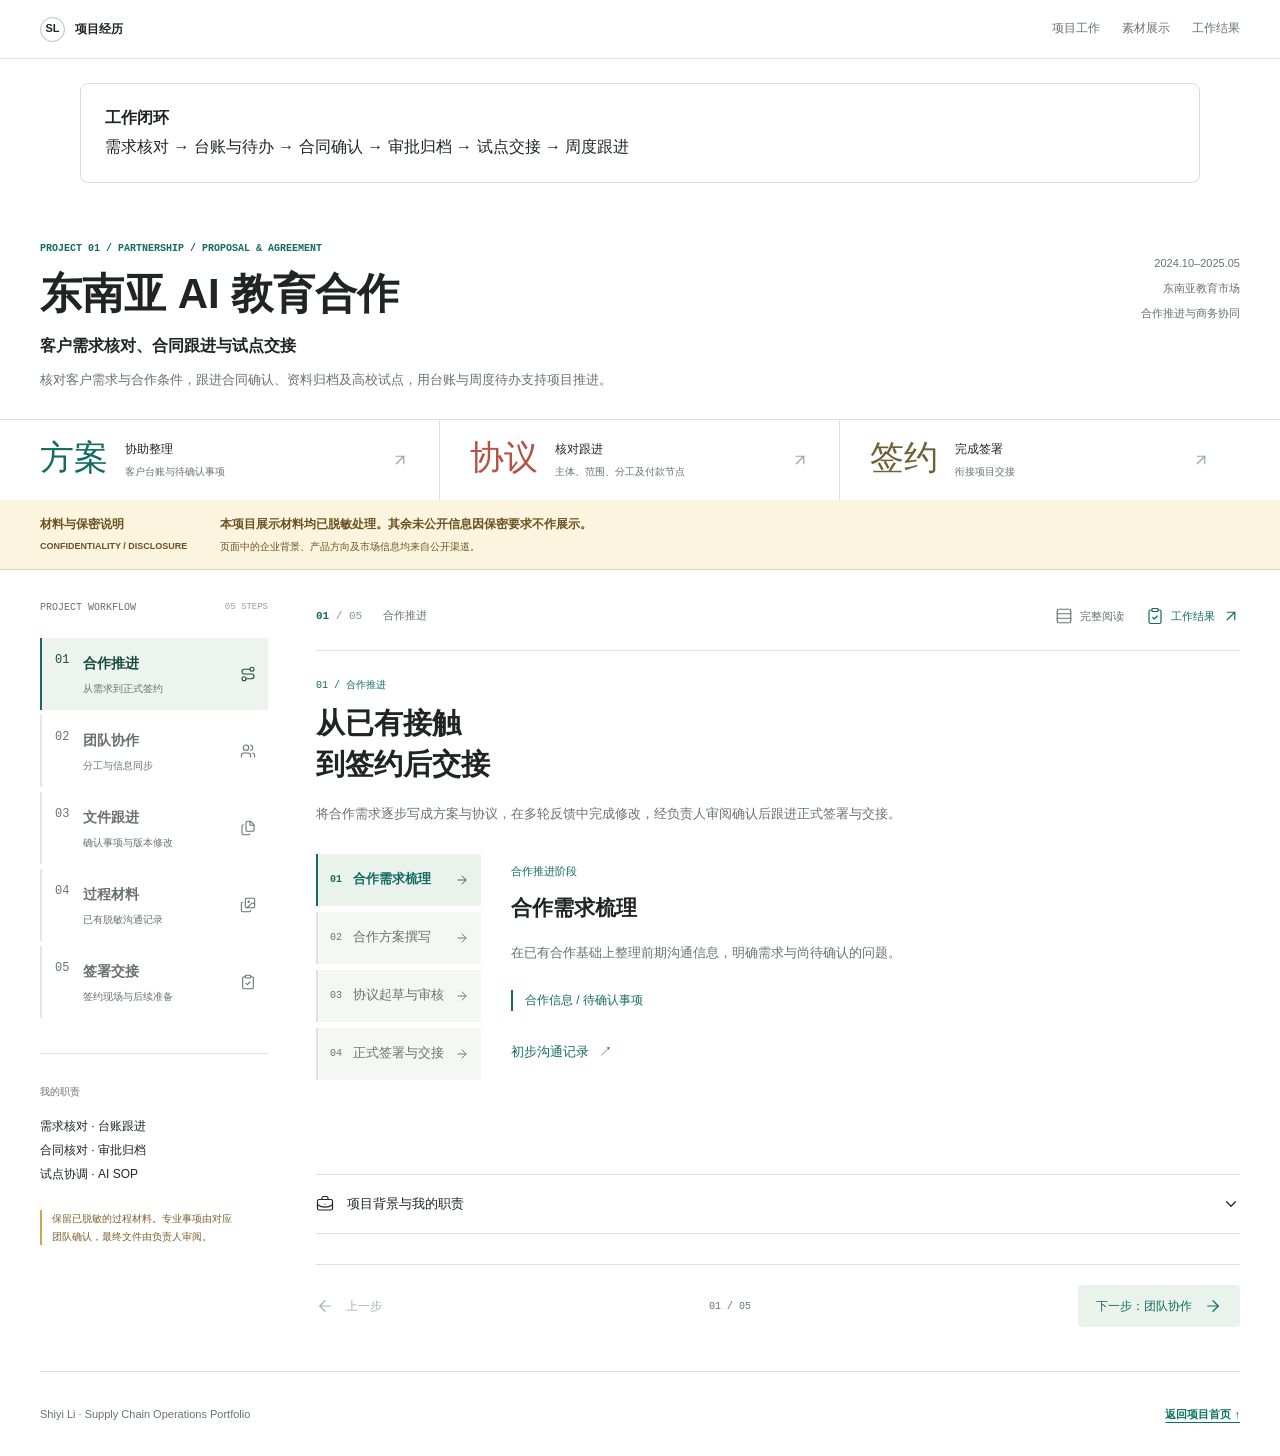
<file: docs/projects/ai-education-partnership/case_study.html>
<!doctype html>
<html lang="zh-CN">
<head>
  <meta charset="UTF-8">
  <meta name="viewport" content="width=device-width, initial-scale=1">
  <meta name="description" content="东南亚 AI 教育产品战略合作推进：协助撰写合作方案及协议初稿，经负责人审阅后跟进签署与交接。展示已脱敏过程材料及签约现场照片。">
  <title>AI 教育产品客户跟进与项目协调 | Shiyi Li</title>
  <style>
    :root {
      --ink: #202e2a; --forest: #163c32; --green: #08765d; --blue: #245bd0;
      --pink: #b23768; --gold: #996014; --yellow: #ffe083; --muted: #5c6c66;
      --line: #d8e1dc; --soft: #f3f6f4; --paper: #fff;
    }
    * { box-sizing: border-box; }
    html { scroll-behavior: smooth; scroll-padding-top: 88px; }
    body { margin: 0; color: var(--ink); background: var(--paper); font: 16px/1.75 Inter, -apple-system, BlinkMacSystemFont, "Segoe UI", "PingFang SC", "Microsoft YaHei", sans-serif; letter-spacing: 0; }
    h1, h2, h3, h4, p, figure { margin: 0; }
    h1, h2, h3, h4 { line-height: 1.4; letter-spacing: 0; text-wrap: balance; }
    p { overflow-wrap: anywhere; }
    a { color: inherit; text-underline-offset: 4px; }
    img { display: block; max-width: 100%; height: auto; }
    button { font: inherit; cursor: pointer; touch-action: manipulation; }
    button, a { -webkit-tap-highlight-color: transparent; }
    [hidden] { display: none !important; }
    :focus-visible { outline: 3px solid var(--pink); outline-offset: 5px; }
    .mono { font-family: "SFMono-Regular", Consolas, monospace; font-variant-numeric: tabular-nums; }
    .wrap { width: min(1180px, calc(100% - 64px)); margin-inline: auto; }
    .skip-link { position: fixed; z-index: 100; top: 8px; left: 12px; transform: translateY(-150%); padding: 8px 12px; background: #fff; }
    .skip-link:focus { transform: none; }
    .topbar { position: sticky; top: 0; z-index: 30; min-height: 64px; display: flex; align-items: center; justify-content: space-between; gap: 24px; padding: 0 max(32px, calc((100% - 1180px) / 2)); background: #163c32fa; color: #fff; border-bottom: 1px solid #ffffff26; }
    .brand { display: inline-flex; align-items: center; gap: 10px; text-decoration: none; font-size: 13px; font-weight: 700; white-space: nowrap; }
    .brand-mark { display: grid; place-items: center; width: 28px; height: 28px; border: 1px solid #ffffff80; border-radius: 50%; font-size: 11px; }
    .topnav { display: flex; gap: 22px; overflow: auto; scrollbar-width: none; }
    .topnav::-webkit-scrollbar { display: none; }
    .topnav a { display: inline-flex; align-items: center; flex-shrink: 0; min-height: 44px; color: #d1e2da; font-size: 12px; text-decoration: none; border-bottom: 2px solid transparent; }
    .topnav a:hover, .topnav a[aria-current="location"] { color: #fff; border-bottom-color: var(--yellow); }
    .topnav .privacy-link { color: var(--yellow); font-weight: 750; }
    .hero { position: relative; isolation: isolate; color: #fff; background: var(--forest); }
    .hero::before { content: ""; position: absolute; inset: 0; z-index: -1; background: linear-gradient(90deg, #102b24fa 0%, #102b24ec 43%, #102b2460 75%, #102b2438 100%), url("../../works/covers/ai-partnership.jpg") center / cover no-repeat; }
    .hero-inner { padding-block: 64px 54px; }
    .eyebrow { color: #ffdf8a; font-size: 11px; font-weight: 750; margin-bottom: 22px; }
    h1 { max-width: 790px; font-size: 56px; font-weight: 850; line-height: 1.22; }
    .hero-copy { max-width: 630px; margin-top: 25px; color: #e2eee7; font-size: 17px; line-height: 1.9; }
    .hero-meta { display: flex; flex-wrap: wrap; gap: 8px 24px; margin-top: 30px; color: #e0e9e3; font-size: 12px; }
    .hero-meta span { padding-left: 10px; border-left: 2px solid #ffdf8a; }
    .hero-foot { display: flex; justify-content: space-between; align-items: center; gap: 24px; margin-top: 38px; padding-top: 20px; border-top: 1px solid #ffffff40; }
    .hero-foot p { color: #d1e2da; font-size: 12px; }
    .hero-foot a { display: inline-flex; gap: 18px; align-items: center; min-height: 44px; color: #ffdf8a; font-size: 13px; font-weight: 700; text-decoration: none; }
    .confidential { background: var(--yellow); color: #362807; border-bottom: 1px solid #d9b759; scroll-margin-top: 0; }
    .confidential-inner { display: grid; grid-template-columns: 220px 1fr; gap: 40px; padding-block: 25px; align-items: center; }
    .confidential-label { display: block; font-size: 19px; line-height: 1.4; }
    .confidential-label small { display: block; margin-top: 7px; font-size: 10px; font-weight: 650; }
    .confidential-copy strong { display: block; font-size: 16px; }
    .confidential-copy p { margin-top: 5px; font-size: 12px; }
    .band { border-bottom: 1px solid var(--line); }
    .band.soft { background: var(--soft); }
    .section { padding-block: 76px; scroll-margin-top: 16px; }
    .section-head { display: grid; grid-template-columns: minmax(0, .85fr) minmax(0, 1.15fr); align-items: start; gap: 70px; margin-bottom: 36px; }
    .index { margin-bottom: 12px; color: var(--green); font-size: 11px; font-weight: 750; }
    h2 { font-size: 36px; font-weight: 800; }
    h3 { font-size: 21px; }
    .section-intro { padding-top: 3px; font-size: 15px; color: var(--muted); line-height: 1.95; }
    .section-intro p + p { margin-top: 12px; }
    .work-grid { display: grid; grid-template-columns: repeat(4, minmax(0, 1fr)); gap: 26px; }
    .work-item { --accent: var(--green); padding-top: 24px; border-top: 3px solid var(--accent); }
    .work-item:nth-child(2) { --accent: var(--blue); }
    .work-item:nth-child(3) { --accent: var(--pink); }
    .work-item:nth-child(4) { --accent: var(--gold); }
    .work-number { display: block; color: var(--accent); font: 42px/1.1 "SFMono-Regular", Consolas, monospace; margin-bottom: 19px; }
    .work-item p { margin-top: 12px; font-size: 13px; color: var(--muted); }
    .timeline { display: grid; grid-template-columns: repeat(4, minmax(0, 1fr)); gap: 22px; padding: 0; margin: 0; list-style: none; }
    .stage { --accent: var(--green); position: relative; min-width: 0; padding-top: 29px; }
    .stage:nth-child(2) { --accent: var(--blue); }
    .stage:nth-child(3) { --accent: var(--pink); }
    .stage:nth-child(4) { --accent: var(--gold); }
    .stage::before { content: ""; position: absolute; top: 0; left: 0; right: -22px; height: 3px; background: var(--accent); }
    .stage:last-child::before { right: 0; }
    .stage:not(:last-child)::after { content: "→"; position: absolute; top: -18px; right: -18px; color: var(--accent); background: var(--soft); font-size: 23px; padding-inline: 4px; }
    .stage-top { display: flex; align-items: center; justify-content: space-between; gap: 14px; color: var(--accent); }
    .stage-top strong { font: 48px/1 "SFMono-Regular", Consolas, monospace; }
    .stage-top span { font-size: 10px; font-weight: 750; }
    .stage h3 { font-size: 20px; margin-top: 22px; min-height: 57px; }
    .stage p { min-height: 80px; margin-top: 12px; color: var(--muted); font-size: 13px; }
    .stage-output { min-height: 88px; padding-block: 17px; margin-top: 16px; border-top: 1px solid var(--line); }
    .stage-output small { display: block; font-size: 10px; color: var(--muted); margin-bottom: 5px; }
    .stage-output strong { display: block; font-size: 12px; font-weight: 650; }
    .stage a { display: inline-flex; min-height: 44px; align-items: center; gap: 14px; font-size: 12px; color: var(--accent); text-decoration: none; border-bottom: 1px solid currentColor; }
    .stage a:hover { background: #e5ece8; }
    .collaboration-map { display: grid; grid-template-columns: minmax(0, .8fr) minmax(0, 1fr) minmax(0, 1.25fr); gap: 62px; align-items: center; padding-block: 24px; }
    .partner { position: relative; border-block: 2px solid var(--blue); padding-block: 27px; }
    .map-label { display: block; color: var(--blue); font-size: 10px; font-weight: 750; margin-bottom: 14px; }
    .partner h3 { font-size: 24px; }
    .partner p { color: var(--muted); font-size: 13px; margin-top: 12px; }
    .partner::after { content: "⇄"; position: absolute; right: -46px; top: 50%; transform: translateY(-50%); color: var(--green); font-size: 25px; }
    .my-role { position: relative; padding: 30px 26px; background: var(--forest); color: #fff; border-radius: 4px; }
    .my-role .map-label { color: #a7e6c8; }
    .my-role h3 { font-size: 25px; line-height: 1.5; }
    .my-role ul { list-style: none; margin: 22px 0 0; padding: 0; color: #d8e9df; font-size: 13px; }
    .my-role li { padding-block: 8px; border-top: 1px solid #ffffff2b; }
    .my-role::after { content: ""; position: absolute; width: 31px; height: 1px; right: -31px; top: 50%; background: #95aea0; }
    .teams { display: grid; gap: 12px; position: relative; }
    .teams::before { content: ""; position: absolute; left: -32px; top: 47px; bottom: 47px; border-left: 1px solid #95aea0; }
    .team { --accent: var(--blue); position: relative; display: grid; grid-template-columns: 35px 1fr; gap: 12px; min-height: 94px; align-items: center; padding: 15px 18px; background: var(--soft); border-left: 3px solid var(--accent); }
    .team:nth-child(2) { --accent: var(--green); }
    .team:nth-child(3) { --accent: var(--pink); }
    .team:nth-child(4) { --accent: var(--gold); }
    .team::before { content: ""; position: absolute; left: -32px; width: 29px; top: 50%; height: 1px; background: #95aea0; }
    .team > span { color: var(--accent); font-size: 12px; }
    .team h4 { font-size: 15px; }
    .team p { color: var(--muted); font-size: 12px; margin-top: 4px; }
    .map-note { margin-top: 22px; padding-top: 19px; border-top: 1px solid var(--line); color: var(--muted); font-size: 12px; }
    .followup-table { border-top: 2px solid var(--ink); }
    .followup-row { display: grid; grid-template-columns: .65fr 1.2fr 1.15fr; gap: 36px; align-items: baseline; padding: 23px 0; border-bottom: 1px solid var(--line); }
    .followup-row.header { padding-block: 12px; font-size: 11px; color: var(--muted); }
    .followup-row h3 { font-size: 16px; }
    .followup-row h3 span { font-size: 11px; color: var(--green); margin-right: 10px; }
    .followup-row p { font-size: 13px; color: var(--muted); }
    .followup-row p:last-child { color: var(--ink); }
    .followup-label { display: none; }
    .records { display: grid; grid-template-columns: repeat(3, minmax(0, 1fr)); gap: 30px; margin-top: 32px; }
    .record { padding-top: 16px; border-top: 3px solid var(--green); }
    .record:nth-child(2) { border-top-color: var(--blue); }
    .record:nth-child(3) { border-top-color: var(--pink); }
    .record h4 { font-size: 15px; }
    .record p { margin-top: 7px; font-size: 12px; color: var(--muted); }
    .evidence-notice { display: flex; align-items: baseline; gap: 24px; padding: 17px 22px; margin-bottom: 32px; color: #362807; background: var(--yellow); border-left: 4px solid #ae790b; }
    .evidence-notice strong { flex-shrink: 0; font-size: 14px; }
    .evidence-notice p { font-size: 12px; }
    .evidence-grid { display: grid; grid-template-columns: repeat(6, minmax(0, 1fr)); gap: 38px 26px; }
    .evidence { grid-column: span 2; min-width: 0; scroll-margin-top: 108px; }
    .evidence:nth-child(-n+2) { grid-column: span 3; }
    .evidence:target { outline: 3px solid var(--green); outline-offset: 10px; }
    .evidence-heading { display: flex; align-items: baseline; justify-content: space-between; gap: 12px; padding-bottom: 12px; }
    .evidence-heading span { font-size: 12px; color: var(--green); font-weight: 750; }
    .evidence-heading time { font-size: 11px; color: var(--muted); }
    .evidence-frame { display: block; position: relative; aspect-ratio: 4 / 3; overflow: hidden; background: #eef0ef; border: 1px solid var(--line); cursor: zoom-in; }
    .evidence:nth-child(-n+2) .evidence-frame { aspect-ratio: 1.9 / 1; }
    .evidence-frame img { width: 100%; height: 100%; object-fit: contain; }
    .evidence-frame:hover { outline: 3px solid var(--green); outline-offset: -3px; }
    .evidence figcaption { margin-top: 16px; padding-top: 15px; border-top: 1px solid var(--line); }
    .evidence figcaption strong { display: block; font-size: 16px; }
    .evidence figcaption p { font-size: 12px; color: var(--muted); margin-top: 7px; }
    .outcomes-band { color: #fff; background: var(--forest); }
    .outcomes-band .index { color: #a7e6c8; }
    .outcomes-band .section-intro { color: #d1e2d9; }
    .outcome-grid { display: grid; grid-template-columns: repeat(3, minmax(0, 1fr)); border-block: 1px solid #ffffff42; }
    .outcome { padding: 30px 28px; }
    .outcome:first-child { padding-left: 0; }
    .outcome + .outcome { border-left: 1px solid #ffffff42; }
    .outcome span { font-size: 10px; color: #ffdf8a; }
    .outcome h3 { font-size: 23px; margin-top: 26px; }
    .outcome p { font-size: 13px; margin-top: 12px; color: #d1e2d9; }
    .signing-evidence { width: min(820px, 100%); margin: 32px auto 0; }
    .signing-evidence .evidence-frame { aspect-ratio: 1188 / 573; border-color: #ffffff42; }
    .signing-evidence figcaption { padding-top: 14px; }
    .signing-evidence figcaption strong { font-size: 16px; }
    .signing-evidence figcaption p { margin-top: 4px; color: #d1e2d9; font-size: 13px; }
    .contribution { display: flex; gap: 26px; margin-top: 30px; align-items: baseline; }
    .contribution strong { flex-shrink: 0; color: #ffdf8a; font-size: 13px; }
    .contribution p { color: #d1e2d9; font-size: 13px; }
    .footer { padding-block: 26px; color: var(--muted); font-size: 11px; }
    .footer .wrap { display: flex; align-items: center; justify-content: space-between; gap: 20px; }
    .footer a { display: inline-flex; align-items: center; min-height: 44px; color: var(--green); font-weight: 700; }
    .lightbox { width: min(1320px, calc(100% - 40px)); max-width: none; height: min(920px, calc(100dvh - 40px)); max-height: none; margin: auto; padding: 0; border: 1px solid #ffffff4a; border-radius: 6px; background: #172a23; color: #fff; }
    .lightbox::backdrop { background: #081510e8; }
    .lightbox[open] { display: grid; grid-template-rows: auto auto minmax(0, 1fr) auto; }
    .lightbox-head { display: flex; align-items: center; justify-content: space-between; gap: 18px; padding: 12px 18px; }
    .lightbox-head h2 { font-size: 16px; }
    .icon-button { display: grid; place-items: center; width: 44px; height: 44px; flex-shrink: 0; padding: 0; border: 1px solid #ffffff55; border-radius: 4px; background: transparent; color: #fff; font-size: 25px; }
    .icon-button:hover:not(:disabled) { background: #ffffff20; }
    .icon-button:disabled { opacity: .3; cursor: default; }
    .lightbox-disclosure { padding: 8px 18px; color: #362807; background: var(--yellow); font-size: 12px; font-weight: 650; }
    .lightbox-visual { min-height: 0; display: grid; place-items: center; padding: 14px; }
    .lightbox-visual img { width: 100%; height: 100%; min-height: 0; object-fit: contain; }
    .lightbox-footer { display: grid; grid-template-columns: 44px minmax(0, 1fr) 44px; gap: 18px; align-items: center; padding: 12px 18px; border-top: 1px solid #ffffff30; }
    .lightbox-caption { min-width: 0; text-align: center; }
    .lightbox-caption p { color: #d1e2d9; font-size: 12px; }
    .lightbox-caption a { display: inline-flex; align-items: center; min-height: 32px; font-size: 11px; color: #ffdf8a; }
    @media (max-width: 1000px) {
      h1 { font-size: 48px; max-width: 720px; } h2 { font-size: 32px; }
      .topnav { gap: 16px; } .brand { font-size: 12px; }
      .section-head { gap: 36px; }
      .confidential-inner { grid-template-columns: 190px 1fr; gap: 26px; }
      .work-grid { gap: 22px; } .work-item h3 { font-size: 19px; }
      .timeline { gap: 18px; } .stage::before { right: -18px; }
      .stage h3 { font-size: 18px; min-height: 51px; } .stage p { min-height: 104px; }
      .collaboration-map { gap: 42px; } .partner::after { right: -34px; }
      .my-role { padding: 24px 20px; } .my-role h3 { font-size: 22px; }
      .my-role::after { right: -21px; width: 21px; } .teams::before { left: -22px; }
      .team { padding-inline: 14px; grid-template-columns: 24px 1fr; gap: 8px; }
      .team::before { width: 19px; left: -22px; }
      .evidence-grid { gap: 30px 22px; } .evidence { grid-column: span 3; }
      .outcome h3 { font-size: 21px; } .outcome { padding-inline: 20px; }
    }
    @media (max-width: 760px) {
      html { scroll-padding-top: 104px; }
      .wrap { width: calc(100% - 36px); }
      .topbar { flex-direction: column; align-items: stretch; gap: 0; padding: 12px 18px 0; }
      .brand { font-size: 12px; } .brand-mark { width: 24px; height: 24px; }
      .topnav { width: 100%; gap: 21px; } .topnav a { font-size: 11px; }
      .hero-inner { padding-block: 38px 28px; }
      .hero::before { background-image: linear-gradient(90deg, #102b24ef 0%, #102b24e0 50%, #102b2490 100%), url("../../works/covers/ai-partnership.jpg"); background-position: center, 62% center; }
      h1 { font-size: 34px; line-height: 1.3; }
      .eyebrow { font-size: 10px; margin-bottom: 16px; }
      .hero-copy { font-size: 14px; margin-top: 20px; }
      .hero-meta { margin-top: 20px; gap: 8px 18px; font-size: 10px; }
      .hero-foot { margin-top: 25px; padding-top: 12px; gap: 16px; }
      .hero-foot p { max-width: 190px; font-size: 10px; } .hero-foot a { font-size: 11px; gap: 8px; flex-shrink: 0; }
      .confidential-inner { grid-template-columns: 1fr; padding-block: 21px; gap: 12px; }
      .confidential-label { font-size: 18px; }
      .confidential-label small { display: none; }
      .confidential-copy strong { font-size: 14px; } .confidential-copy p { font-size: 11px; }
      .section { padding-block: 50px; }
      .section-head { grid-template-columns: 1fr; gap: 18px; margin-bottom: 28px; }
      .section-intro { font-size: 14px; } h2 { font-size: 29px; }
      .index { font-size: 10px; margin-bottom: 10px; }
      .work-grid { grid-template-columns: repeat(2, minmax(0, 1fr)); gap: 28px 24px; }
      .work-item { padding-top: 17px; } .work-number { font-size: 33px; margin-bottom: 12px; }
      .work-item h3 { font-size: 19px; } .work-item p { font-size: 12px; margin-top: 8px; }
      .timeline { grid-template-columns: 1fr; gap: 0; }
      .stage { padding: 0 0 30px 63px; margin-left: 9px; border-left: 2px solid var(--accent); }
      .stage:last-child { padding-bottom: 0; }
      .stage::before { display: none; }
      .stage:not(:last-child)::after { content: "↓"; left: -11px; right: auto; top: auto; bottom: 5px; padding: 0; font-size: 22px; }
      .stage-top strong { position: absolute; left: 15px; top: 3px; font-size: 25px; }
      .stage-top span { font-size: 10px; }
      .stage h3 { margin-top: 7px; font-size: 20px; min-height: 0; }
      .stage p { min-height: 0; margin-top: 10px; font-size: 13px; }
      .stage-output { min-height: 0; padding-block: 12px 0; margin-top: 12px; }
      .stage a { margin-top: 8px; font-size: 11px; }
      .collaboration-map { grid-template-columns: 1fr; gap: 38px; padding: 0; }
      .partner { padding-block: 19px; } .partner h3 { font-size: 23px; }
      .map-label { margin-bottom: 10px; }
      .partner::after { content: "↕"; top: auto; bottom: -36px; left: 28px; right: auto; transform: none; }
      .my-role { padding: 24px; } .my-role h3 { font-size: 24px; }
      .my-role h3 br { display: none; }
      .my-role ul { display: flex; flex-wrap: wrap; gap: 8px 22px; margin-top: 15px; }
      .my-role li { font-size: 12px; }
      .my-role::after { top: 100%; right: auto; left: 40px; width: 1px; height: 38px; }
      .teams { margin-left: 62px; }
      .teams::before { top: 0; left: -22px; bottom: 47px; }
      .team { grid-template-columns: 25px 1fr; min-height: 94px; padding: 15px 13px; }
      .team h4 { font-size: 14px; } .team p { font-size: 11px; }
      .map-note { margin-top: 25px; font-size: 11px; }
      .followup-row { grid-template-columns: 1fr; gap: 10px; padding-block: 22px; }
      .followup-row.header { display: none; }
      .followup-row p { display: grid; grid-template-columns: 68px 1fr; gap: 15px; font-size: 12px; }
      .followup-label { display: inline; color: var(--muted); font-size: 11px; }
      .records { grid-template-columns: 1fr; gap: 20px; }
      .record { display: grid; grid-template-columns: 100px 1fr; gap: 18px; }
      .record h4 { font-size: 14px; } .record p { margin: 0; }
      .evidence-notice { display: block; padding: 15px 17px; margin-bottom: 27px; }
      .evidence-notice p { margin-top: 6px; font-size: 11px; }
      .evidence-grid { grid-template-columns: 1fr; gap: 30px; }
      .evidence, .evidence:nth-child(-n+2) { grid-column: auto; }
      .evidence-heading { padding-bottom: 9px; }
      .evidence figcaption { margin-top: 12px; padding-top: 12px; }
      .outcome-grid { grid-template-columns: 1fr; }
      .outcome, .outcome:first-child { padding: 23px 0; }
      .outcome + .outcome { border-left: 0; border-top: 1px solid #ffffff42; }
      .outcome h3 { margin-top: 10px; font-size: 23px; } .outcome p { margin-top: 8px; }
      .contribution { display: block; margin-top: 25px; } .contribution p { margin-top: 10px; font-size: 12px; }
      .footer .wrap { flex-direction: column; align-items: flex-start; gap: 5px; }
      .lightbox { width: calc(100% - 16px); height: calc(100dvh - 24px); }
      .lightbox-head { padding: 10px 12px; gap: 12px; } .lightbox-head h2 { font-size: 14px; }
      .lightbox-disclosure { padding: 8px 12px; font-size: 11px; }
      .lightbox-visual { padding: 8px; }
      .lightbox-footer { gap: 10px; padding: 12px; } .lightbox-caption p { font-size: 11px; }
    }
    @media (prefers-reduced-motion: reduce) { html { scroll-behavior: auto; } }
  </style>
  <link rel="stylesheet" href="../ai-news-dashboard/case-study-workspace.css">
  <link rel="stylesheet" href="../project-workspace.css">
  <link rel="stylesheet" href="../market-workspace.css">
</head>
<body>
  <a class="skip-link" href="#overview">跳至项目内容</a>
  <header class="topbar">
    <a class="brand" href="../../index.html" aria-label="返回作品集首页"><span class="brand-mark">SL</span><span>Shiyi Li · Supply Chain Operations</span></a>
    <nav class="topnav" aria-label="页面导航">
      <a href="#overview">我的工作</a><a href="#journey">推进路径</a><a href="#collaboration">团队协作</a><a href="#evidence">过程材料</a><a href="#outcome">项目结果</a><a class="privacy-link" href="#confidential">保密说明</a>
    </nav>
  </header>
  <main><div class="case-loop" style="max-width:1120px;margin:24px auto;padding:20px 24px;border:1px solid #61747b44;border-radius:8px;line-height:1.8"><strong>工作闭环</strong><p>需求核对 → 台账与待办 → 合同确认 → 审批归档 → 试点交接 → 周度跟进</p></div>
    <section class="hero" aria-labelledby="project-title">
      <div class="wrap hero-inner">
        <p class="eyebrow">PROJECT 01 / BUSINESS SUPPORT · AI EDUCATION</p>
        <h1 id="project-title">AI 教育产品<br>客户跟进与项目协调</h1>
        <p class="hero-copy">核对客户需求与合作条件，跟进合同确认、资料归档及高校试点，用台账与周度待办支持项目推进。</p>
        <div class="hero-meta"><span>2024.10–2025.05</span><span>东南亚教育市场</span><span>合作推进与商务协同</span></div>
        <div class="hero-foot"><p>商务对接 / 合同跟进 / 高校协调 / AI SOP</p><a href="#journey">项目推进路径 <span aria-hidden="true">↓</span></a></div>
      </div>
    </section>
    <aside class="confidential" id="confidential" aria-labelledby="confidential-title">
      <div class="wrap confidential-inner">
        <strong class="confidential-label" id="confidential-title">材料与保密说明<small>CONFIDENTIALITY / DISCLOSURE</small></strong>
        <div class="confidential-copy"><strong>本项目展示材料均已脱敏处理。其余未公开信息因保密要求不作展示。</strong><p>页面中的企业背景、产品方向及市场信息均来自公开渠道。</p></div>
      </div>
    </aside>

    <div class="band">
      <section class="wrap section" id="overview" aria-labelledby="overview-title">
        <div class="section-head">
          <div><p class="index">01 / 项目概览</p><h2 id="overview-title">我的核心工作</h2></div>
          <div class="section-intro"><p>合作方希望将 AI 教育产品引入东南亚市场，需要进一步确认当地使用需求、产品支持范围与双方分工。</p><p>我将前期讨论整理为合作方案与协议初稿，协助完成撰写，并根据双方及负责人反馈修改，跟进审阅、签署与交接。</p></div>
        </div>
        <div class="work-grid">
          <article class="work-item"><span class="work-number">01</span><h3>合作方案撰写</h3><p>协助完成合作方案，梳理需求、服务范围、双方分工与实施安排。</p></article>
          <article class="work-item"><span class="work-number">02</span><h3>沟通跟进</h3><p>汇总双方反馈，同步产品、技术和业务团队。</p></article>
          <article class="work-item"><span class="work-number">03</span><h3>合作协议起草</h3><p>根据已确认内容协助整理协议，结合反馈修改，提交负责人审核确认。</p></article>
          <article class="work-item"><span class="work-number">04</span><h3>签署与项目交接</h3><p>跟进文件确认和正式签署，整理后续待办，衔接部署与市场准备。</p></article>
        </div>
      </section>
    </div>

    <div class="band soft">
      <section class="wrap section" id="journey" aria-labelledby="journey-title">
        <div class="section-head">
          <div><p class="index">02 / 合作推进路径</p><h2 id="journey-title">从已有接触<br>到签约后交接</h2></div>
          <p class="section-intro">将合作需求逐步写成方案与协议，在多轮反馈中完成修改，经负责人审阅确认后跟进正式签署与交接。</p>
        </div>
        <ol class="timeline" aria-label="四阶段合作推进路径">
          <li class="stage"><div class="stage-top"><strong>01</strong><span>CONTEXT</span></div><h3>合作需求梳理</h3><p>在已有合作基础上整理前期沟通信息，明确需求与尚待确认的问题。</p><div class="stage-output"><small>整理内容</small><strong>合作信息 / 待确认事项</strong></div><a href="#evidence-01">初步沟通记录 <span aria-hidden="true">↗</span></a></li>
          <li class="stage"><div class="stage-top"><strong>02</strong><span>PROPOSAL</span></div><h3>合作方案撰写</h3><p>协助撰写合作方案，将服务范围、双方分工和实施安排整理成书面内容，结合反馈修改。</p><div class="stage-output"><small>撰写内容</small><strong>合作方案 / 修改意见</strong></div><a href="#evidence-02">方案讨论记录 <span aria-hidden="true">↗</span></a></li>
          <li class="stage"><div class="stage-top"><strong>03</strong><span>AGREEMENT</span></div><h3>协议起草与审核</h3><p>根据已确认的合作内容协助整理协议，跟进版本修改，提交负责人审阅确认。</p><div class="stage-output"><small>撰写与跟进</small><strong>协议初稿 / 审阅修改</strong></div><a href="#evidence-04">文件沟通记录 <span aria-hidden="true">↗</span></a></li>
          <li class="stage"><div class="stage-top"><strong>04</strong><span>HANDOFF</span></div><h3>正式签署与交接</h3><p>跟进正式签署，整理已确认事项与后续待办，同步产品部署和市场团队。</p><div class="stage-output"><small>阶段结果</small><strong>正式签约 / 项目交接</strong></div><a href="#outcome">签约现场与结果 <span aria-hidden="true">↗</span></a></li>
        </ol>
      </section>
    </div>

    <div class="band">
      <section class="wrap section" id="collaboration" aria-labelledby="collaboration-title">
        <div class="section-head">
          <div><p class="index">03 / 跨团队协作</p><h2 id="collaboration-title">汇总合作方问题<br>跟进相关团队反馈</h2></div>
          <p class="section-intro">方案与协议撰写中，产品范围、部署条件和合作安排需要由对应团队确认。我汇总双方意见，跟进回复，并将确认内容写入方案与协议版本。</p>
        </div>
        <div class="collaboration-map" aria-label="合作方通过信息整理与沟通跟进，连接并行参与的产品、技术、运营市场和商务管理团队">
          <article class="partner"><span class="map-label">EXTERNAL PARTNER</span><h3>海外合作方</h3><p>当地使用需求<br>方案反馈与合作安排</p></article>
          <article class="my-role"><span class="map-label">MY CONTRIBUTION / 我的工作</span><h3>方案撰写<br>与协议起草</h3><ul><li>协助完成书面初稿</li><li>汇总反馈并修改</li><li>提交审阅、跟进签署</li></ul></article>
          <div class="teams">
            <article class="team"><span class="mono">01</span><div><h4>产品团队</h4><p>产品能力、服务范围与本地化需求</p></div></article>
            <article class="team"><span class="mono">02</span><div><h4>技术团队</h4><p>部署条件、技术支持与实施安排</p></div></article>
            <article class="team"><span class="mono">03</span><div><h4>运营与市场团队</h4><p>当地使用场景与市场准备事项</p></div></article>
            <article class="team"><span class="mono">04</span><div><h4>商务与管理团队</h4><p>合作安排、内部审核与签署确认</p></div></article>
          </div>
        </div>
        <p class="map-note">我协助承担方案与协议初稿的撰写；专业事项由对应团队确认，最终版本经负责人审阅确认后推进签署。</p>
      </section>
    </div>

    <div class="band soft">
      <section class="wrap section" id="followup" aria-labelledby="followup-title">
        <div class="section-head">
          <div><p class="index">04 / 沟通与文件跟进</p><h2 id="followup-title">合作中需要<br>确认哪些事项</h2></div>
          <p class="section-intro">沟通内容涉及当地使用需求、产品支持、双方分工和协议版本。我将相关问题与修改意见整理后，跟进对应团队的确认。</p>
        </div>
        <div class="followup-table" role="table" aria-label="合作事项与参与工作">
          <div class="followup-row header" role="row"><span role="columnheader">确认事项</span><span role="columnheader">讨论内容</span><span role="columnheader">我的工作</span></div>
          <div class="followup-row" role="row"><h3 role="rowheader"><span class="mono">01</span>当地使用需求</h3><p role="cell"><span class="followup-label">讨论内容</span><span>教育场景、用户习惯与本地化要求。</span></p><p role="cell"><span class="followup-label">我的工作</span><span>整理需求与使用场景，汇总需要进一步确认的问题。</span></p></div>
          <div class="followup-row" role="row"><h3 role="rowheader"><span class="mono">02</span>产品与技术支持</h3><p role="cell"><span class="followup-label">讨论内容</span><span>产品服务范围、部署条件及支持安排。</span></p><p role="cell"><span class="followup-label">我的工作</span><span>向产品与技术团队同步问题，整理回复和补充信息。</span></p></div>
          <div class="followup-row" role="row"><h3 role="rowheader"><span class="mono">03</span>双方分工与交接</h3><p role="cell"><span class="followup-label">讨论内容</span><span>双方协作职责与后续实施、市场准备事项。</span></p><p role="cell"><span class="followup-label">我的工作</span><span>将已确认的分工写入合作方案，整理后续交接事项。</span></p></div>
          <div class="followup-row" role="row"><h3 role="rowheader"><span class="mono">04</span>协议与文件版本</h3><p role="cell"><span class="followup-label">讨论内容</span><span>协议修改、信息补充、内部审核与签署节点。</span></p><p role="cell"><span class="followup-label">我的工作</span><span>协助整理协议，按审阅意见修改，核对主体信息、服务范围、双方分工及付款节点，对接业务及财务完成审批、盖章和归档，支持签署及项目交接。</span></p></div>
        </div>
        <div class="records" aria-label="沟通与文件记录">
          <article class="record"><h4>问题清单</h4><p>整理待确认问题，并跟进相关团队回复。</p></article>
          <article class="record"><h4>沟通记录</h4><p>汇总讨论意见，区分已确认内容与后续待办。</p></article>
          <article class="record"><h4>文件版本</h4><p>记录方案修改，跟进核对、审核与签署节点。</p></article>
        </div>
      </section>
    </div>

    <div class="band">
      <section class="wrap section" id="evidence" aria-labelledby="evidence-title">
        <div class="section-head">
          <div><p class="index">05 / WORKING EVIDENCE</p><h2 id="evidence-title">沟通与文件记录</h2></div>
          <p class="section-intro">以下保留五份过程材料，按时间呈现信息同步、方案讨论与文件跟进。说明仅对应材料可见内容，文件发送记录不作为签署证明。</p>
        </div>
        <aside class="evidence-notice" aria-label="过程材料保密提示"><strong>已脱敏材料</strong><p>遮盖部分涉及未公开信息，因保密要求不作展示。以下使用已处理的原始图片。</p></aside>
        <div class="evidence-grid">
          <figure class="evidence" id="evidence-01"><div class="evidence-heading"><span class="mono">RECORD 01</span><time datetime="2025-01-14">2025.01.14</time></div><a class="evidence-frame" href="./assets/evidence-latest-01.jpg" target="_blank" rel="noopener" aria-label="查看初步信息同步原图" title="查看原图"><img src="./assets/evidence-latest-01.jpg" alt="已脱敏的初步信息同步记录，2025年1月14日" loading="lazy" width="1710" height="844"></a><figcaption><strong>初步信息同步</strong><p>同步已有合作信息，整理需要进一步确认的问题。</p></figcaption></figure>
          <figure class="evidence" id="evidence-02"><div class="evidence-heading"><span class="mono">RECORD 02</span><time datetime="2025-01-15">2025.01.15</time></div><a class="evidence-frame" href="./assets/evidence-latest-02.jpg" target="_blank" rel="noopener" aria-label="查看方案反馈与内部讨论原图" title="查看原图"><img src="./assets/evidence-latest-02.jpg" alt="已脱敏的方案反馈与内部讨论记录，2025年1月15日" loading="lazy" width="1569" height="765"></a><figcaption><strong>方案反馈与内部讨论</strong><p>围绕合作方案同步意见，跟进内部反馈。</p></figcaption></figure>
          <figure class="evidence" id="evidence-03"><div class="evidence-heading"><span class="mono">RECORD 03</span><time datetime="2025-02-05">2025.02.05</time></div><a class="evidence-frame" href="./assets/evidence-latest-03.jpg" target="_blank" rel="noopener" aria-label="查看商务事项沟通原图" title="查看原图"><img src="./assets/evidence-latest-03.jpg" alt="已脱敏的商务事项沟通记录，2025年2月5日" loading="lazy" width="1692" height="1336"></a><figcaption><strong>商务事项沟通</strong><p>整理商讨结果，汇总市场与后续合作相关意见。</p></figcaption></figure>
          <figure class="evidence" id="evidence-04"><div class="evidence-heading"><span class="mono">RECORD 04</span><time datetime="2025-02-20">2025.02.20</time></div><a class="evidence-frame" href="./assets/evidence-latest-04.jpg" target="_blank" rel="noopener" aria-label="查看文件核对与流程跟进原图" title="查看原图"><img src="./assets/evidence-latest-04.jpg" alt="已脱敏的文件发送与信息同步记录，2025年2月20日" loading="lazy" width="1688" height="942"></a><figcaption><strong>文件核对与流程跟进</strong><p>发送合作文件，同步待整理的信息与相关问题。</p></figcaption></figure>
          <figure class="evidence" id="evidence-05"><div class="evidence-heading"><span class="mono">RECORD 05</span><time datetime="2025-02-28">2025.02.28</time></div><a class="evidence-frame" href="./assets/evidence-latest-05.jpg" target="_blank" rel="noopener" aria-label="查看文件整理与信息同步原图" title="查看原图"><img src="./assets/evidence-latest-05.jpg" alt="已脱敏的文件整理、发送与存档记录，2025年2月28日" loading="lazy" width="1706" height="1238"></a><figcaption><strong>文件整理与信息同步</strong><p>整理并发送相关文件，配合查阅与存档。</p></figcaption></figure>
        </div>
      </section>
    </div>

    <div class="band outcomes-band">
      <section class="wrap section" id="outcome" aria-labelledby="outcome-title">
        <div class="section-head"><div><p class="index">06 / 项目结果</p><h2 id="outcome-title">合作进入<br>部署与市场准备阶段</h2></div><p class="section-intro">经过双方协商与相关团队推进，合作范围与分工基本确认，正式文件完成签署，并开展后续项目交接。</p></div>
        <div class="outcome-grid">
          <article class="outcome"><span>01 / SCOPE</span><h3>合作范围基本确认</h3><p>明确产品服务范围、双方分工及后续协作安排。</p></article>
          <article class="outcome"><span>02 / AGREEMENT</span><h3>合作文件完成签署</h3><p>完成协议审核与签署，合作安排进入正式文件。</p></article>
          <article class="outcome"><span>03 / NEXT STAGE</span><h3>完成后续交接</h3><p>整理后续事项，项目进入产品部署与市场准备阶段。</p></article>
        </div>
        <figure class="signing-evidence">
          <a class="evidence-frame" href="./assets/06-signing.jpg" target="_blank" rel="noopener" aria-label="查看合作签约仪式现场原图" title="查看原图"><img src="./assets/06-signing.jpg" alt="已脱敏的合作签约仪式现场合影" loading="lazy" width="1188" height="573"></a>
          <figcaption><strong>合作签约仪式现场</strong><p>展示项目正式签约这一阶段性结果。</p></figcaption>
        </figure>
        <div class="contribution"><strong>我的工作</strong><p>协助撰写合作方案与协议初稿，根据反馈修改并提交负责人审阅，跟进正式签署及后续项目交接。</p></div>
      </section>
    </div>
  <div class="band"><section class="wrap section" id="university"><div class="section-head"><div><p class="index">高校合作 / 项目协调</p><h2>衔接演示准备<br>与试点跟进</h2></div><p class="section-intro">协助确认高校需求、试用安排及合作条件，准备产品介绍与合作方案。将现场反馈转为具体待办，支持项目按计划推进。</p></div><div class="work-grid"><article class="work-item"><h3>会前准备</h3><p>确认参会人员、演示账号和培训材料，跟进资料版本及待确认需求。</p></article><article class="work-item"><h3>现场协调</h3><p>配合产品演示及试点，记录使用问题，协调产品团队处理。</p></article><article class="work-item"><h3>会后跟进</h3><p>整理会议纪要，明确负责人和完成时间，每周汇总进展及未完成事项。</p></article><article class="work-item"><h3>资料交接</h3><p>归档会议材料和反馈记录，整理下一步安排，支持后续合作沟通。</p></article></div><figure style="margin-top:32px"><img src="../../works/covers/education-pilot.png" alt="高校交流活动图片" loading="lazy" style="max-width:100%;height:auto"></figure></section></div><div class="band soft"><section class="wrap section" id="sop"><div class="section-head"><div><p class="index">工作方法 / AI + SOP</p><h2>把重复工作<br>整理为执行清单</h2></div><p class="section-intro">利用 AI 整理客户跟进与资料准备的流程初稿，人工核对合作条件与合同信息，形成检查清单和常用模板。</p></div><div class="work-grid"><article class="work-item"><h3>需求登记</h3><p>记录客户、联系人、沟通要点、待确认事项和下一步安排。</p></article><article class="work-item"><h3>资料准备</h3><p>准备产品介绍、合作方案和会议材料，核对版本及附件。</p></article><article class="work-item"><h3>合同流转</h3><p>核对主体、范围、分工和付款节点，记录修改意见及审批进度。</p></article><article class="work-item"><h3>项目交接</h3><p>归档文件，整理负责人、完成时间和未完成事项。</p></article></div></section></div></main>
  <footer class="footer"><div class="wrap"><span>Shiyi Li · Supply Chain Operations Portfolio</span><a href="../../index.html">返回项目首页 ↑</a></div></footer>

  <dialog class="lightbox" aria-labelledby="lightbox-title" aria-describedby="lightbox-disclosure">
    <header class="lightbox-head"><h2 id="lightbox-title">项目材料</h2><button class="icon-button" id="lightbox-close" type="button" aria-label="关闭大图" title="关闭大图" autofocus>×</button></header>
    <p class="lightbox-disclosure" id="lightbox-disclosure">已脱敏材料 · 未公开信息因保密要求不作展示</p>
    <div class="lightbox-visual"><img alt="" hidden></div>
    <footer class="lightbox-footer"><button class="icon-button" id="lightbox-prev" type="button" aria-label="上一张材料" title="上一张材料">←</button><div class="lightbox-caption" aria-live="polite"><p id="lightbox-caption"></p><a id="lightbox-original" target="_blank" rel="noopener">打开原图 ↗</a></div><button class="icon-button" id="lightbox-next" type="button" aria-label="下一张材料" title="下一张材料">→</button></footer>
  </dialog>
  <script>
    const lightbox = document.querySelector('.lightbox');
    const links = [...document.querySelectorAll('.evidence-frame')];
    const preview = lightbox.querySelector('img');
    const previous = document.querySelector('#lightbox-prev');
    const next = document.querySelector('#lightbox-next');
    let activeIndex = 0;
    let opener = null;
    let previousOverflow = '';

    function showImage(index) {
      activeIndex = index;
      const link = links[index];
      const figure = link.closest('figure');
      preview.src = link.href;
      preview.alt = link.querySelector('img').alt;
      preview.hidden = false;
      document.querySelector('#lightbox-title').textContent = figure.querySelector('figcaption strong').textContent;
      const detail = figure.querySelector('time')?.textContent || figure.querySelector('figcaption p').textContent;
      document.querySelector('#lightbox-caption').textContent = `${String(index + 1).padStart(2, '0')} / ${String(links.length).padStart(2, '0')} · ${detail}`;
      document.querySelector('#lightbox-original').href = link.href;
      previous.disabled = index === 0;
      next.disabled = index === links.length - 1;
    }

    // Image links remain usable when dialog support or JavaScript is unavailable.
    if (typeof lightbox.showModal === 'function') {
      links.forEach((link, index) => link.addEventListener('click', (event) => {
        if (event.ctrlKey || event.metaKey || event.shiftKey || event.altKey) return;
        event.preventDefault();
        opener = link;
        previousOverflow = document.body.style.overflow;
        showImage(index);
        lightbox.showModal();
        document.body.style.overflow = 'hidden';
      }));
    }
    document.querySelector('#lightbox-close').addEventListener('click', () => lightbox.close());
    previous.addEventListener('click', () => { if (activeIndex > 0) showImage(activeIndex - 1); });
    next.addEventListener('click', () => { if (activeIndex < links.length - 1) showImage(activeIndex + 1); });
    lightbox.addEventListener('keydown', (event) => {
      if (event.key === 'Tab') {
        const controls = [...lightbox.querySelectorAll('button:not(:disabled), a[href]')];
        const first = controls[0];
        const last = controls[controls.length - 1];
        if (event.shiftKey && document.activeElement === first) { event.preventDefault(); last.focus(); }
        else if (!event.shiftKey && document.activeElement === last) { event.preventDefault(); first.focus(); }
      }
      if (event.key === 'ArrowLeft' && activeIndex > 0) { event.preventDefault(); showImage(activeIndex - 1); }
      if (event.key === 'ArrowRight' && activeIndex < links.length - 1) { event.preventDefault(); showImage(activeIndex + 1); }
    });
    lightbox.addEventListener('click', (event) => {
      const box = lightbox.getBoundingClientRect();
      if (event.target === lightbox && (event.clientX < box.left || event.clientX > box.right || event.clientY < box.top || event.clientY > box.bottom)) lightbox.close();
    });
    lightbox.addEventListener('close', () => {
      document.body.style.overflow = previousOverflow;
      preview.hidden = true;
      preview.removeAttribute('src');
      if (opener) opener.focus({ preventScroll: true });
    });
    if ('IntersectionObserver' in window) {
      const navLinks = [...document.querySelectorAll('.topnav a')];
      const observer = new IntersectionObserver((entries) => {
        const visible = entries.filter(entry => entry.isIntersecting).sort((a, b) => a.boundingClientRect.top - b.boundingClientRect.top)[0];
        if (!visible) return;
        navLinks.forEach(link => {
          if (link.hash === '#' + visible.target.id) link.setAttribute('aria-current', 'location');
          else link.removeAttribute('aria-current');
        });
      }, { rootMargin: '-110px 0px -55% 0px' });
      navLinks.forEach(link => { const target = document.querySelector(link.hash); if (target) observer.observe(target); });
    }
  </script>
  <script src="../ai-news-dashboard/lucide.min.js"></script>
  <script src="../project-workspace.js" data-project="partnership"></script>
</body>
</html>
</file>
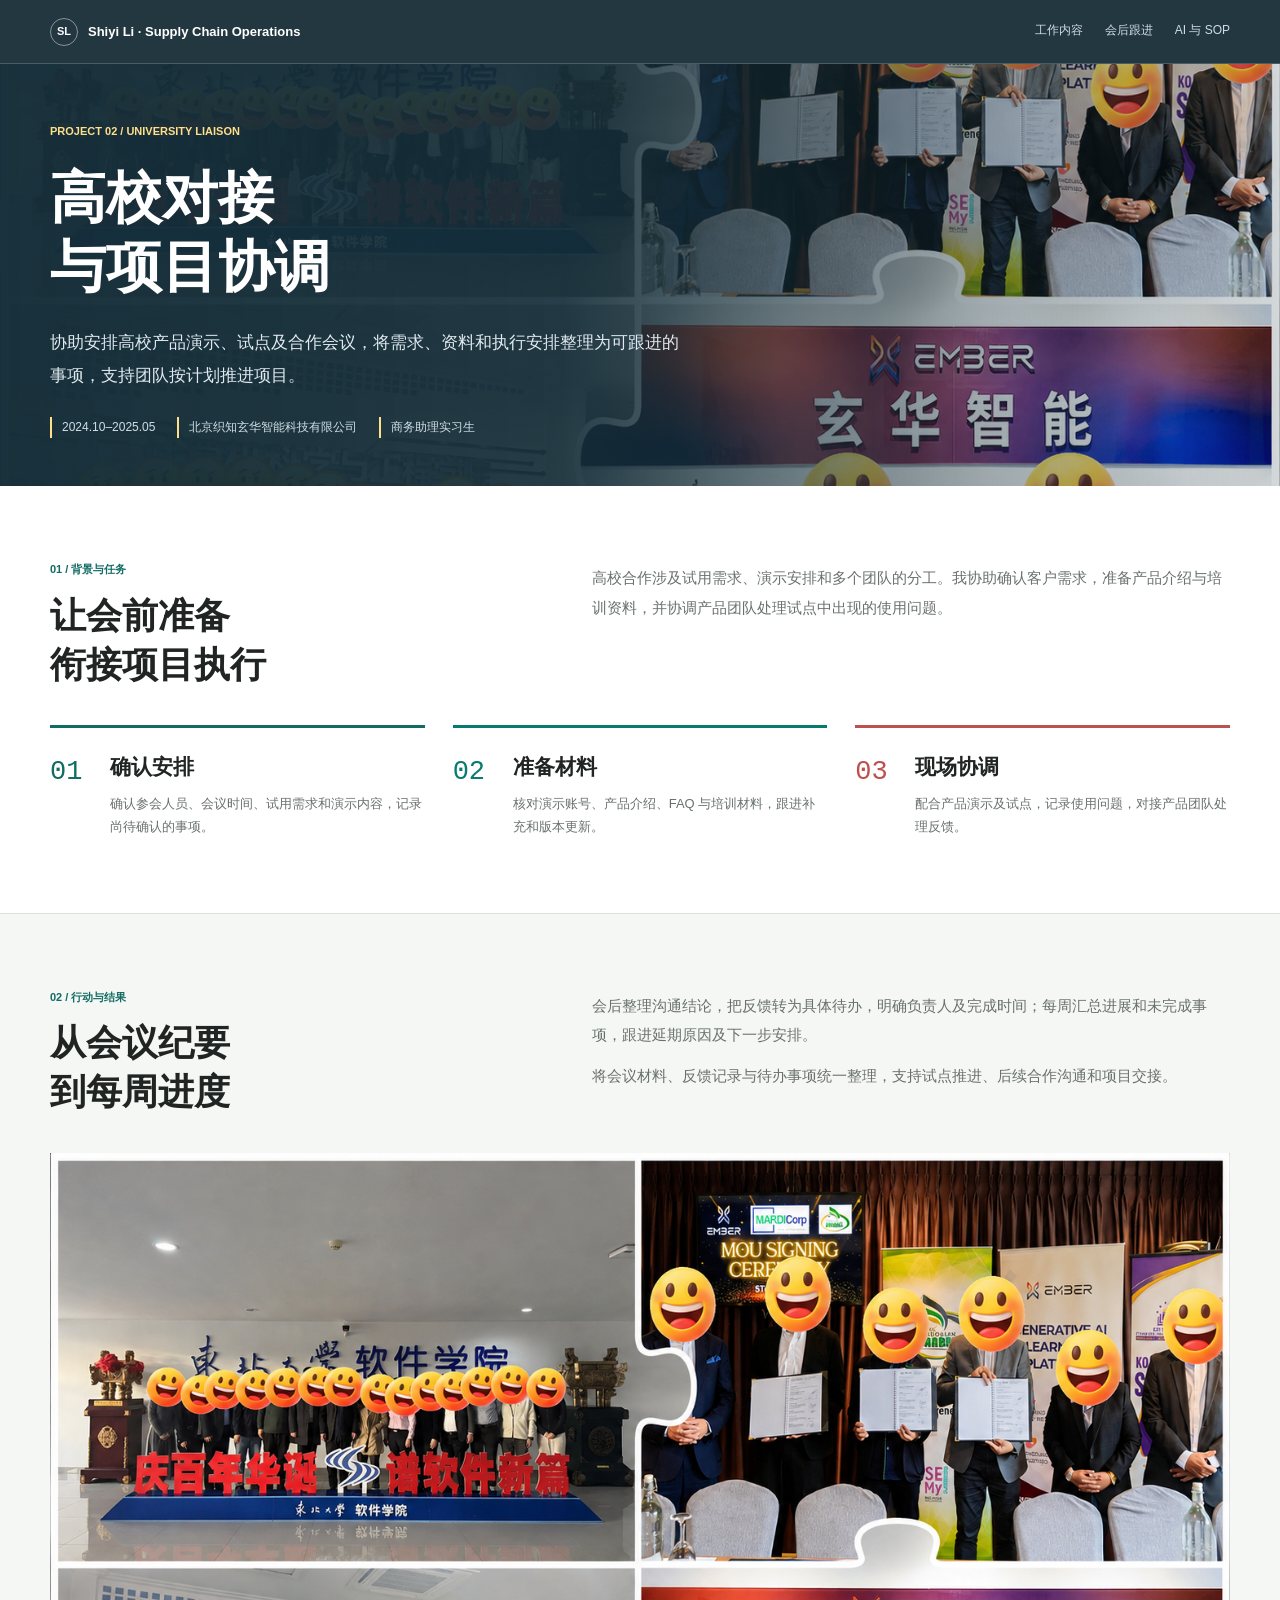
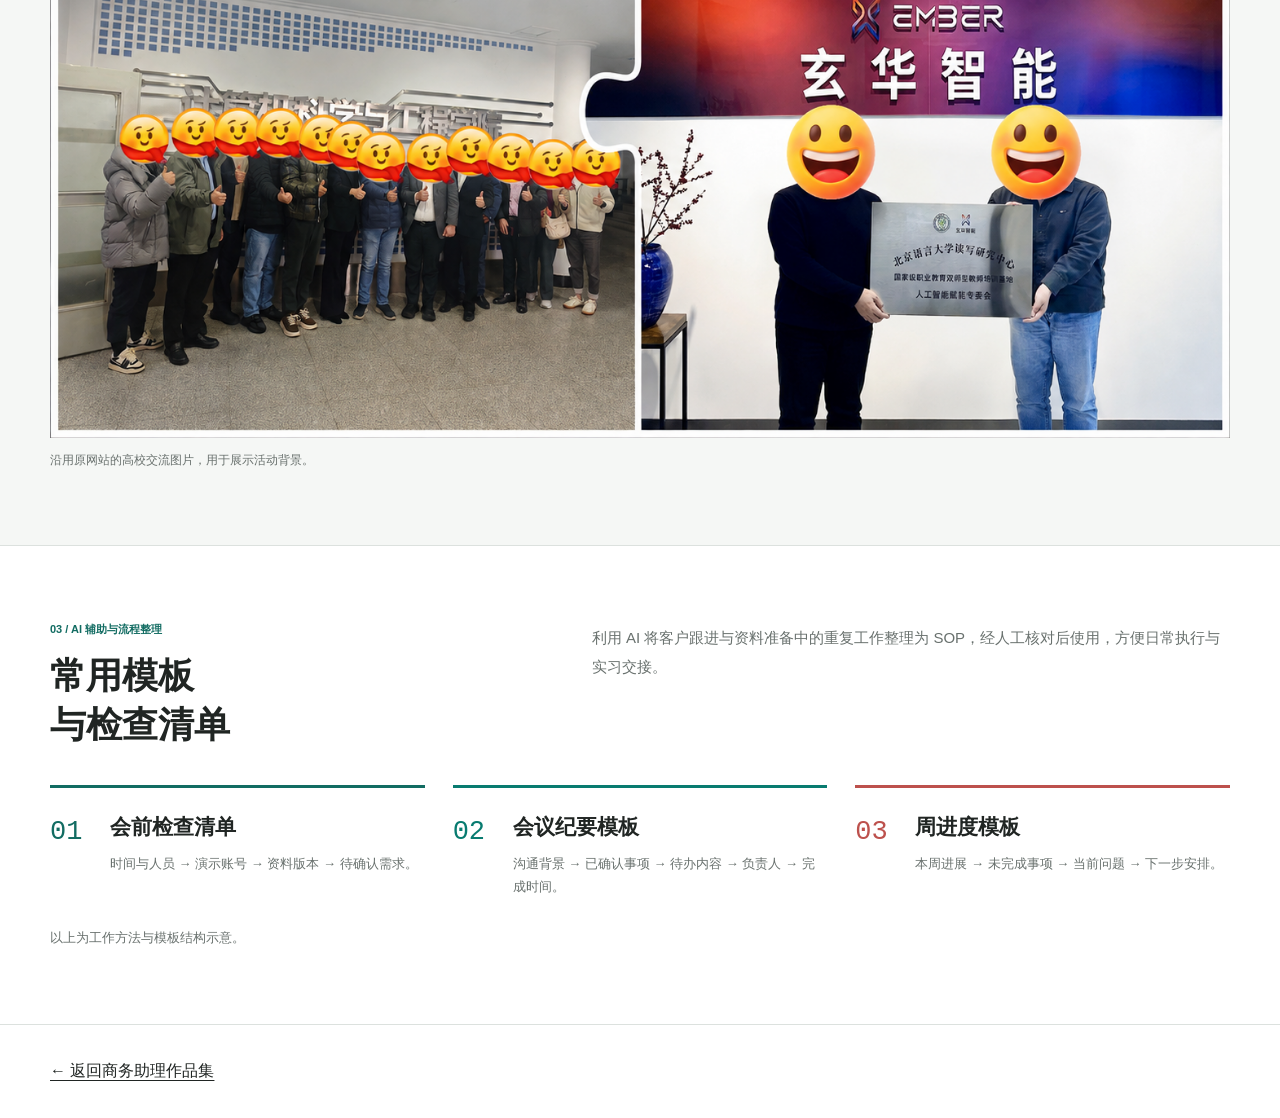
<file: docs/projects/ai-education-product/case_study.html>
<!doctype html>
<html lang="zh-CN">
<head>
  <meta charset="UTF-8">
  <meta name="viewport" content="width=device-width, initial-scale=1">
  <meta name="description" content="AI 教育产品高校对接与项目协调：从0到1建设公众号内容，对接高校、安排宣讲与体验流程，负责现场组织、使用答疑和反馈跟进。">
  <title>AI 教育产品高校对接与项目协调 | Shiyi Li</title>
  <style>
    :root {
      --ink: #202e36; --dark: #20343d; --blue: #2462c8; --teal: #087b70;
      --pink: #b13a69; --gold: #94651a; --yellow: #ffe083; --muted: #5d6c77;
      --line: #d6dfe5; --soft: #f3f6f8; --paper: #fff;
    }
    * { box-sizing: border-box; }
    html { scroll-behavior: smooth; scroll-padding-top: 88px; }
    body { margin: 0; color: var(--ink); background: #fff; font: 16px/1.8 Inter, -apple-system, BlinkMacSystemFont, "Segoe UI", "PingFang SC", "Microsoft YaHei", sans-serif; letter-spacing: 0; }
    h1, h2, h3, h4, p, figure { margin: 0; }
    h1, h2, h3, h4 { line-height: 1.4; text-wrap: balance; letter-spacing: 0; }
    p { overflow-wrap: anywhere; }
    a { color: inherit; text-underline-offset: 4px; }
    img { display: block; max-width: 100%; height: auto; }
    button { font: inherit; cursor: pointer; touch-action: manipulation; }
    button, a { -webkit-tap-highlight-color: transparent; }
    [hidden] { display: none !important; }
    :focus-visible { outline: 3px solid var(--pink); outline-offset: 5px; }
    .mono { font-family: "SFMono-Regular", Consolas, monospace; font-variant-numeric: tabular-nums; }
    .wrap { width: min(1180px, calc(100% - 64px)); margin-inline: auto; }
    .skip-link { position: fixed; left: 12px; top: 8px; z-index: 100; transform: translateY(-150%); padding: 8px 12px; background: #fff; }
    .skip-link:focus { transform: none; }
    .nav { position: sticky; top: 0; z-index: 30; display: flex; align-items: center; justify-content: space-between; gap: 24px; min-height: 64px; padding: 0 max(32px, calc((100% - 1180px) / 2)); color: #fff; background: #20343dfb; border-bottom: 1px solid #ffffff30; }
    .brand { display: inline-flex; align-items: center; gap: 10px; font-size: 13px; font-weight: 750; text-decoration: none; white-space: nowrap; }
    .brand-mark { display: grid; place-items: center; width: 28px; height: 28px; border: 1px solid #ffffff75; border-radius: 50%; font-size: 11px; }
    .nav-links { display: flex; gap: 22px; min-width: 0; overflow: auto; scrollbar-width: none; }
    .nav-links::-webkit-scrollbar { display: none; }
    .nav-links a { display: inline-flex; flex-shrink: 0; align-items: center; min-height: 44px; color: #d1dde4; font-size: 12px; border-bottom: 2px solid transparent; text-decoration: none; }
    .nav-links a:hover, .nav-links a[aria-current="location"] { color: #fff; border-bottom-color: var(--yellow); }
    .hero { position: relative; isolation: isolate; color: #fff; background: var(--dark); }
    .hero::before { content: ""; position: absolute; inset: 0; z-index: -1; background: linear-gradient(90deg, #152e39fa 0%, #152e39eb 44%, #152e3965 77%, #152e392e 100%), url("../../works/covers/education-pilot.png") center 39% / cover no-repeat; }
    .hero-inner { padding-block: 58px 48px; }
    .eyebrow { margin-bottom: 22px; color: #ffdf8a; font-size: 11px; font-weight: 750; }
    h1 { max-width: 870px; font-size: 56px; line-height: 1.23; font-weight: 850; }
    .hero-copy { max-width: 640px; margin-top: 24px; color: #e1eaf0; font-size: 17px; line-height: 1.95; }
    .hero-meta { display: flex; gap: 8px 22px; flex-wrap: wrap; margin-top: 25px; color: #d0dfe6; font-size: 12px; }
    .hero-meta span { padding-left: 10px; border-left: 2px solid #ffdf8a; }
    .hero-foot { display: flex; justify-content: space-between; align-items: center; gap: 24px; margin-top: 30px; padding-top: 17px; border-top: 1px solid #ffffff40; }
    .hero-foot p { color: #d0dfe6; font-size: 12px; }
    .hero-foot a { display: inline-flex; min-height: 44px; align-items: center; gap: 16px; color: #ffdf8a; text-decoration: none; font-size: 12px; font-weight: 750; }
    .disclosure { color: #362807; background: var(--yellow); border-bottom: 1px solid #d9b759; }
    .disclosure-inner { display: grid; grid-template-columns: 205px 1fr; align-items: center; gap: 40px; padding-block: 22px; }
    .disclosure h2 { font-size: 18px; }
    .disclosure strong { display: block; font-size: 15px; }
    .disclosure p { margin-top: 5px; font-size: 12px; }
    .snapshot { border-bottom: 1px solid var(--line); }
    .metric-row { display: grid; grid-template-columns: repeat(4, minmax(0, 1fr)); }
    .metric { --accent: var(--blue); display: grid; grid-template-columns: 1fr; align-content: start; gap: 12px; padding: 27px 24px; border-right: 1px solid var(--line); }
    .metric:first-child { padding-left: 0; }
    .metric:nth-child(2) { --accent: var(--teal); }
    .metric:nth-child(3) { --accent: var(--gold); }
    .metric:last-child { --accent: var(--pink); border: 0; }
    .metric strong { color: var(--accent); font: 48px/1.2 "SFMono-Regular", Consolas, monospace; }
    .metric b { display: block; font-size: 14px; }
    .metric span { display: block; margin-top: 4px; font-size: 11px; color: var(--muted); }
    .band { border-bottom: 1px solid var(--line); }
    .band.soft { background: var(--soft); }
    .section { padding-block: 74px; scroll-margin-top: 14px; }
    .section-head { display: grid; grid-template-columns: minmax(0, .85fr) minmax(0, 1.15fr); gap: 70px; margin-bottom: 36px; align-items: start; }
    .kicker { color: var(--blue); font-size: 11px; font-weight: 750; margin-bottom: 12px; }
    h2 { font-size: 36px; line-height: 1.35; font-weight: 800; }
    h3 { font-size: 21px; } h4 { font-size: 16px; }
    .lead { color: var(--muted); font-size: 15px; line-height: 1.95; padding-top: 3px; }
    .lead p + p { margin-top: 12px; }
    .responsibilities { display: grid; grid-template-columns: repeat(3, minmax(0, 1fr)); gap: 28px; }
    .responsibility { --accent: var(--blue); display: grid; grid-template-columns: 40px 1fr; gap: 20px; padding-top: 24px; border-top: 3px solid var(--accent); }
    .responsibility:nth-child(2) { --accent: var(--teal); }
    .responsibility:nth-child(3) { --accent: var(--pink); }
    .responsibility > span { color: var(--accent); font: 27px/1.5 "SFMono-Regular", Consolas, monospace; }
    .responsibility p { margin-top: 10px; color: var(--muted); font-size: 13px; }
    .subheading { display: flex; align-items: baseline; justify-content: space-between; gap: 16px; flex-wrap: wrap; margin-bottom: 22px; }
    .subheading h3 { font-size: 18px; }
    .example-label { color: var(--gold); font-size: 11px; font-weight: 650; }
    .usage-path { display: grid; grid-template-columns: repeat(5, minmax(0, 1fr)); gap: 24px; padding: 0; list-style: none; margin: 0 0 44px; }
    .usage-path li { --accent: var(--blue); position: relative; padding-top: 22px; border-top: 3px solid var(--accent); }
    .usage-path li:nth-child(2) { --accent: var(--teal); }
    .usage-path li:nth-child(3) { --accent: var(--pink); }
    .usage-path li:nth-child(4) { --accent: var(--gold); }
    .usage-path li:nth-child(5) { --accent: var(--teal); }
    .usage-path li:not(:last-child)::after { content: "→"; position: absolute; right: -23px; top: -20px; background: var(--soft); color: var(--accent); font-size: 23px; padding-inline: 3px; }
    .path-number { display: block; color: var(--accent); font: 33px/1.1 "SFMono-Regular", Consolas, monospace; margin-bottom: 16px; }
    .usage-path h4 { font-size: 16px; }
    .usage-path p { margin-top: 9px; font-size: 12px; color: var(--muted); }
    .feedback-toolbar { display: flex; align-items: center; justify-content: space-between; flex-wrap: wrap; gap: 16px 28px; margin-bottom: 22px; }
    .feedback-tabs { display: flex; width: min(580px, 100%); padding: 4px; border: 1px solid #c7d3db; border-radius: 6px; background: #fff; }
    .feedback-tabs button { flex: 1; min-width: 0; min-height: 44px; padding: 8px 12px; border: 0; border-radius: 3px; color: var(--muted); background: transparent; font-size: 13px; }
    .feedback-tabs button[aria-selected="true"] { color: #fff; background: var(--dark); }
    .feedback-tabs button:hover:not([aria-selected="true"]) { color: var(--blue); background: var(--soft); }
    .decision-panel { min-width: 0; padding: 28px 0; border-block: 1px solid var(--line); }
    .decision-panel + .decision-panel { margin-top: 28px; }
    .feedback-enhanced .decision-panel { margin-top: 0; }
    .case-question { display: grid; grid-template-columns: 62px 1fr; gap: 22px; align-items: center; min-height: 91px; padding-bottom: 25px; }
    .case-question > span { color: var(--blue); font: 42px/1.1 "SFMono-Regular", Consolas, monospace; }
    .case-question small { display: block; color: var(--muted); font-size: 10px; margin-bottom: 7px; }
    .case-question h3 { font-size: 23px; }
    .decision-columns { display: grid; grid-template-columns: repeat(3, minmax(0, 1fr)); gap: 30px; }
    .decision-column { --accent: var(--blue); padding-top: 18px; border-top: 3px solid var(--accent); }
    .decision-column:nth-child(2) { --accent: var(--teal); }
    .decision-column:nth-child(3) { --accent: var(--pink); }
    .decision-column h4 { color: var(--accent); font-size: 16px; }
    .decision-column p { min-height: 94px; margin-top: 12px; color: var(--muted); font-size: 14px; line-height: 1.95; }
    .decision-column small { display: block; padding-top: 13px; border-top: 1px solid var(--line); font-size: 11px; color: var(--muted); }
    .example-note { margin-top: 20px; font-size: 11px; color: var(--muted); }
    .content-grid { display: grid; grid-template-columns: repeat(4, minmax(0, 1fr)); gap: 24px; }
    .content-item { --accent: var(--blue); padding: 25px 22px; border: 1px solid var(--line); border-top: 4px solid var(--accent); border-radius: 5px; background: #fff; }
    .content-item:nth-child(2) { --accent: var(--teal); }
    .content-item:nth-child(3) { --accent: var(--pink); }
    .content-item:nth-child(4) { --accent: var(--gold); }
    .content-item > span { display: block; color: var(--accent); font: 35px/1.2 "SFMono-Regular", Consolas, monospace; }
    .content-item h3 { margin-top: 22px; font-size: 21px; }
    .content-item p { min-height: 76px; margin-top: 12px; color: var(--muted); font-size: 13px; }
    .content-item small { display: block; font-size: 11px; color: var(--accent); margin-top: 18px; padding-top: 13px; border-top: 1px solid var(--line); }
    .document-outline { display: grid; grid-template-columns: .8fr 1.2fr; gap: 60px; margin-top: 40px; padding-top: 32px; border-top: 1px solid var(--line); }
    .outline-intro h3 { margin-bottom: 12px; font-size: 23px; }
    .outline-intro p { color: var(--muted); font-size: 13px; margin-top: 17px; }
    .outline-steps { list-style: none; margin: 0; padding: 0; }
    .outline-steps li { display: grid; grid-template-columns: 30px 92px 1fr; gap: 20px; align-items: baseline; padding: 14px 0; border-bottom: 1px solid var(--line); }
    .outline-steps li:first-child { padding-top: 0; }
    .outline-steps li span { color: var(--blue); font-size: 11px; }
    .outline-steps li strong { font-size: 14px; }
    .outline-steps li p { color: var(--muted); font-size: 12px; }
    .pilot-stages { display: grid; grid-template-columns: repeat(4, minmax(0, 1fr)); gap: 28px; margin-bottom: 32px; }
    .pilot-stage { --accent: var(--blue); padding-top: 24px; border-top: 3px solid var(--accent); }
    .pilot-stage:nth-child(2) { --accent: var(--teal); }
    .pilot-stage:nth-child(3) { --accent: var(--pink); }
    .pilot-stage:nth-child(4) { --accent: var(--gold); }
    .workflow-summary { display: flex; flex-wrap: wrap; align-items: center; gap: 10px 18px; margin-top: 30px; padding-top: 22px; border-top: 1px solid var(--line); font-size: 13px; font-weight: 650; }
    .workflow-summary b { color: var(--teal); }
    .practice-note { margin: 0 0 32px; padding: 18px 0; border-block: 1px solid var(--line); font-size: 14px; color: var(--muted); }
    .practice-note strong { color: var(--ink); margin-right: 12px; }
    .pilot-stage span { color: var(--accent); font-size: 10px; font-weight: 750; }
    .pilot-stage h3 { margin-top: 16px; font-size: 23px; }
    .pilot-stage p { color: var(--muted); font-size: 13px; margin-top: 13px; }
    .field-evidence { display: grid; grid-template-columns: minmax(0, 1.65fr) minmax(0, .75fr); gap: 36px; align-items: start; }
    .photo-link { display: block; background: #e4eaed; border: 1px solid var(--line); cursor: zoom-in; }
    .photo-link img { width: 100%; height: auto; aspect-ratio: 1448 / 1086; object-fit: contain; }
    .photo-link:hover { outline: 3px solid var(--teal); outline-offset: -3px; }
    .field-evidence figcaption { margin-top: 15px; font-size: 12px; color: var(--muted); }
    .evidence-context { padding-top: 20px; border-top: 2px solid var(--ink); }
    .evidence-context h3 { font-size: 22px; }
    .evidence-context > p { margin-top: 14px; font-size: 13px; color: var(--muted); }
    .evidence-context dl { margin: 27px 0 0; }
    .evidence-context dl > div { padding-block: 15px; border-top: 1px solid var(--line); }
    .evidence-context dt { font-size: 13px; font-weight: 700; }
    .evidence-context dd { margin: 6px 0 0; font-size: 12px; color: var(--muted); }
    .image-note { margin-top: 22px; padding: 15px 17px; border-left: 3px solid #ae790b; color: #362807; background: var(--yellow); font-size: 11px; }
    .results-band { color: #fff; background: var(--dark); }
    .results-band .kicker { color: #9adacb; }
    .results-band .lead { color: #d1dfe6; }
    .result-list { list-style: none; margin: 0; padding: 0; border-top: 1px solid #ffffff40; }
    .result-list li { display: grid; grid-template-columns: 55px .8fr 1.2fr; align-items: baseline; gap: 28px; padding-block: 26px; border-bottom: 1px solid #ffffff40; }
    .result-list li > span { font: 22px/1.2 "SFMono-Regular", Consolas, monospace; color: #ffdf8a; }
    .result-list h3 { font-size: 21px; }
    .result-list p { font-size: 14px; color: #d1dfe6; }
    .scope-note { margin-top: 28px; font-size: 12px; color: #d1dfe6; }
    .scope-note strong { color: #ffdf8a; margin-right: 14px; }
    .footer { padding-block: 24px; color: var(--muted); font-size: 11px; }
    .footer .wrap { display: flex; align-items: center; justify-content: space-between; gap: 20px; }
    .footer a { display: inline-flex; min-height: 44px; align-items: center; color: var(--blue); font-weight: 700; }
    @media (max-width: 1000px) {
      h1 { font-size: 48px; } h2 { font-size: 32px; }
      .nav-links { gap: 17px; } .brand { font-size: 12px; }
      .section-head { gap: 36px; }
      .metric { grid-template-columns: 1fr; gap: 7px; padding-inline: 22px; }
      .metric strong { font-size: 43px; }
      .responsibility { gap: 13px; grid-template-columns: 33px 1fr; }
      .responsibility h3 { font-size: 19px; }
      .usage-path { gap: 18px; } .usage-path li:not(:last-child)::after { right: -20px; }
      .usage-path h4 { font-size: 15px; }
      .decision-columns { gap: 24px; } .decision-column p { min-height: 120px; }
      .content-grid { grid-template-columns: repeat(2, minmax(0, 1fr)); }
      .content-item { padding: 24px; } .content-item p { min-height: 48px; }
      .document-outline { gap: 34px; }
      .pilot-stages { grid-template-columns: repeat(2, minmax(0, 1fr)); }
      .field-evidence { grid-template-columns: 1.4fr 1fr; gap: 26px; }
      .evidence-context { padding-top: 16px; } .evidence-context h3 { font-size: 20px; }
    }
    @media (max-width: 760px) {
      html { scroll-padding-top: 104px; }
      .wrap { width: calc(100% - 36px); }
      .nav { flex-direction: column; align-items: stretch; padding: 12px 18px 0; gap: 0; }
      .brand { font-size: 12px; } .brand-mark { width: 24px; height: 24px; }
      .nav-links { width: 100%; gap: 23px; } .nav-links a { font-size: 11px; }
      .hero-inner { padding-block: 36px 26px; }
      .hero::before { background-image: linear-gradient(90deg, #152e39ed 0%, #152e39db 50%, #152e3990 100%), url("../../works/covers/education-pilot.png"); background-position: center, 61% center; }
      h1 { font-size: 32px; line-height: 1.35; }
      .eyebrow { font-size: 10px; margin-bottom: 16px; }
      .hero-copy { font-size: 14px; margin-top: 19px; }
      .hero-meta { font-size: 10px; gap: 7px 16px; margin-top: 20px; }
      .hero-foot { margin-top: 24px; padding-top: 12px; gap: 18px; }
      .hero-foot p { font-size: 10px; max-width: 178px; }
      .hero-foot a { font-size: 11px; flex-shrink: 0; gap: 10px; }
      .disclosure-inner { grid-template-columns: 1fr; gap: 10px; padding-block: 20px; }
      .disclosure h2 { font-size: 18px; } .disclosure strong { font-size: 13px; } .disclosure p { font-size: 11px; }
      .metric, .metric:first-child { padding: 20px 12px; gap: 9px; }
      .metric-row { grid-template-columns: repeat(2, minmax(0, 1fr)); }
      .metric:nth-child(odd) { padding-left: 0; } .metric:nth-child(even) { border-right: 0; }
      .metric:nth-child(-n+2) { border-bottom: 1px solid var(--line); }
      .metric strong { font-size: 34px; } .metric b { font-size: 12px; } .metric span { font-size: 10px; }
      .section { padding-block: 50px; }
      .section-head { grid-template-columns: 1fr; gap: 18px; margin-bottom: 28px; }
      h2 { font-size: 29px; } .lead { font-size: 14px; }
      .kicker { font-size: 10px; margin-bottom: 10px; }
      .responsibilities { grid-template-columns: 1fr; gap: 24px; }
      .responsibility { grid-template-columns: 35px 1fr; gap: 15px; padding-top: 18px; }
      .responsibility p { margin-top: 7px; } .responsibility h3 { font-size: 21px; }
      .subheading { gap: 8px; margin-bottom: 20px; }
      .subheading h3 { font-size: 17px; } .example-label { font-size: 10px; }
      .usage-path { grid-template-columns: 1fr; gap: 0; margin-bottom: 34px; }
      .usage-path li { border-top: 0; border-left: 2px solid var(--accent); padding: 0 0 23px 54px; margin-left: 9px; }
      .usage-path li:last-child { padding-bottom: 0; }
      .path-number { position: absolute; top: 2px; left: 14px; font-size: 21px; }
      .usage-path li:not(:last-child)::after { content: "↓"; left: -10px; right: auto; top: auto; bottom: 0; font-size: 20px; padding: 0; }
      .usage-path h4 { font-size: 17px; } .usage-path p { margin-top: 6px; font-size: 12px; }
      .feedback-toolbar { gap: 12px; }
      .feedback-tabs { width: 100%; } .feedback-tabs button { font-size: 12px; padding-inline: 6px; min-height: 46px; }
      .decision-panel { padding-block: 22px; }
      .case-question { grid-template-columns: 40px 1fr; gap: 16px; min-height: 100px; }
      .case-question > span { font-size: 30px; } .case-question h3 { font-size: 21px; }
      .decision-columns { grid-template-columns: 1fr; gap: 23px; }
      .decision-column { padding-top: 15px; } .decision-column p { min-height: 80px; font-size: 13px; margin-top: 9px; }
      .decision-column small { font-size: 10px; padding-top: 10px; }
      .example-note { font-size: 10px; margin-top: 16px; }
      .content-grid { gap: 16px; }
      .content-item { padding: 19px 15px; } .content-item > span { font-size: 29px; }
      .content-item h3 { margin-top: 16px; font-size: 18px; }
      .content-item p { min-height: 90px; font-size: 12px; margin-top: 10px; }
      .content-item small { font-size: 10px; margin-top: 12px; }
      .document-outline { grid-template-columns: 1fr; gap: 25px; margin-top: 30px; padding-top: 25px; }
      .outline-intro h3 { font-size: 22px; } .outline-intro p { margin-top: 12px; }
      .outline-steps li { grid-template-columns: 22px 76px 1fr; gap: 12px; }
      .outline-steps li strong { font-size: 13px; } .outline-steps li p { font-size: 11px; }
      .pilot-stages { grid-template-columns: 1fr; gap: 23px; margin-bottom: 30px; }
      .workflow-summary { gap: 8px 12px; font-size: 12px; }
      .practice-note { font-size: 13px; }
      .pilot-stage { padding-top: 17px; } .pilot-stage h3 { margin-top: 10px; font-size: 21px; } .pilot-stage p { margin-top: 9px; }
      .field-evidence { grid-template-columns: 1fr; gap: 25px; }
      .field-evidence figcaption { font-size: 11px; }
      .evidence-context dl { margin-top: 19px; }
      .result-list li { grid-template-columns: 32px 1fr; gap: 10px 16px; padding-block: 23px; }
      .result-list li > span { font-size: 19px; } .result-list h3 { font-size: 21px; }
      .result-list p { grid-column: 2; font-size: 13px; }
      .scope-note { font-size: 11px; } .scope-note strong { display: block; margin-bottom: 8px; }
      .footer .wrap { flex-direction: column; align-items: flex-start; gap: 6px; }
    }
    @media (prefers-reduced-motion: reduce) { html { scroll-behavior: auto; } }
  </style>
  <link rel="stylesheet" href="../ai-news-dashboard/case-study-workspace.css">
  <link rel="stylesheet" href="../project-workspace.css">
  <link rel="stylesheet" href="../market-workspace.css">
</head>
<body><header class="nav"><a class="brand" href="../../index.html"><span class="brand-mark">SL</span>Shiyi Li · Supply Chain Operations</a><nav class="nav-links"><a href="#overview">工作内容</a><a href="#followup">会后跟进</a><a href="#sop">AI 与 SOP</a></nav></header><main>
<section class="hero"><div class="wrap hero-inner"><p class="eyebrow">PROJECT 02 / UNIVERSITY LIAISON</p><h1>高校对接<br>与项目协调</h1><p class="hero-copy">协助安排高校产品演示、试点及合作会议，将需求、资料和执行安排整理为可跟进的事项，支持团队按计划推进项目。</p><div class="hero-meta"><span>2024.10–2025.05</span><span>北京织知玄华智能科技有限公司</span><span>商务助理实习生</span></div></div></section>
<div class="band"><section class="wrap section" id="overview"><div class="section-head"><div><p class="kicker">01 / 背景与任务</p><h2>让会前准备<br>衔接项目执行</h2></div><p class="lead">高校合作涉及试用需求、演示安排和多个团队的分工。我协助确认客户需求，准备产品介绍与培训资料，并协调产品团队处理试点中出现的使用问题。</p></div><div class="responsibilities"><article class="responsibility"><span>01</span><div><h3>确认安排</h3><p>确认参会人员、会议时间、试用需求和演示内容，记录尚待确认的事项。</p></div></article><article class="responsibility"><span>02</span><div><h3>准备材料</h3><p>核对演示账号、产品介绍、FAQ 与培训材料，跟进补充和版本更新。</p></div></article><article class="responsibility"><span>03</span><div><h3>现场协调</h3><p>配合产品演示及试点，记录使用问题，对接产品团队处理反馈。</p></div></article></div></section></div>
<div class="band soft"><section class="wrap section" id="followup"><div class="section-head"><div><p class="kicker">02 / 行动与结果</p><h2>从会议纪要<br>到每周进度</h2></div><div class="lead"><p>会后整理沟通结论，把反馈转为具体待办，明确负责人及完成时间；每周汇总进展和未完成事项，跟进延期原因及下一步安排。</p><p>将会议材料、反馈记录与待办事项统一整理，支持试点推进、后续合作沟通和项目交接。</p></div></div><figure><img src="../../works/covers/education-pilot.png" alt="高校交流活动图片" loading="lazy"><figcaption style="color:var(--muted);font-size:12px;margin-top:12px">沿用原网站的高校交流图片，用于展示活动背景。</figcaption></figure></section></div>
<div class="band"><section class="wrap section" id="sop"><div class="section-head"><div><p class="kicker">03 / AI 辅助与流程整理</p><h2>常用模板<br>与检查清单</h2></div><p class="lead">利用 AI 将客户跟进与资料准备中的重复工作整理为 SOP，经人工核对后使用，方便日常执行与实习交接。</p></div><div class="responsibilities"><article class="responsibility"><span>01</span><div><h3>会前检查清单</h3><p>时间与人员 → 演示账号 → 资料版本 → 待确认需求。</p></div></article><article class="responsibility"><span>02</span><div><h3>会议纪要模板</h3><p>沟通背景 → 已确认事项 → 待办内容 → 负责人 → 完成时间。</p></div></article><article class="responsibility"><span>03</span><div><h3>周进度模板</h3><p>本周进展 → 未完成事项 → 当前问题 → 下一步安排。</p></div></article></div><p style="margin-top:28px;color:var(--muted);font-size:13px">以上为工作方法与模板结构示意。</p></section></div></main><footer class="wrap" style="padding-block:32px"><a href="../../index.html">← 返回商务助理作品集</a></footer></body></html>
</file>
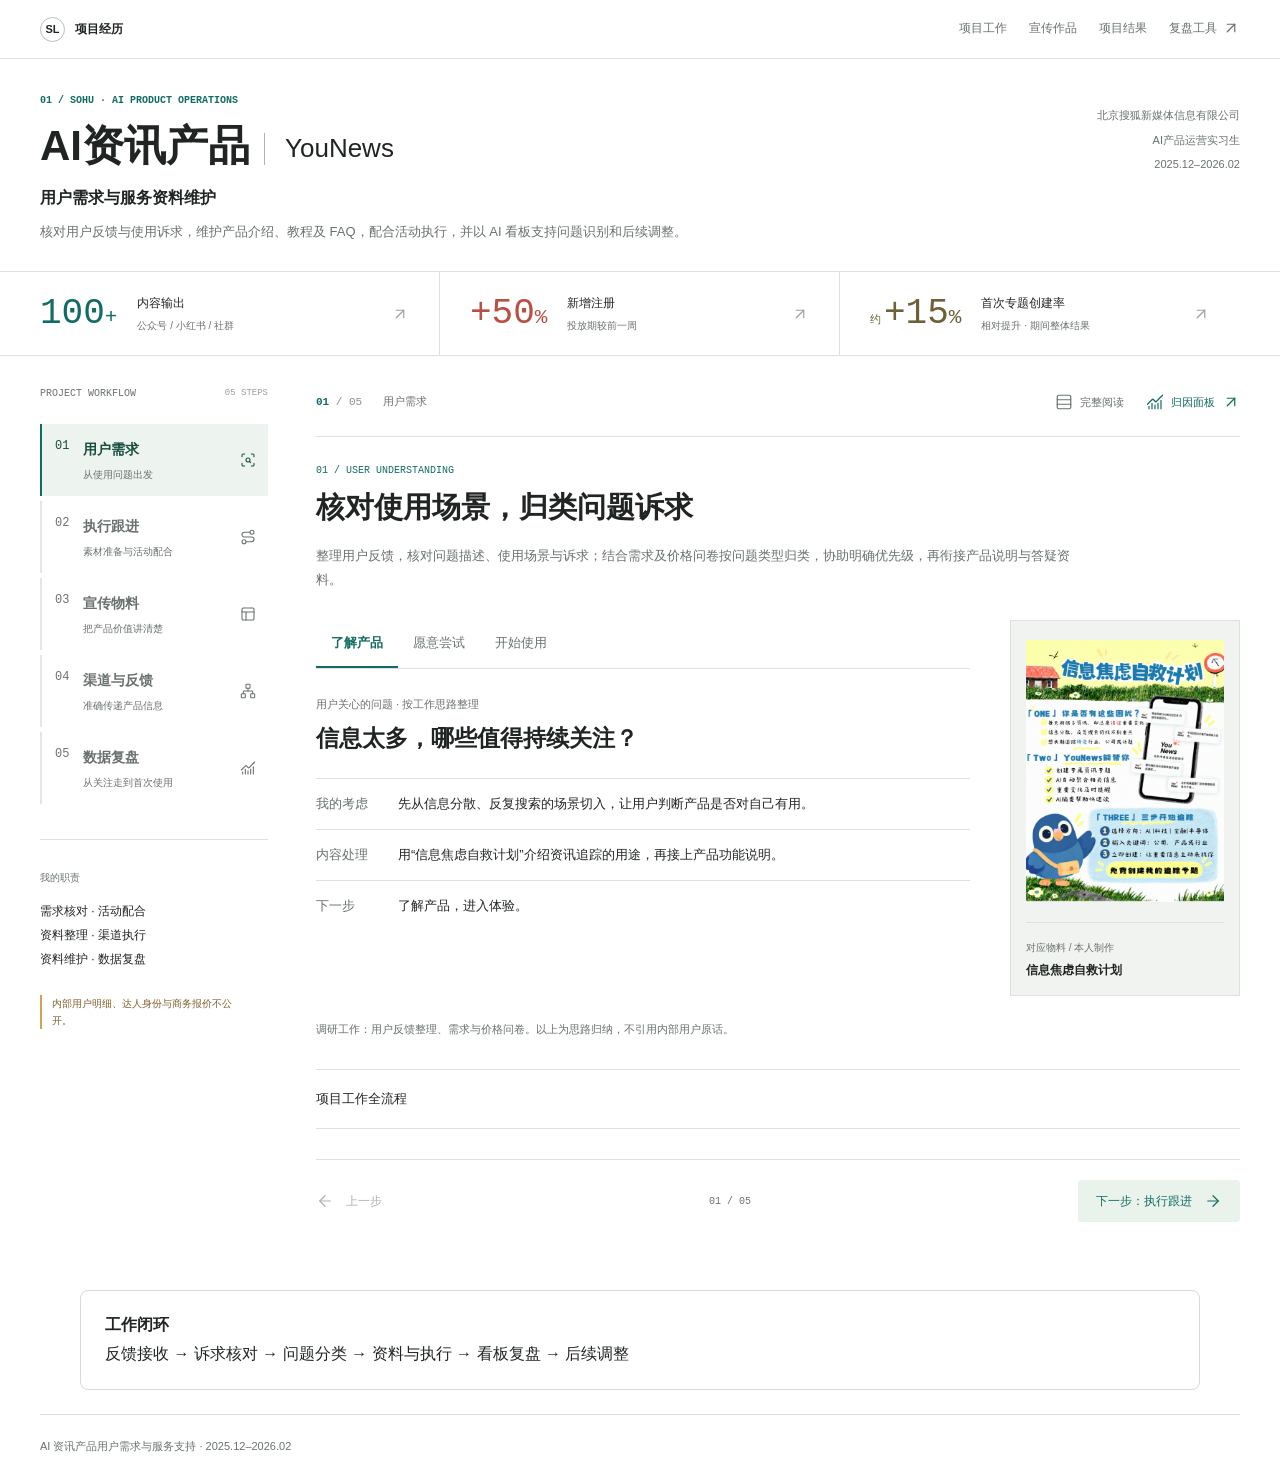
<file: docs/projects/ai-news-dashboard/case_study.html>
<!doctype html>
<html lang="zh-CN">
<head>
  <meta charset="utf-8">
  <meta name="viewport" content="width=device-width, initial-scale=1">
  <meta name="description" content="AI 资讯产品用户需求与服务支持：科技社群活动、线上直播、用户激活、传播物料、渠道合作与数据复盘。">
  <title>AI 资讯产品用户需求与服务支持</title>
  <style>
    :root {
      --navy: #18242c; --navy-2: #21343d; --blue: #175bd4; --cyan: #087e79;
      --pink: #b63668; --green: #277c54; --orange: #d96c32; --gold: #f0c552;
      --ink: #18242c; --muted: #5e6978; --line: #dce2e8; --soft: #f4f6f8; --paper: #fff;
    }
    * { box-sizing: border-box; }
    html { scroll-behavior: smooth; scroll-padding-top: 88px; }
    body { margin: 0; color: var(--ink); background: #fff; font: 16px/1.7 Inter, -apple-system, BlinkMacSystemFont, "Segoe UI", "PingFang SC", "Microsoft YaHei", sans-serif; letter-spacing: 0; }
    h1, h2, h3, h4, p, figure { margin: 0; }
    h1, h2, h3, h4 { letter-spacing: 0; text-wrap: balance; }
    p { overflow-wrap: anywhere; }
    a { color: inherit; text-underline-offset: 4px; }
    img { display: block; width: 100%; height: auto; }
    [hidden] { display: none !important; }
    button { font: inherit; cursor: pointer; touch-action: manipulation; }
    button, a { -webkit-tap-highlight-color: transparent; }
    :focus-visible { outline: 3px solid var(--orange); outline-offset: 5px; }
    .mono { font-family: "SFMono-Regular", Consolas, monospace; font-variant-numeric: tabular-nums; }
    .skip-link { position: fixed; left: 12px; top: 8px; z-index: 100; transform: translateY(-160%); padding: 8px 12px; background: #fff; }
    .skip-link:focus { transform: none; }
    .report, .hero-inner, .metric-strip { width: min(1180px, calc(100% - 64px)); margin-inline: auto; }
    .site-nav { position: sticky; top: 0; z-index: 50; min-height: 64px; padding: 0 max(32px, calc((100% - 1180px) / 2)); display: flex; align-items: center; justify-content: space-between; gap: 24px; color: #fff; background: #18242cf7; border-bottom: 1px solid #ffffff25; backdrop-filter: blur(12px); }
    .nav-brand { display: inline-flex; gap: 10px; align-items: center; text-decoration: none; white-space: nowrap; font-size: 14px; font-weight: 750; }
    .brand-mark { display: grid; place-items: center; border: 1px solid #ffffff70; width: 28px; height: 28px; border-radius: 50%; font-size: 11px; }
    .nav-links { display: flex; align-items: center; gap: 22px; min-width: 0; overflow: auto; scrollbar-width: none; }
    .nav-links::-webkit-scrollbar { display: none; }
    .nav-links a { flex-shrink: 0; min-height: 44px; display: inline-flex; align-items: center; border-bottom: 2px solid transparent; text-decoration: none; color: #cad3d9; font-size: 12px; }
    .nav-links a:hover, .nav-links a.active { color: #fff; border-bottom-color: var(--gold); }
    .nav-links .nav-action { color: #f0d48b; }
    .hero { position: relative; isolation: isolate; overflow: hidden; min-height: 470px; display: flex; align-items: center; color: #fff; background: #18242c; }
    .hero::before { content: ""; position: absolute; inset: 0; z-index: -1; background: linear-gradient(90deg, #18242c 0%, #18242cee 46%, #18242c40 100%), url("event-materials/03-awareness.jpg") right 40% / auto 160% no-repeat; }
    .hero-inner { padding-block: 62px; }
    .eyebrow { color: #f0d48b; font-size: 12px; font-weight: 750; margin-bottom: 22px; }
    h1 { max-width: 950px; font-size: 60px; font-weight: 850; line-height: 1.2; }
    .hero-copy { max-width: 740px; margin-top: 24px; font-size: 18px; color: #e1e7eb; line-height: 1.85; }
    .hero-meta { display: flex; flex-wrap: wrap; gap: 8px 22px; margin-top: 28px; font-size: 12px; color: #ced8df; }
    .hero-meta span { border-left: 2px solid #f0c552; padding-left: 10px; }
    .snapshot { border-bottom: 1px solid var(--line); }
    .metric-strip { display: grid; grid-template-columns: repeat(4, minmax(0, 1fr)); }
    .metric { min-width: 0; padding: 27px 22px; border-right: 1px solid var(--line); }
    .metric:first-child { padding-left: 0; }
    .metric:last-child { border: 0; }
    .metric-label { display: block; font-size: 10px; color: var(--muted); font-weight: 700; }
    .metric strong { display: flex; align-items: center; min-height: 58px; font-size: 25px; line-height: 1.3; }
    .metric strong.mono { font-size: 46px; color: var(--blue); }
    .metric p { font-size: 11px; color: var(--muted); }
    .band { background: var(--paper); border-bottom: 1px solid var(--line); }
    .band.soft { background: var(--soft); }
    .band.dark { background: var(--navy); color: #fff; }
    .section { padding: 76px 0; scroll-margin-top: 16px; }
    .section-head { display: grid; grid-template-columns: minmax(0, .8fr) minmax(0, 1.2fr); gap: 64px; margin-bottom: 38px; align-items: start; }
    .kicker { color: var(--blue); font-size: 11px; font-weight: 750; margin-bottom: 14px; }
    h2 { font-size: 36px; line-height: 1.3; font-weight: 800; }
    h3 { font-size: 21px; line-height: 1.45; }
    h4 { font-size: 16px; line-height: 1.5; }
    .section-lead { font-size: 16px; color: var(--muted); line-height: 1.9; padding-top: 2px; }
    .dark .kicker { color: #77d9c9; }
    .dark .section-lead { color: #ccd7dd; }
    .work-route { display: grid; grid-template-columns: repeat(4, minmax(0, 1fr)); padding: 0; list-style: none; margin: 0; gap: 28px; }
    .work-route li { position: relative; padding: 24px 0 0; border-top: 3px solid var(--step-color); }
    .work-route li:not(:last-child)::after { content: "→"; position: absolute; right: -24px; top: -17px; background: #fff; padding-inline: 5px; color: var(--muted); font-size: 20px; }
    .route-number { display: block; margin-bottom: 14px; font: 48px/1 "SFMono-Regular", Consolas, monospace; color: var(--step-color); }
    .work-route h3 { margin-bottom: 12px; }
    .work-route p { min-height: 60px; color: var(--muted); font-size: 13px; }
    .route-output { display: block; margin-top: 20px; padding-top: 12px; border-top: 1px solid var(--line); color: var(--step-color); font-size: 12px; font-weight: 650; }
    .test-toolbar { display: flex; justify-content: space-between; gap: 16px; align-items: center; margin-bottom: 20px; flex-wrap: wrap; }
    .test-tabs { display: flex; width: 324px; padding: 4px; border: 1px solid #cbd4dc; border-radius: 6px; background: #fff; }
    .test-tabs button { flex: 1; min-width: 0; min-height: 40px; padding: 7px; border: 0; border-radius: 3px; background: transparent; color: var(--muted); font-size: 13px; white-space: nowrap; }
    .test-tabs button[aria-selected="true"] { color: #fff; background: var(--navy); }
    .test-tabs button:hover:not([aria-selected="true"]) { background: var(--soft); }
    .evidence-label { color: #76542b; font-size: 12px; }
    #test-panel { outline-offset: 7px; }
    .test-pair { display: grid; grid-template-columns: repeat(2, minmax(0, 1fr)); gap: 24px; }
    .test-version { --test-accent: var(--blue); overflow: hidden; padding: 26px; border: 1px solid var(--line); border-top: 4px solid var(--test-accent); background: #fff; border-radius: 6px; min-width: 0; }
    .version-b { --test-accent: var(--cyan); }
    .test-version header { display: flex; align-items: center; gap: 16px; }
    .version-letter { color: var(--test-accent); font: 54px/1 "SFMono-Regular", Consolas, monospace; }
    .version-caption { font-size: 11px; color: var(--muted); }
    .test-version h3 { font-size: 19px; }
    .test-creative { min-height: 194px; margin-top: 24px; padding: 22px 0; border-top: 1px solid var(--line); border-bottom: 1px solid var(--line); }
    .creative-label { display: block; font-size: 10px; color: var(--muted); margin-bottom: 22px; }
    .test-creative > p { font-size: 26px; line-height: 1.5; max-width: 470px; font-weight: 700; color: var(--test-accent); text-wrap: balance; }
    .version-note { min-height: 42px; margin-top: 18px; color: var(--muted); font-size: 12px; }
    .cover-example { height: 140px; object-fit: contain; object-position: left; margin-top: 16px; }
    .cover-mode .test-creative { min-height: 360px; }
    .comparison-criteria { display: grid; grid-template-columns: .8fr 1.05fr 1.15fr; margin-top: 22px; gap: 28px; }
    .comparison-criteria > div { padding-top: 15px; border-top: 1px solid #cdd5dd; min-width: 0; }
    .comparison-criteria span { display: block; color: var(--muted); font-size: 11px; margin-bottom: 6px; }
    .comparison-criteria strong { display: block; font-size: 13px; font-weight: 600; }
    .provenance { font-size: 11px; color: var(--muted); margin-top: 24px; }
    .channel-map { display: grid; grid-template-columns: minmax(0, .8fr) minmax(0, 1.4fr) minmax(0, .8fr); align-items: center; gap: 52px; padding: 32px 0; }
    .map-label { display: block; font-size: 11px; margin-bottom: 15px; }
    .channel-source, .channel-destination { border-block: 3px solid var(--blue); padding: 28px 0; }
    .channel-source p, .channel-destination p, .review-center p { margin-top: 12px; font-size: 12px; color: var(--muted); }
    .channel-source .map-label { color: var(--blue); }
    .channel-destination { border-color: var(--cyan); }
    .channel-destination .map-label { color: var(--cyan); }
    .channel-lanes { display: grid; gap: 14px; position: relative; }
    .channel-lanes::before, .channel-lanes::after { content: ""; position: absolute; top: 24px; bottom: 24px; width: 25px; border: 1px solid #b4c3d0; }
    .channel-lanes::before { left: -26px; border-right: 0; }
    .channel-lanes::after { right: -26px; border-left: 0; }
    .channel-lane { --lane-color: var(--blue); padding: 19px 22px; border-left: 4px solid var(--lane-color); background: var(--soft); }
    .channel-lane:nth-child(2) { --lane-color: var(--pink); }
    .channel-lane:nth-child(3) { --lane-color: var(--cyan); }
    .channel-lane strong { display: block; font-size: 16px; color: var(--lane-color); }
    .channel-lane span { display: block; font-size: 12px; color: var(--muted); margin-top: 5px; }
    .subsection-heading { display: flex; align-items: baseline; justify-content: space-between; flex-wrap: wrap; gap: 10px 24px; margin: 48px 0 24px; }
    .subsection-heading span { font-size: 11px; color: var(--muted); }
    .creator-route { display: grid; grid-template-columns: repeat(4, minmax(0, 1fr)); gap: 24px; padding: 0; margin: 0; list-style: none; }
    .creator-route li { display: flex; gap: 12px; border-top: 1px solid var(--line); padding-top: 22px; }
    .creator-route li > span { color: var(--blue); font: 13px/24px "SFMono-Regular", Consolas, monospace; }
    .creator-route p { color: var(--muted); font-size: 12px; margin-top: 9px; }
    .field-evidence { display: grid; grid-template-columns: minmax(0, 2fr) minmax(0, 1fr); gap: 28px; align-items: start; }
    .event-visual { background: #e5e9ed; overflow: hidden; }
    .event-visual img { width: 100%; height: 420px; object-fit: contain; }
    .event-evidence figcaption, .campaign-material figcaption { display: grid; grid-template-columns: 26px 1fr; gap: 10px; margin-top: 15px; padding-top: 14px; border-top: 1px solid #cdd5dd; }
    figcaption b { color: var(--blue); font-size: 11px; }
    figcaption strong { display: block; font-size: 14px; }
    figcaption span { display: block; font-size: 12px; color: var(--muted); margin-top: 4px; }
    .journey-materials { margin-top: 48px; padding-top: 32px; border-top: 1px solid #cdd5dd; scroll-margin-top: 120px; }
    .materials-credit { margin-top: 12px; color: #111; font-size: 14px; font-weight: 700; }
    .materials-intro { max-width: 820px; margin-top: 12px; color: var(--muted); font-size: 14px; }
    .material-group { margin-top: 32px; }
    .material-group + .material-group { margin-top: 38px; padding-top: 28px; border-top: 1px solid #cdd5dd; }
    .material-group-head { display: flex; align-items: baseline; gap: 12px; margin-bottom: 22px; }
    .material-group-head > span { color: var(--cyan); font: 12px/1.5 "SFMono-Regular", Consolas, monospace; }
    .material-group-head h4 { font-size: 18px; }
    .journey-material-grid { display: grid; grid-template-columns: repeat(4, minmax(0, 1fr)); gap: 22px; }
    .campaign-material { min-width: 0; }
    .campaign-material-visual { width: 100%; max-width: 210px; height: 260px; margin-inline: auto; }
    .campaign-material-visual img { height: 100%; object-fit: contain; }
    .campaign-material figcaption { grid-template-columns: 22px minmax(0, 1fr); gap: 8px; }
    .campaign-material figcaption span { font-size: 13px; line-height: 1.75; }
    .event-visual a, .campaign-material-visual a { display: block; height: 100%; }
    .event-visual a:hover, .campaign-material-visual a:hover { outline: 3px solid var(--cyan); outline-offset: -3px; }
    .campaign-material-visual a { cursor: zoom-in; }
    .material-lightbox { width: min(880px, calc(100% - 32px)); max-height: calc(100dvh - 32px); padding: 0; border: 0; border-radius: 6px; background: #fff; color: var(--ink); overflow: hidden; }
    .material-lightbox::backdrop { background: #101a24c7; }
    .material-lightbox header { display: flex; align-items: center; justify-content: space-between; gap: 16px; min-height: 64px; padding: 10px 16px 10px 24px; border-bottom: 1px solid var(--line); }
    .material-lightbox h2 { font-size: 16px; line-height: 1.5; }
    .material-close { flex: 0 0 44px; width: 44px; height: 44px; display: grid; place-items: center; padding: 0; border: 0; border-radius: 4px; background: var(--soft); color: var(--ink); font-size: 28px; line-height: 1; }
    .material-close:hover { background: #e5e9ed; }
    .material-lightbox-body { max-height: calc(100dvh - 112px); overflow: auto; padding: 16px; }
    .material-lightbox-body img { width: auto; max-width: 100%; max-height: calc(100dvh - 144px); margin-inline: auto; object-fit: contain; }
    .review-map { display: grid; grid-template-columns: minmax(0, 1fr) minmax(0, 1.2fr) minmax(0, 1fr); align-items: center; gap: 52px; padding: 32px 0; }
    .review-inputs, .review-outputs { display: grid; gap: 16px; }
    .review-inputs > div, .review-outputs > div { position: relative; padding: 18px; background: var(--soft); border-left: 3px solid var(--blue); }
    .review-inputs > div::after { content: "→"; position: absolute; right: -35px; top: 50%; transform: translateY(-50%); color: #80909d; }
    .review-outputs > div { border-left-color: var(--cyan); }
    .review-outputs > div::before { content: "→"; position: absolute; left: -36px; top: 50%; transform: translateY(-50%); color: #80909d; }
    .review-inputs span, .review-outputs span { font-size: 14px; font-weight: 650; }
    .review-inputs p, .review-outputs p { margin-top: 6px; font-size: 12px; color: var(--muted); }
    .review-center { background: var(--navy); color: #fff; padding: 35px 28px; }
    .review-center .map-label { color: #f0d48b; }
    .review-center h3 { font-size: 23px; }
    .review-center p { color: #d2dce2; }
    .measurement-flow { display: grid; grid-template-columns: repeat(3, minmax(0, 1fr)); gap: 26px; }
    .measurement-flow > div { position: relative; padding: 20px 0; border-block: 1px solid var(--line); }
    .measurement-flow > div:not(:last-child)::after { content: "→"; position: absolute; right: -21px; top: 43%; color: var(--blue); }
    .measurement-number { display: block; color: var(--blue); font-size: 12px; margin-bottom: 12px; }
    .measurement-flow p { margin-top: 8px; font-size: 12px; color: var(--muted); }
    .feedback-rows > div { display: grid; grid-template-columns: 1fr 1.5fr 80px; gap: 26px; padding: 19px 0; border-top: 1px solid var(--line); align-items: baseline; }
    .feedback-rows > div:last-child { border-bottom: 1px solid var(--line); }
    .feedback-rows span { font-size: 14px; font-weight: 650; }
    .feedback-rows p { color: var(--muted); font-size: 13px; }
    .feedback-rows strong { font-size: 12px; color: var(--cyan); font-weight: 650; text-align: right; }
    .dashboard-shot { display: block; background: #fff; border: 1px solid #ffffff40; border-radius: 6px; overflow: hidden; }
    .dashboard-shot img { max-height: 640px; object-fit: contain; }
    .demo-footer { display: flex; justify-content: space-between; align-items: center; gap: 18px; margin-top: 22px; flex-wrap: wrap; }
    .demo-footer > span { font-size: 12px; color: #c5d2d8; }
    .primary-link { display: inline-flex; align-items: center; gap: 16px; min-height: 44px; padding: 9px 16px; border: 1px solid #8bccc2; border-radius: 4px; color: #fff; text-decoration: none; font-size: 13px; }
    .primary-link:hover { color: var(--navy); background: #8bccc2; }
    .outcome-summary { display: grid; grid-template-columns: 1fr 1.4fr; gap: 60px; padding: 32px 0; border-block: 1px solid var(--line); }
    .outcome-count strong { display: block; font-size: 112px; color: var(--blue); line-height: 1.2; }
    .outcome-count strong span { color: var(--cyan); }
    .outcome-count p { font-size: 13px; color: var(--muted); margin-top: 12px; }
    .outcome-list { padding: 0; margin: 0; list-style: none; }
    .outcome-list li { display: grid; grid-template-columns: 110px 1fr; gap: 20px; padding: 17px 0; border-bottom: 1px solid var(--line); }
    .outcome-list li:last-child { border: 0; }
    .outcome-list span { font-size: 14px; font-weight: 650; }
    .outcome-list p { font-size: 13px; color: var(--muted); }
    .disclosure { margin-top: 30px; font-size: 12px; color: var(--muted); max-width: 950px; }
    .back-link { display: inline-flex; gap: 20px; align-items: center; margin-top: 26px; min-height: 44px; font-size: 13px; color: var(--blue); }
    .footer { padding-block: 26px; font-size: 11px; color: var(--muted); }

    @media (max-width: 1000px) {
      h1 { font-size: 48px; } h2 { font-size: 32px; }
      .section-head { gap: 36px; }
      .nav-links { gap: 16px; }
      .metric { padding-inline: 16px; } .metric strong { font-size: 20px; }
      .channel-map, .review-map { gap: 35px; }
      .channel-lanes::before { width: 17px; left: -18px; }
      .channel-lanes::after { width: 17px; right: -18px; }
      .review-inputs > div::after { right: -24px; } .review-outputs > div::before { left: -26px; }
      .review-center { padding: 28px 20px; } .review-center h3 { font-size: 19px; }
      .event-visual img { height: 300px; }
      .journey-material-grid { grid-template-columns: repeat(2, minmax(0, 1fr)); gap: 28px; }
      .test-creative > p { font-size: 23px; } .test-creative { min-height: 215px; }
      .outcome-summary { gap: 32px; } .outcome-count strong { font-size: 86px; }
    }
    @media (max-width: 720px) {
      html { scroll-padding-top: 108px; }
      .report, .hero-inner, .metric-strip { width: calc(100% - 36px); }
      .site-nav { flex-direction: column; align-items: stretch; gap: 0; padding: 12px 18px 0; }
      .nav-brand { font-size: 12px; } .brand-mark { width: 24px; height: 24px; }
      .nav-links { width: 100%; gap: 22px; } .nav-links a { min-height: 44px; font-size: 11px; }
      .hero { min-height: 430px; } .hero-inner { padding-block: 40px; }
      .hero::before { opacity: .8; background-position: center, 85% 40%; }
      h1 { font-size: 34px; line-height: 1.3; } .hero-copy { font-size: 15px; margin-top: 20px; }
      .eyebrow { font-size: 10px; margin-bottom: 16px; }
      .hero-meta { gap: 8px 16px; margin-top: 22px; font-size: 10px; }
      .metric-strip { grid-template-columns: repeat(2, minmax(0, 1fr)); }
      .metric, .metric:first-child { padding: 20px 14px; }
      .metric:nth-child(2) { border-right: 0; }
      .metric:nth-child(n+3) { border-top: 1px solid var(--line); }
      .metric:nth-child(3) { padding-left: 14px; }
      .metric-label { font-size: 9px; } .metric strong { font-size: 21px; min-height: 51px; }
      .metric strong.mono { font-size: 39px; } .metric p { font-size: 10px; }
      .section { padding-block: 50px; }
      .section-head { grid-template-columns: 1fr; gap: 18px; margin-bottom: 28px; }
      .section-lead { font-size: 14px; } h2 { font-size: 29px; } h3 { font-size: 19px; }
      .kicker { font-size: 10px; margin-bottom: 10px; }
      .work-route { grid-template-columns: 1fr; gap: 0; }
      .work-route li { padding: 24px 0 24px 60px; border-top: 0; border-left: 2px solid var(--step-color); margin-left: 12px; }
      .work-route li:not(:last-child)::after { content: "↓"; top: auto; right: auto; left: -11px; bottom: -12px; z-index: 1; }
      .route-number { position: absolute; left: 17px; top: 28px; font-size: 22px; }
      .work-route p { min-height: 0; font-size: 13px; } .work-route p br { display: none; }
      .work-route h3 { margin-bottom: 6px; } .route-output { margin-top: 12px; padding-top: 8px; }
      .test-tabs { width: 100%; } .test-toolbar { gap: 10px; }
      .test-pair { gap: 14px; } .test-version { padding: 15px 12px; }
      .test-version header { gap: 9px; } .version-letter { font-size: 34px; }
      .test-version h3 { font-size: 14px; } .version-caption { font-size: 10px; }
      .test-creative { min-height: 235px; padding-block: 16px; margin-top: 16px; }
      .creative-label { font-size: 9px; margin-bottom: 15px; }
      .test-creative > p { font-size: 18px; } .version-note { min-height: 57px; font-size: 11px; margin-top: 12px; }
      .cover-mode .test-creative { min-height: 350px; } .cover-example { height: 135px; }
      .comparison-criteria { grid-template-columns: 1fr; gap: 13px; margin-top: 18px; }
      .comparison-criteria > div { display: grid; grid-template-columns: 76px 1fr; gap: 12px; padding-top: 12px; }
      .comparison-criteria strong { font-size: 12px; }
      .provenance { font-size: 10px; margin-top: 18px; }
      .channel-map { grid-template-columns: 1fr; gap: 22px; padding: 0; }
      .channel-source, .channel-destination { padding: 20px 0; }
      .channel-source h3 br, .channel-source p br, .channel-destination h3 br, .channel-destination p br { display: none; }
      .channel-source { border-bottom: 0; } .channel-destination { border-top: 0; }
      .channel-lanes { margin-left: 18px; } .channel-lanes::before { width: 18px; left: -19px; }
      .channel-lanes::after { display: none; }
      .creator-route { grid-template-columns: repeat(2, minmax(0, 1fr)); gap: 20px; }
      .creator-route h4 { font-size: 14px; } .creator-route p { font-size: 11px; }
      .subsection-heading { margin-top: 34px; }
      .field-evidence { grid-template-columns: 1fr; gap: 28px; }
      .event-visual img { height: auto; max-height: 490px; object-fit: contain; }
      .journey-material-grid { gap: 24px 14px; }
      .journey-materials { margin-top: 36px; padding-top: 26px; }
      .material-group-head { gap: 9px; margin-bottom: 18px; }
      .material-group-head h4 { font-size: 16px; }
      .campaign-material-visual { max-width: 180px; height: 214px; }
      .campaign-material figcaption { display: block; margin-top: 12px; padding-top: 12px; }
      .campaign-material figcaption b { display: none; }
      .campaign-material figcaption span { font-size: 12px; }
      .material-lightbox header { padding-left: 16px; }
      figcaption strong { font-size: 13px; } figcaption span { font-size: 11px; }
      .review-map { grid-template-columns: 1fr; gap: 30px; padding: 0; }
      .review-inputs { gap: 10px; }
      .review-inputs > div::after, .review-outputs > div::before { display: none; }
      .review-center { position: relative; padding: 25px; }
      .review-center::before, .review-center::after { position: absolute; content: "↓"; color: var(--cyan); left: calc(50% - 6px); }
      .review-center::before { top: -30px; } .review-center::after { bottom: -30px; }
      .review-center h3 { font-size: 23px; }
      .review-outputs { grid-template-columns: repeat(2, minmax(0, 1fr)); gap: 14px; }
      .review-outputs > div { padding: 15px 12px; }
      .measurement-flow { grid-template-columns: 1fr; gap: 16px; }
      .measurement-flow > div { padding-left: 48px; }
      .measurement-number { position: absolute; left: 6px; top: 22px; }
      .measurement-flow > div:not(:last-child)::after { content: "↓"; right: auto; left: 10px; top: auto; bottom: -21px; background: #fff; z-index: 1; }
      .feedback-rows > div { grid-template-columns: minmax(0, 1fr) 54px; gap: 6px 14px; }
      .feedback-rows p { grid-column: 1; grid-row: 2; font-size: 12px; }
      .feedback-rows strong { grid-column: 2; grid-row: 1 / 3; align-self: center; }
      .demo-footer > span { font-size: 11px; }
      .outcome-summary { grid-template-columns: 1fr; gap: 26px; }
      .outcome-count strong { font-size: 92px; } .outcome-list li { grid-template-columns: 90px 1fr; gap: 14px; }
      .outcome-list p { font-size: 12px; } .outcome-list span { font-size: 13px; }
      .disclosure { font-size: 11px; }
    }
    @media (max-width: 360px) {
      h1 { font-size: 30px; }
      .test-pair { grid-template-columns: 1fr; }
      .test-creative { min-height: 155px; }
      .version-note { min-height: 0; }
      .cover-mode .test-creative { min-height: 295px; }
    }
    @media (prefers-reduced-motion: reduce) { html { scroll-behavior: auto; } }
  </style>
  <link rel="stylesheet" href="case-study-analysis.css">
  <link rel="stylesheet" href="case-study-workspace.css">
  <link rel="stylesheet" href="../market-workspace.css">
</head>
<body>
  <a class="skip-link" href="#overview">跳到项目内容</a>
  <nav class="site-nav" aria-label="项目导航">
    <a class="nav-brand" href="../../"><span class="brand-mark">SL</span><span>项目经历</span></a>
    <div class="nav-links">
      <a href="#overview">概览</a>
      <a href="#campaigns">活动</a>
      <a href="#channels">渠道</a>
      <a href="#content-test">内容对比</a>
      <a href="#research">复盘</a>
      <a href="#results">结果</a>
      <a class="nav-action" href="operations_dashboard.html">复盘工具</a>
    </div>
  </nav>

  <header class="hero">
    <div class="hero-inner">
      <p class="eyebrow">01 / SOHU · AI PRODUCT OPERATIONS</p>
      <h1>AI资讯产品<br>用户需求与服务资料维护</h1>
      <p class="hero-copy">核对用户反馈与使用诉求，维护产品介绍、教程及 FAQ，配合活动执行，并以 AI 看板支持问题识别和后续调整。</p>
      <div class="hero-meta"><span>北京搜狐新媒体信息有限公司</span><span>AI产品运营实习生</span><span>2025.12–2026.02</span></div>
    </div>
  </header>

  <div class="snapshot" aria-label="项目工作概览">
    <div class="metric-strip">
      <div class="metric"><span class="metric-label">CONTENT / 内容制作</span><strong class="mono">100+</strong><p>累计输出公众号、小红书及社群内容</p></div>
      <div class="metric"><span class="metric-label">FOLLOW-UP / 执行跟进</span><strong>协助设计</strong><p>部分线上活动设计、海报与渠道分发</p></div>
      <div class="metric"><span class="metric-label">EVENTS / 线下活动</span><strong>宣传与执行</strong><p>参与科技活动准备、产品推广与现场交流</p></div>
      <div class="metric"><span class="metric-label">REVIEW / 数据复盘</span><strong>看板与反馈</strong><p>内容表现、注册及首次专题创建</p></div>
    </div>
  </div>

  <main><div class="case-loop" style="max-width:1120px;margin:24px auto;padding:20px 24px;border:1px solid #61747b44;border-radius:8px;line-height:1.8"><strong>工作闭环</strong><p>反馈接收 → 诉求核对 → 问题分类 → 资料与执行 → 看板复盘 → 后续调整</p></div>
    <div class="band">
      <section class="section report" id="overview">
        <div class="section-head">
          <div><p class="kicker">01 / PROJECT BRIEF</p><h2>项目背景与<br>我的工作</h2></div>
          <p class="section-lead">产品提供资讯聚合、专题追踪、关键词监测和AI摘要。我先通过问卷与反馈了解用户需求，按使用阶段安排触达内容，再配合线上活动与线下科技活动执行，跟踪注册与首次专题创建，将发现的问题带回下一轮内容和活动准备。</p>
        </div>
        <div class="need-explorer">
          <div class="need-copy">
            <div class="need-tabs" role="tablist" aria-label="用户使用阶段">
              <button type="button" role="tab" id="need-discover" aria-controls="need-detail" aria-selected="true" data-need="0">了解产品</button>
              <button type="button" role="tab" id="need-try" aria-controls="need-detail" aria-selected="false" tabindex="-1" data-need="1">愿意尝试</button>
              <button type="button" role="tab" id="need-use" aria-controls="need-detail" aria-selected="false" tabindex="-1" data-need="2">开始使用</button>
            </div>
            <div id="need-detail" role="tabpanel" aria-labelledby="need-discover" tabindex="0">
              <p class="need-label">用户关心的问题 · 按工作思路整理</p>
              <h3 class="need-question">信息太多，哪些值得持续关注？</h3>
              <dl class="need-decisions">
                <div><dt>我的考虑</dt><dd data-need-reason>先从信息分散、反复搜索的场景切入，让用户判断产品是否对自己有用。</dd></div>
                <div><dt>内容处理</dt><dd data-need-action>用“信息焦虑自救计划”介绍资讯追踪的用途，再接上产品功能说明。</dd></div>
                <div><dt>下一步</dt><dd data-need-next>了解产品，进入体验。</dd></div>
              </dl>
            </div>
          </div>
          <figure class="need-evidence"><img src="event-materials/03-awareness.jpg" alt="信息焦虑自救计划海报"><figcaption><span>对应物料 / 本人制作</span><strong>信息焦虑自救计划</strong></figcaption></figure>
        </div>
        <p class="need-source">调研工作：用户反馈整理、需求与价格问卷。以上为思路归纳，不引用内部用户原话。</p>
        <details class="evidence-drawer"><summary>项目工作全流程</summary>
        <ol class="work-route" aria-label="工作流程">
          <li style="--step-color:var(--blue)"><span class="route-number">01</span><h3>了解用户</h3><p>整理使用反馈<br>开展需求与价格问卷</p><span class="route-output">用户需求与问题</span></li>
          <li style="--step-color:var(--cyan)"><span class="route-number">02</span><h3>策划与准备</h3><p>独立设计部分线上拉新<br>制作物料、参与线下准备</p><span class="route-output">活动流程与宣传物料</span></li>
          <li style="--step-color:var(--pink)"><span class="route-number">03</span><h3>传播与执行</h3><p>渠道分发、达人跟进<br>线下产品推广与交流</p><span class="route-output">发布记录与使用反馈</span></li>
          <li style="--step-color:var(--green)"><span class="route-number">04</span><h3>复盘与调整</h3><p>跟踪注册与首次使用<br>调整内容、反馈产品问题</p><span class="route-output">下一轮内容与活动准备</span></li>
        </ol>
        </details>
      </section>
    </div>

    <div class="band soft">
      <section class="section report" id="campaigns">
        <div class="section-head">
          <div><p class="kicker">02 / CAMPAIGNS & MATERIALS</p><h2>线上拉新策划<br>与线下活动执行</h2></div>
          <p class="section-lead">线上围绕产品上新和体验引导，独立设计部分拉新活动；线下参与科技活动宣传、产品推广与执行。两类工作都需要把产品价值、参与方式和后续使用说明讲清楚。</p>
        </div>
        <div class="campaign-briefs" aria-label="线上与线下活动职责">
          <article class="campaign-brief">
            <span class="brief-label">ONLINE / 部分活动独立设计</span><h3>从产品上新到用户体验</h3>
            <dl><div><dt>活动设计</dt><dd>结合用户需求梳理主题、参与方式与引导流程，明确海报需要讲清的信息。</dd></div><div><dt>宣传落地</dt><dd>制作上新、功能、体验与社群物料，独立完成相关渠道发布和分发。</dd></div><div><dt>后续承接</dt><dd>通过功能说明、社群交流和体验问卷收集问题，结合首次使用情况调整后续内容。</dd></div></dl>
          </article>
          <article class="campaign-brief">
            <span class="brief-label">OFFLINE / 参与宣传与执行</span><h3>科技活动中的产品推广</h3>
            <dl><div><dt>活动前</dt><dd>参与宣传准备，协助整理产品介绍、现场物料和传播内容。</dd></div><div><dt>活动中</dt><dd>配合产品介绍、现场交流及内容采集，参与活动执行与线上直播传播。</dd></div><div><dt>活动后</dt><dd>整理交流与使用反馈，将共性问题带回教程、FAQ和后续内容。</dd></div></dl>
          </article>
        </div>
        <p class="campaign-note"><strong>策划上的考虑</strong>海报吸引注意之后，还要讲清下一步怎么参与；产品介绍之后，要接上操作说明、交流入口和体验反馈。</p>
        <div class="field-evidence" aria-label="活动现场与直播材料">
          <figure class="event-evidence offline"><div class="event-visual"><a href="event-materials/01-offline-event.jpg" target="_blank" rel="noopener noreferrer" aria-label="查看原图：原点学堂 Vibe之夜科技社群活动现场"><img src="event-materials/01-offline-event.jpg" alt="原点学堂 Vibe之夜科技社群活动现场" loading="lazy"></a></div><figcaption><b>01</b><div><strong>科技社群线下活动</strong><span>参与产品介绍、现场交流与活动内容采集。</span></div></figcaption></figure>
          <figure class="event-evidence live"><div class="event-visual"><a href="event-materials/02-live-stream.jpg" target="_blank" rel="noopener noreferrer" aria-label="查看原图：活动线上直播画面"><img src="event-materials/02-live-stream.jpg" alt="活动线上直播画面" loading="lazy"></a></div><figcaption><b>02</b><div><strong>线上直播传播</strong><span>配合活动内容传播与互动反馈收集。</span></div></figcaption></figure>
        </div>
        <div class="journey-materials" id="materials">
          <h3>产品上新与用户运营内容</h3>
          <p class="materials-credit">以下海报均由本人制作。</p>
          <p class="materials-intro">围绕用户从了解产品到实际使用的过程，内容分为两组：一组把产品功能讲清楚，一组引导体验、提供答疑入口并收集反馈。</p>
          <div class="material-group">
            <div class="material-group-head"><span>01</span><h4>产品上新：把功能讲清楚</h4></div>
            <div class="journey-material-grid">
              <figure class="campaign-material"><div class="campaign-material-visual"><a href="event-materials/07-product-launch.png" target="_blank" rel="noopener noreferrer" aria-label="查看原图：YouNews正式上线海报"><img src="event-materials/07-product-launch.png" alt="YouNews正式上线海报" loading="lazy"></a></div><figcaption><b>01</b><div><strong>YouNews正式上线</strong><span>介绍产品定位与核心功能，让用户知道它是一款专属信息追踪助手。</span></div></figcaption></figure>
              <figure class="campaign-material"><div class="campaign-material-visual"><a href="event-materials/08-topic-creation.png" target="_blank" rel="noopener noreferrer" aria-label="查看原图：创建专题功能海报"><img src="event-materials/08-topic-creation.png" alt="创建专题功能海报" loading="lazy"></a></div><figcaption><b>02</b><div><strong>创建专题</strong><span>展示输入话题、创建专题的操作入口，让用户知道如何开始追踪。</span></div></figcaption></figure>
              <figure class="campaign-material"><div class="campaign-material-visual"><a href="event-materials/09-topic-explanation.png" target="_blank" rel="noopener noreferrer" aria-label="查看原图：专题解读功能海报"><img src="event-materials/09-topic-explanation.png" alt="专题解读功能海报" loading="lazy"></a></div><figcaption><b>03</b><div><strong>专题解读</strong><span>对比概览、大白话与深度解读，说明不同阅读需求对应的使用方式。</span></div></figcaption></figure>
              <figure class="campaign-material"><div class="campaign-material-visual"><a href="event-materials/10-daily-digest.png" target="_blank" rel="noopener noreferrer" aria-label="查看原图：专属日报功能海报"><img src="event-materials/10-daily-digest.png" alt="专属日报功能海报" loading="lazy"></a></div><figcaption><b>04</b><div><strong>专属日报</strong><span>展示关注内容如何汇成每日更新，说明产品在日常阅读中的用途。</span></div></figcaption></figure>
            </div>
          </div>
          <div class="material-group">
            <div class="material-group-head"><span>02</span><h4>体验推广：从愿意尝试到留下反馈</h4></div>
            <div class="journey-material-grid">
              <figure class="campaign-material"><div class="campaign-material-visual"><a href="event-materials/03-awareness.jpg" target="_blank" rel="noopener noreferrer" aria-label="查看原图：信息焦虑自救计划海报"><img src="event-materials/03-awareness.jpg" alt="信息焦虑自救计划海报" loading="lazy"></a></div><figcaption><b>01</b><div><strong>信息焦虑自救计划</strong><span>从信息分散、反复搜索等困扰切入，帮助用户判断产品是否适合自己。</span></div></figcaption></figure>
              <figure class="campaign-material"><div class="campaign-material-visual"><a href="event-materials/04-activation.jpg" target="_blank" rel="noopener noreferrer" aria-label="查看原图：新用户专属福利海报"><img src="event-materials/04-activation.jpg" alt="新用户专属福利海报" loading="lazy"></a></div><figcaption><b>02</b><div><strong>新用户专属福利</strong><span>说明体验功能、活动权益与参与方式，给有兴趣的用户一个尝试理由。</span></div></figcaption></figure>
              <figure class="campaign-material"><div class="campaign-material-visual"><a href="event-materials/05-community.jpg" target="_blank" rel="noopener noreferrer" aria-label="查看原图：YouNews用户群招募海报"><img src="event-materials/05-community.jpg" alt="YouNews用户群招募海报" loading="lazy"></a></div><figcaption><b>03</b><div><strong>YouNews用户群招募</strong><span>说明答疑、功能体验与交流支持，为使用中遇到问题的用户提供沟通入口。</span></div></figcaption></figure>
              <figure class="campaign-material"><div class="campaign-material-visual"><a href="event-materials/06-survey.jpg" target="_blank" rel="noopener noreferrer" aria-label="查看原图：产品体验问卷海报"><img src="event-materials/06-survey.jpg" alt="产品体验问卷海报" loading="lazy"></a></div><figcaption><b>04</b><div><strong>产品体验问卷</strong><span>说明参与对象、填写方式与奖励规则，邀请体验用户反馈问题和建议。</span></div></figcaption></figure>
            </div>
          </div>
          <p class="case-takeaway"><strong>内容上的考虑</strong>产品介绍回答“对我有什么用”，功能说明回答“怎么开始”，活动与社群内容讲清参与方式和后续支持，分别回应用户在了解、尝试和使用中的问题。</p>
        </div>
      </section>
    </div>

    <div class="band">
      <section class="section report" id="channels">
        <div class="section-head">
          <div><p class="kicker">03 / CHANNELS & CREATORS</p><h2>KOL合作与<br>渠道运营</h2></div>
          <p class="section-lead">独立完成相关内容在公众号、小红书及社群的发布与分发，根据渠道特点调整标题和文案；在达人合作中，参与金融、AI领域博主筛选、内容准备与上线跟进。</p>
        </div>
        <div class="channel-map" aria-label="渠道与对应内容">
          <div class="channel-source"><span class="map-label">内容准备</span><h3>产品功能<br>与用户问题</h3><p>整理功能说明、使用场景<br>及用户关心的信息</p></div>
          <div class="channel-lanes">
            <div class="channel-lane"><strong>公众号</strong><span>产品介绍、功能教程与行业案例，帮助理解产品</span></div>
            <div class="channel-lane"><strong>小红书</strong><span>从使用场景切入，触达有资讯追踪需求的用户</span></div>
            <div class="channel-lane"><strong>社群</strong><span>内容分发、使用答疑与反馈收集，承接后续交流</span></div>
          </div>
          <div class="channel-destination"><span class="map-label">发布后记录</span><h3>内容表现<br>与用户反馈</h3><p>阅读、互动及能够<br>追踪的访问与注册</p></div>
        </div>
        <div class="subsection-heading"><h3>产品资料与用户答疑</h3><span>问题分类 → 内容核对 → 反馈更新</span></div><ol class="creator-route creator-route-compact"><li><span>01</span><div><h4>归类需求</h4><p>核对问题描述与使用场景，区分信息理解与操作问题。</p></div></li><li><span>02</span><div><h4>维护资料</h4><p>核对功能说明与活动信息，整理产品介绍、教程及 FAQ。</p></div></li><li><span>03</span><div><h4>反馈调整</h4><p>结合用户反馈和看板观察，将问题带回资料更新及后续安排。</p></div></li></ol>
      </section>
    </div>

    <div class="band soft">
      <section class="section report" id="content-test">
        <div class="section-head">
          <div><p class="kicker">04 / CONTENT COMPARISON</p><h2>内容对比测试</h2></div>
          <p class="section-lead">针对渠道发布内容，尝试不同的标题、封面及表达，记录阅读与互动表现。把对比发现用于后续选题与物料修改，而不是只看哪篇内容数据更高。</p>
        </div>
        <div class="test-toolbar">
          <div class="test-tabs" role="tablist" aria-label="内容对比维度">
            <button type="button" role="tab" id="tab-title" aria-controls="test-panel" aria-selected="true" data-test="title">标题</button>
            <button type="button" role="tab" id="tab-cover" aria-controls="test-panel" aria-selected="false" tabindex="-1" data-test="cover">封面</button>
            <button type="button" role="tab" id="tab-copy" aria-controls="test-panel" aria-selected="false" tabindex="-1" data-test="copy">内容表达</button>
          </div>
          <span class="evidence-label">版本示意 · 非历史投放截图</span>
        </div>
        <div id="test-panel" role="tabpanel" aria-labelledby="tab-title" tabindex="0">
          <div class="test-pair">
            <article class="test-version version-a">
              <header><span class="version-letter" aria-hidden="true">A</span><div><span class="version-caption">版本 A</span><h3 id="version-a-name">功能介绍</h3></div></header>
              <div class="test-creative"><span class="creative-label">AI 资讯追踪产品 / 文案示意</span><p id="version-a-copy">用专题追踪、关键词监测和 AI 摘要整理资讯</p><img class="cover-example" src="event-materials/03-awareness.jpg" alt="封面构图示意使用的现有宣传物料" hidden></div>
              <p class="version-note" id="version-a-note">先介绍功能，让用户知道产品可以做什么。</p>
            </article>
            <article class="test-version version-b">
              <header><span class="version-letter" aria-hidden="true">B</span><div><span class="version-caption">版本 B</span><h3 id="version-b-name">使用场景</h3></div></header>
              <div class="test-creative"><span class="creative-label">AI 资讯追踪产品 / 文案示意</span><p id="version-b-copy">每天反复搜索行业动态？把关注的信息建成一个专题</p><img class="cover-example" src="event-materials/03-awareness.jpg" alt="封面构图示意使用的现有宣传物料" hidden></div>
              <p class="version-note" id="version-b-note">先提出使用场景，再说明产品如何提供帮助。</p>
            </article>
          </div>
          <div class="comparison-criteria">
            <div><span>对比重点</span><strong id="test-variable">标题的表达角度</strong></div>
            <div><span>其他条件</span><strong id="test-controls">尽量保持封面、正文与观察时长一致</strong></div>
            <div><span>观察指标</span><strong id="test-metric">阅读与互动；有曝光、点击记录时比较点击率</strong></div>
          </div>
        </div>
        <p class="provenance">根据内容对比思路重新整理；不展示历史版本的胜负或提升幅度。不同时间发布的内容仅作对比观察。</p>
      </section>
    </div>

    <div class="band">
      <section class="section report" id="research">
        <div class="section-head">
          <div><p class="kicker">05 / RESEARCH & REVIEW</p><h2>数据复盘</h2></div>
          <p class="section-lead">运用AI辅助搭建轻量级运营分析看板，将渠道内容记录与能够追踪的产品数据放在一起看：内容是否引起关注，用户是否注册并开始使用，再结合反馈判断下一步调整什么。</p>
        </div>
        <ol class="review-journey" aria-label="渠道触达到首次使用的复盘路径">
          <li><span>01</span><h3>内容触达</h3><p>阅读、互动与反馈</p></li>
          <li><span>02</span><h3>产品访问</h3><p>可追踪的访问记录</p></li>
          <li><span>03</span><h3>完成注册</h3><p>新增注册变化</p></li>
          <li><span>04</span><h3>首次创建专题</h3><p>注册后的首次使用</p></li>
        </ol>
        <div class="subsection-heading"><h3>注册与首次使用的变化</h3><span>前后两点对比 · 非逐日趋势</span></div>
        <p class="chart-context">相对指数：对比基准 = 100。由已提供的增幅换算，非实际人数或原始转化率。</p>
        <div class="result-charts">
          <figure class="result-chart" style="--chart-color:var(--cyan)">
            <figcaption><h4>新增注册</h4><p>投放期较前一周提升50%</p></figcaption>
            <div class="comparison-plot" role="img" aria-label="新增注册相对指数：前一周100，投放期150，提升50%。仅前后对比，不表示逐日走势。">
              <div class="plot-scale" aria-hidden="true"><span style="bottom:0%">0</span><span style="bottom:25%">40</span><span style="bottom:50%">80</span><span style="bottom:75%">120</span><span style="bottom:100%">160</span></div>
              <div class="plot-data" aria-hidden="true">
                <i class="plot-gridline" style="bottom:25%"></i><i class="plot-gridline" style="bottom:50%"></i><i class="plot-gridline" style="bottom:75%"></i><i class="plot-gridline" style="bottom:100%"></i>
                <svg viewBox="0 0 100 160" preserveAspectRatio="none"><line x1="12" y1="60" x2="88" y2="10" vector-effect="non-scaling-stroke" /></svg>
                <span class="plot-point baseline" style="left:12%;bottom:62.5%"><b>100</b></span><span class="plot-point" style="left:88%;bottom:93.75%"><b>150</b></span>
                <span class="plot-period" style="left:12%">前一周</span><span class="plot-period" style="left:88%">投放期</span>
              </div>
            </div>
          </figure>
          <figure class="result-chart" style="--chart-color:var(--pink)">
            <figcaption><h4>首次专题创建率</h4><p>相对提升约15%，非增加15个百分点</p></figcaption>
            <div class="comparison-plot" role="img" aria-label="首次专题创建率相对指数：基准100，对比期约115，相对提升约15%。具体对比窗口未提供。">
              <div class="plot-scale" aria-hidden="true"><span style="bottom:0%">0</span><span style="bottom:25%">40</span><span style="bottom:50%">80</span><span style="bottom:75%">120</span><span style="bottom:100%">160</span></div>
              <div class="plot-data" aria-hidden="true">
                <i class="plot-gridline" style="bottom:25%"></i><i class="plot-gridline" style="bottom:50%"></i><i class="plot-gridline" style="bottom:75%"></i><i class="plot-gridline" style="bottom:100%"></i>
                <svg viewBox="0 0 100 160" preserveAspectRatio="none"><line x1="12" y1="60" x2="88" y2="45" vector-effect="non-scaling-stroke" /></svg>
                <span class="plot-point baseline" style="left:12%;bottom:62.5%"><b>100</b></span><span class="plot-point" style="left:88%;bottom:71.875%"><b>约115</b></span>
                <span class="plot-period" style="left:12%">基准</span><span class="plot-period" style="left:88%">对比期</span>
              </div>
            </div>
          </figure>
        </div>
        <p class="chart-source">来源：本人提供的实习期汇总结果。首次专题创建率的具体对比窗口未提供；期间变化不单独归因于某位达人或某篇内容。</p>
        <div class="subsection-heading"><h3>把反馈带回后续调整</h3><span>内容侧与产品侧</span></div>
        <div class="feedback-rows">
          <div><span>渠道内容与受众是否匹配</span><p>结合内容表现及可追踪的转化，复盘选题、分发与预算安排</p><strong>渠道侧</strong></div>
          <div><span>产品价值或操作方式没讲清楚</span><p>将问题带回海报、场景说明、教程与FAQ</p><strong>内容侧</strong></div>
          <div><span>功能或操作体验问题</span><p>记录具体问题，反馈产品团队</p><strong>产品侧</strong></div>
        </div>
        <p class="case-takeaway"><strong>我的思考</strong>内容带来关注之后，还要看用户能否完成第一次使用。注册增长和首次专题创建，需要结合起来判断。</p>
      </section>
    </div>

    <div class="band dark">
      <section class="section report" id="sop">
        <div class="section-head">
          <div><p class="kicker">06 / ANALYSIS DEMO</p><h2>运营复盘工具</h2></div>
          <p class="section-lead">围绕用户路径、问卷反馈和日常指标整理的分析演示。当前内置模拟数据，用于呈现查看指标、整理问题和形成建议的方法。</p>
        </div>
        <a class="dashboard-shot" href="operations_dashboard.html" aria-label="打开运营复盘工具，内置模拟数据"><img src="../../works/covers/sohu-dashboard.png" alt="运营复盘工具演示界面，使用模拟数据" loading="lazy"></a>
        <div class="demo-footer"><span>模拟数据演示 · 不代表项目实际业绩</span><a class="primary-link" href="operations_dashboard.html">打开复盘工具 <span aria-hidden="true">↗</span></a></div>
      </section>
    </div>

    <div class="band">
      <section class="section report" id="results">
        <div class="section-head">
          <div><p class="kicker">07 / PROJECT OUTCOME</p><h2>项目结果</h2></div>
          <p class="section-lead">完成部分线上拉新活动的独立设计、海报制作与相关渠道分发，参与线下科技活动及达人合作；通过看板和用户反馈持续调整内容与推广工作。以下为实习期间汇总结果。</p>
        </div>
        <div class="project-outcomes" aria-label="实习期项目汇总结果">
          <div><strong class="outcome-value mono">100<span>+</span></strong><h3>累计输出内容</h3><p>公众号、小红书及社群内容，覆盖产品介绍、功能教程、行业案例与FAQ。</p></div>
          <div><strong class="outcome-value mono">+50<span>%</span></strong><h3>新增注册提升</h3><p>投放期新增注册较前一周提升50%。</p></div>
          <div><strong class="outcome-value mono"><small>约</small>+15<span>%</span></strong><h3>首次专题创建率相对提升</h3><p>关注用户注册后的首次使用情况。</p></div>
        </div>
        <p class="outcome-context">上述增长为期间整体结果，不单独归因于某位达人、某篇内容或某次活动。</p>
        <p class="disclosure outcome-disclosure"><strong>展示说明</strong>项目结果按本人提供的实习期汇总整理，内部用户明细、达人身份及商务报价不公开。内容示意与工具演示不作为实际业绩依据。</p>
        <a class="back-link" href="../../">返回项目经历 <span aria-hidden="true">↗</span></a>
      </section>
    </div>
  </main>
  <footer class="footer report">AI 资讯产品用户需求与服务支持 · 2025.12–2026.02</footer>

  <dialog class="material-lightbox" aria-labelledby="material-lightbox-title">
    <header><h2 id="material-lightbox-title">传播物料</h2><button class="material-close" type="button" aria-label="关闭海报" title="关闭海报" autofocus><span aria-hidden="true">×</span></button></header>
    <div class="material-lightbox-body"><img alt=""></div>
  </dialog>

  <script>
    const materialLightbox = document.querySelector('.material-lightbox');
    if (typeof materialLightbox.showModal === 'function') {
      const lightboxImage = materialLightbox.querySelector('img');
      const lightboxTitle = document.getElementById('material-lightbox-title');
      let previousOverflow = '';
      document.querySelectorAll('.campaign-material-visual a').forEach((link) => {
        link.addEventListener('click', (event) => {
          if (event.button !== 0 || event.metaKey || event.ctrlKey || event.shiftKey || event.altKey) return;
          event.preventDefault();
          const thumbnail = link.querySelector('img');
          lightboxImage.src = link.href;
          lightboxImage.alt = thumbnail.alt;
          lightboxTitle.textContent = link.closest('figure').querySelector('figcaption strong').textContent;
          previousOverflow = document.documentElement.style.overflow;
          document.documentElement.style.overflow = 'hidden';
          materialLightbox.showModal();
        });
      });
      materialLightbox.querySelector('.material-close').addEventListener('click', () => materialLightbox.close());
      materialLightbox.addEventListener('click', (event) => {
        if (event.target !== materialLightbox) return;
        const bounds = materialLightbox.getBoundingClientRect();
        if (event.clientX < bounds.left || event.clientX > bounds.right || event.clientY < bounds.top || event.clientY > bounds.bottom) materialLightbox.close();
      });
      materialLightbox.addEventListener('close', () => {
        document.documentElement.style.overflow = previousOverflow;
      });
    }

    const testExamples = {
      title: {
        names: ['功能介绍', '使用场景'],
        copies: ['用专题追踪、关键词监测和 AI 摘要整理资讯', '每天反复搜索行业动态？把关注的信息建成一个专题'],
        notes: ['先介绍功能，让用户知道产品可以做什么。', '先提出使用场景，再说明产品如何提供帮助。'],
        variable: '标题的表达角度',
        controls: '尽量保持封面、正文与观察时长一致',
        metric: '阅读与互动；有曝光、点击记录时比较点击率'
      },
      cover: {
        names: ['功能信息优先', '用户问题优先'],
        copies: ['专题追踪 · 关键词监测 · AI 摘要', '信息太多、反复搜索，怎么持续追踪？'],
        notes: ['同一张素材，优先呈现功能名称。', '同一张素材，优先呈现用户的使用问题。'],
        variable: '封面中的信息重点',
        controls: '尽量保持标题、正文与观察时长一致',
        metric: '有曝光、点击记录时比较点击率；结合阅读表现'
      },
      copy: {
        names: ['按功能说明', '按操作步骤说明'],
        copies: ['创建专题，设置关键词，聚合相关资讯并查看 AI 摘要。', '选择关注的行业 → 填写关键词 → 创建专题 → 查看相关资讯。'],
        notes: ['围绕产品能提供的功能展开介绍。', '围绕用户第一次使用时的操作顺序展开介绍。'],
        variable: '正文的信息组织方式',
        controls: '尽量保持标题、封面与观察时长一致',
        metric: '阅读、收藏及评论中的理解与操作问题'
      }
    };
    const tabs = [...document.querySelectorAll('[data-test]')];
    const panel = document.getElementById('test-panel');
    function selectTest(tab) {
      const example = testExamples[tab.dataset.test];
      tabs.forEach((item) => {
        const selected = item === tab;
        item.setAttribute('aria-selected', String(selected));
        item.tabIndex = selected ? 0 : -1;
      });
      panel.setAttribute('aria-labelledby', tab.id);
      panel.classList.toggle('cover-mode', tab.dataset.test === 'cover');
      ['a', 'b'].forEach((letter, index) => {
        document.getElementById('version-' + letter + '-name').textContent = example.names[index];
        document.getElementById('version-' + letter + '-copy').textContent = example.copies[index];
        document.getElementById('version-' + letter + '-note').textContent = example.notes[index];
      });
      document.getElementById('test-variable').textContent = example.variable;
      document.getElementById('test-controls').textContent = example.controls;
      document.getElementById('test-metric').textContent = example.metric;
      panel.querySelectorAll('.cover-example').forEach((img) => { img.hidden = tab.dataset.test !== 'cover'; });
    }
    tabs.forEach((tab, index) => {
      tab.addEventListener('click', () => selectTest(tab));
      tab.addEventListener('keydown', (event) => {
        let next;
        if (event.key === 'ArrowRight') next = (index + 1) % tabs.length;
        if (event.key === 'ArrowLeft') next = (index - 1 + tabs.length) % tabs.length;
        if (event.key === 'Home') next = 0;
        if (event.key === 'End') next = tabs.length - 1;
        if (next === undefined) return;
        event.preventDefault();
        selectTest(tabs[next]);
        tabs[next].focus();
      });
    });

    if ('IntersectionObserver' in window) {
      const links = [...document.querySelectorAll('.nav-links a[href^="#"]')];
      const navigation = new IntersectionObserver((entries) => {
        const visible = entries.filter((entry) => entry.isIntersecting).sort((a, b) => b.intersectionRatio - a.intersectionRatio)[0];
        if (!visible) return;
        links.forEach((link) => {
          const active = link.getAttribute('href') === '#' + visible.target.id;
          link.classList.toggle('active', active);
          if (active) link.setAttribute('aria-current', 'location');
          else link.removeAttribute('aria-current');
        });
      }, { rootMargin: '-12% 0px -45% 0px', threshold: [0, 0.1, 0.4] });
      document.querySelectorAll('main section[id]').forEach((section) => navigation.observe(section));
    }
  </script>
  <script src="lucide.min.js"></script>
  <script src="case-study-workspace.js"></script>
</body>
</html>
</file>
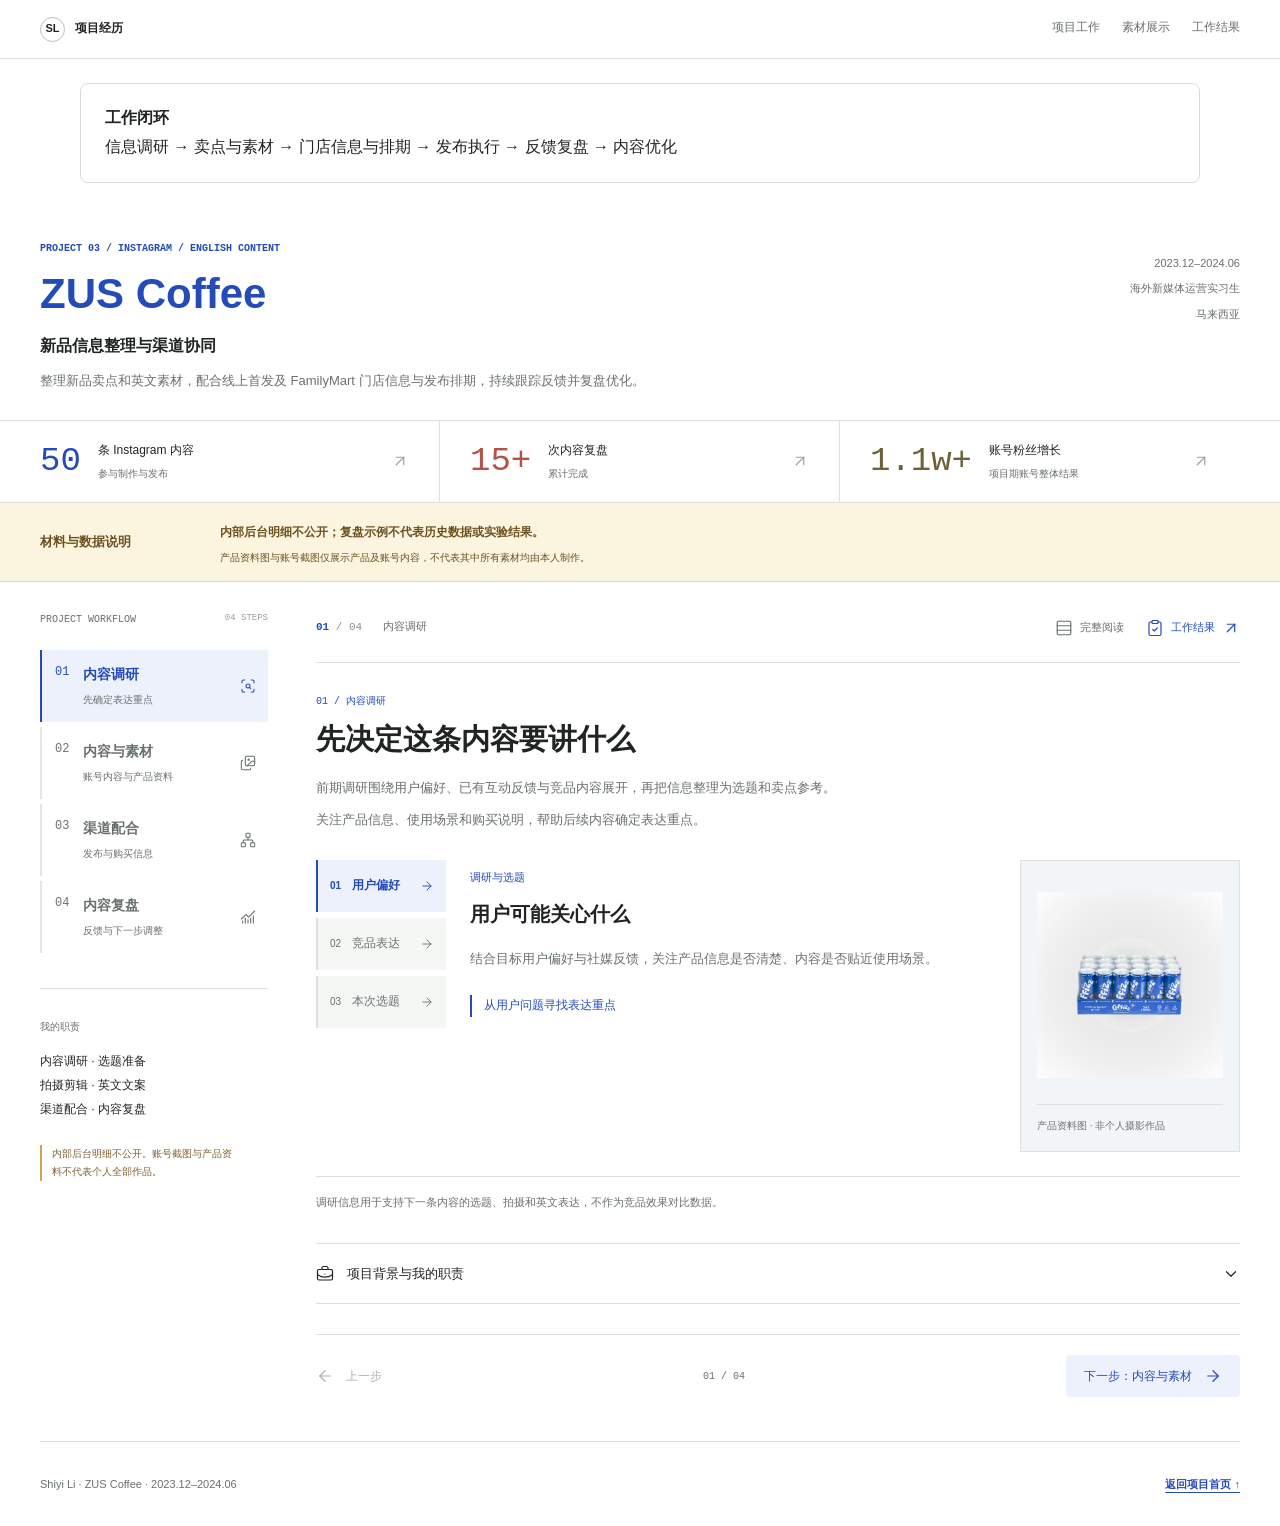
<file: docs/projects/zus-everywhere/case_study.html>
<!doctype html>
<html lang="zh-CN">
<head>
  <meta charset="UTF-8">
  <meta name="viewport" content="width=device-width, initial-scale=1">
  <meta name="description" content="ZUS Coffee 新品信息整理与渠道协同：内容调研、Instagram拍摄剪辑与英文文案、FamilyMart渠道传播及内容复盘。">
  <title>ZUS Coffee 新品信息整理与渠道协同 | Shiyi Li</title>
  <style>
    :root { --ink: #202a38; --blue: #1645c3; --pink: #ad3168; --teal: #08786a; --gold: #805e13; --yellow: #ffe083; --line: #d9e0e8; --muted: #596777; --soft: #f4f6f9; }
    * { box-sizing: border-box; }
    html { scroll-behavior: smooth; scroll-padding-top: 86px; }
    body { margin: 0; color: var(--ink); background: #fff; font: 16px/1.8 Inter, -apple-system, BlinkMacSystemFont, "Segoe UI", "PingFang SC", "Microsoft YaHei", sans-serif; letter-spacing: 0; }
    h1, h2, h3, h4, p, figure { margin: 0; }
    h1, h2, h3, h4 { line-height: 1.4; letter-spacing: 0; text-wrap: balance; }
    p { overflow-wrap: anywhere; }
    a { color: inherit; text-underline-offset: 4px; }
    img { display: block; max-width: 100%; height: auto; }
    button { font: inherit; cursor: pointer; touch-action: manipulation; }
    button, a { -webkit-tap-highlight-color: transparent; }
    [hidden] { display: none !important; }
    :focus-visible { outline: 3px solid var(--pink); outline-offset: 4px; }
    .wrap { width: min(1180px, calc(100% - 64px)); margin-inline: auto; }
    .skip-link { position: fixed; top: 10px; left: 10px; z-index: 100; padding: 8px 12px; background: #fff; transform: translateY(-160%); }
    .skip-link:focus { transform: none; }
    .nav { position: sticky; top: 0; z-index: 30; display: flex; align-items: center; justify-content: space-between; gap: 24px; min-height: 64px; padding: 0 max(32px, calc((100% - 1180px) / 2)); background: #fffffffa; border-bottom: 1px solid var(--line); }
    .brand { display: inline-flex; align-items: center; gap: 10px; color: var(--blue); text-decoration: none; font-size: 13px; font-weight: 750; white-space: nowrap; }
    .brand-mark { display: grid; place-items: center; width: 28px; height: 28px; border: 1px solid var(--blue); border-radius: 50%; font-size: 11px; }
    .nav-links { display: flex; gap: 22px; min-width: 0; overflow: auto; scrollbar-width: none; }
    .nav-links::-webkit-scrollbar { display: none; }
    .nav-links a { display: inline-flex; flex-shrink: 0; align-items: center; min-height: 44px; border-bottom: 2px solid transparent; color: var(--muted); text-decoration: none; font-size: 12px; }
    .nav-links a:hover, .nav-links a[aria-current="location"] { color: var(--blue); border-bottom-color: var(--blue); }
    .hero { position: relative; isolation: isolate; background: #d9e5ed; }
    .hero::before { content: ""; position: absolute; inset: 0; z-index: -1; background: linear-gradient(90deg, #f4f8fcfa 0%, #f4f8fcf5 36%, #f4f8fc75 60%, #f4f8fc00 80%), url("evidence/coffizz-launch.jpg") center 55% / cover no-repeat; }
    .hero-inner { padding-block: 55px 35px; }
    .eyebrow { margin-bottom: 20px; color: var(--blue); font-size: 11px; font-weight: 750; }
    h1 { color: var(--blue); font-size: 64px; line-height: 1.14; font-weight: 850; }
    h1 span { display: block; margin-top: 16px; color: var(--ink); font-size: 36px; line-height: 1.35; }
    .hero-copy { max-width: 570px; margin-top: 22px; color: #334558; font-size: 16px; line-height: 1.9; }
    .hero-meta { display: flex; flex-wrap: wrap; gap: 8px 20px; margin-top: 23px; font-size: 12px; color: #334558; }
    .hero-meta span { padding-left: 9px; border-left: 2px solid var(--blue); }
    .hero-source { max-width: 570px; margin-top: 28px; font-size: 10px; color: #3c4e5f; }
    .hero-source a { display: inline-flex; align-items: center; min-height: 32px; }
    .disclosure { background: var(--yellow); color: #362807; border-bottom: 1px solid #d9b759; }
    .disclosure-inner { display: grid; grid-template-columns: 205px 1fr; align-items: center; gap: 40px; padding-block: 21px; }
    .disclosure h2 { font-size: 18px; }
    .disclosure strong { font-size: 14px; }
    .disclosure p { font-size: 12px; margin-top: 5px; }
    .snapshot { border-bottom: 1px solid var(--line); }
    .metric-row { display: grid; grid-template-columns: repeat(3, minmax(0, 1fr)); }
    .metric { --accent: var(--blue); display: grid; grid-template-columns: auto 1fr; gap: 22px; align-items: center; padding: 28px; border-right: 1px solid var(--line); }
    .metric:first-child { padding-left: 0; }
    .metric:nth-child(2) { --accent: var(--teal); }
    .metric:last-child { --accent: var(--pink); border-right: 0; }
    .metric strong { color: var(--accent); font: 46px/1.2 "SFMono-Regular", Consolas, monospace; white-space: nowrap; }
    .metric b { display: block; font-size: 14px; }
    .metric small { display: block; font-size: 11px; color: var(--muted); margin-top: 4px; }
    .band { border-bottom: 1px solid var(--line); }
    .soft { background: var(--soft); }
    .section { padding-block: 74px; }
    .section-head { display: grid; grid-template-columns: .85fr 1.15fr; gap: 70px; margin-bottom: 34px; align-items: start; }
    .kicker { color: var(--blue); font-size: 11px; font-weight: 750; margin-bottom: 12px; }
    h2 { font-size: 36px; line-height: 1.35; }
    h3 { font-size: 22px; } h4 { font-size: 16px; }
    .lead { font-size: 15px; color: var(--muted); line-height: 1.95; padding-top: 3px; }
    .lead p + p { margin-top: 12px; }
    .roles { display: grid; grid-template-columns: repeat(3, minmax(0, 1fr)); gap: 30px; }
    .role { --accent: var(--blue); display: grid; grid-template-columns: 38px 1fr; gap: 18px; border-top: 3px solid var(--accent); padding-top: 24px; }
    .role:nth-child(2) { --accent: var(--pink); }
    .role:nth-child(3) { --accent: var(--teal); }
    .role > span { font: 28px/1.5 "SFMono-Regular", Consolas, monospace; color: var(--accent); }
    .role p { font-size: 13px; color: var(--muted); margin-top: 10px; }
    .research-grid { display: grid; grid-template-columns: repeat(3, minmax(0, 1fr)); gap: 30px; }
    .research-item { padding-top: 22px; border-top: 1px solid #b3bfcd; }
    .research-item > span { color: var(--blue); font: 12px/1.5 "SFMono-Regular", Consolas, monospace; }
    .research-item h3 { margin-top: 12px; }
    .research-item p { color: var(--muted); font-size: 14px; margin-top: 12px; }
    .research-item small { display: block; font-size: 11px; color: var(--gold); margin-top: 20px; }
    .research-note { padding-top: 24px; margin-top: 28px; border-top: 1px solid var(--line); font-size: 13px; color: var(--muted); }
    .workflow-heading { display: flex; justify-content: space-between; align-items: baseline; gap: 16px; flex-wrap: wrap; margin-bottom: 22px; }
    .workflow-heading h3 { font-size: 19px; }
    .example-label { font-size: 11px; color: var(--gold); font-weight: 650; }
    .workflow { display: grid; grid-template-columns: repeat(6, minmax(0, 1fr)); gap: 22px; list-style: none; margin: 0 0 38px; padding: 0; }
    .workflow li { --accent: var(--blue); position: relative; border-top: 3px solid var(--accent); padding-top: 20px; }
    .workflow li:nth-child(2), .workflow li:nth-child(5) { --accent: var(--pink); }
    .workflow li:nth-child(3), .workflow li:nth-child(6) { --accent: var(--teal); }
    .workflow li:not(:last-child)::after { content: "→"; position: absolute; right: -22px; top: -21px; color: var(--accent); font-size: 23px; background: #fff; padding-inline: 3px; }
    .workflow li > span { display: block; color: var(--accent); font: 29px/1.3 "SFMono-Regular", Consolas, monospace; margin-bottom: 12px; }
    .workflow h4 { font-size: 16px; }
    .workflow p { font-size: 12px; color: var(--muted); margin-top: 8px; }
    .tablist { display: flex; width: min(650px, 100%); padding: 4px; border: 1px solid #b7c4d4; background: #fff; border-radius: 6px; margin-bottom: 24px; }
    .tablist button { flex: 1; min-width: 0; min-height: 46px; padding: 8px 12px; border: 0; border-radius: 3px; color: var(--muted); background: transparent; font-size: 13px; }
    .tablist button[aria-selected="true"] { background: var(--blue); color: #fff; }
    .tablist button:hover:not([aria-selected="true"]) { background: var(--soft); color: var(--blue); }
    .panels { min-width: 0; }
    .panel { padding: 28px 0; border-block: 1px solid var(--line); min-width: 0; }
    .panel + .panel { margin-top: 24px; }
    .enhanced .panels { display: grid; }
    .enhanced .panel { grid-area: 1 / 1; margin: 0; }
    .enhanced .panel[aria-hidden="true"] { visibility: hidden; pointer-events: none; }
    .panel-heading { display: grid; grid-template-columns: 56px 1fr; align-items: center; gap: 20px; margin-bottom: 25px; }
    .panel-heading > span { color: var(--pink); font: 37px/1.2 "SFMono-Regular", Consolas, monospace; }
    .panel-heading small { display: block; font-size: 10px; color: var(--muted); margin-bottom: 7px; }
    .panel-heading h3 { font-size: 24px; }
    .panel-columns { display: grid; grid-template-columns: repeat(3, minmax(0, 1fr)); gap: 30px; }
    .panel-column { --accent: var(--blue); border-top: 3px solid var(--accent); padding-top: 17px; }
    .panel-column:nth-child(2) { --accent: var(--pink); }
    .panel-column:nth-child(3) { --accent: var(--teal); }
    .panel-column h4 { color: var(--accent); }
    .panel-column p { font-size: 14px; color: var(--muted); line-height: 1.9; margin-top: 11px; }
    .material-note { font-size: 11px; color: var(--muted); margin-top: 17px; }
    .evidence { display: grid; grid-template-columns: minmax(0, 1fr) minmax(0, 1fr); gap: 56px; align-items: start; margin-top: 50px; }
    .photo-link { display: block; cursor: zoom-in; border: 1px solid var(--line); background: #fff; }
    .photo-link:hover { outline: 3px solid var(--blue); outline-offset: -3px; }
    .feed img { width: 100%; aspect-ratio: 1206 / 2622; object-fit: contain; }
    figcaption { font-size: 11px; color: var(--muted); margin-top: 12px; }
    .evidence-copy { padding-top: 23px; border-top: 2px solid var(--ink); }
    .evidence-copy h3 { font-size: 27px; }
    .evidence-copy > p { margin-top: 16px; font-size: 14px; color: var(--muted); }
    .evidence-points { margin: 25px 0; }
    .evidence-points > div { padding-block: 16px; border-top: 1px solid var(--line); }
    .evidence-points dt { font-size: 14px; font-weight: 700; }
    .evidence-points dd { margin: 6px 0 0; font-size: 13px; color: var(--muted); }
    .image-note { padding: 16px 18px; margin-top: 20px; border-left: 3px solid #ae790b; background: var(--yellow); color: #362807; font-size: 12px; }
    .product-materials { display: grid; grid-template-columns: 1fr 1fr; gap: 18px; margin-top: 28px; }
    .product-materials img { width: 100%; aspect-ratio: 1; object-fit: contain; }
    .channel-steps { display: grid; grid-template-columns: repeat(3, minmax(0, 1fr)); gap: 30px; margin-bottom: 40px; }
    .channel-step { border-top: 3px solid var(--teal); padding-top: 22px; }
    .channel-step:nth-child(2) { border-color: var(--pink); }
    .channel-step:nth-child(3) { border-color: var(--blue); }
    .channel-step h3 { font-size: 21px; }
    .channel-step p { font-size: 13px; color: var(--muted); margin-top: 11px; }
    .review-intro { display: flex; justify-content: space-between; align-items: baseline; gap: 20px; flex-wrap: wrap; margin-bottom: 22px; }
    .review-intro h3 { font-size: 23px; }
    .review-note { padding: 15px 18px; background: #fff2c8; border-left: 3px solid #c79922; color: #604714; font-size: 12px; margin-bottom: 22px; }
    .results { background: #f1f7f4; }
    .result-list { list-style: none; margin: 0; padding: 0; border-top: 1px solid #b9d2c7; }
    .result-list li { display: grid; grid-template-columns: 55px .8fr 1.2fr; align-items: baseline; gap: 28px; padding-block: 26px; border-bottom: 1px solid #b9d2c7; }
    .result-list li > span { font: 22px/1.2 "SFMono-Regular", Consolas, monospace; color: var(--teal); }
    .result-list h3 { font-size: 22px; }
    .result-list p { font-size: 14px; color: var(--muted); }
    .scope-note { margin-top: 25px; font-size: 12px; color: #4b6258; }
    .scope-note strong { margin-right: 10px; color: #25654a; }
    .footer { padding-block: 22px; font-size: 11px; color: var(--muted); }
    .footer .wrap { display: flex; justify-content: space-between; gap: 20px; align-items: center; }
    .footer a { display: inline-flex; align-items: center; min-height: 44px; font-weight: 700; color: var(--blue); }
    @media (max-width: 1000px) {
      h1 { font-size: 55px; } h1 span { font-size: 32px; } h2 { font-size: 32px; }
      .hero-copy { max-width: 480px; }
      .metric { grid-template-columns: 1fr; gap: 9px; padding-inline: 22px; }
      .metric strong { font-size: 40px; }
      .section-head { gap: 36px; }
      .role { grid-template-columns: 30px 1fr; gap: 12px; } .role h3 { font-size: 20px; }
      .workflow { gap: 15px; } .workflow li:not(:last-child)::after { right: -19px; font-size: 20px; top: -19px; }
      .workflow h4 { font-size: 14px; }
      .evidence { gap: 30px; }
      .product-materials { gap: 12px; }
    }
    @media (max-width: 760px) {
      html { scroll-padding-top: 102px; }
      .wrap { width: calc(100% - 36px); }
      .nav { flex-direction: column; align-items: stretch; padding: 12px 18px 0; gap: 0; }
      .brand { font-size: 12px; } .brand-mark { width: 24px; height: 24px; }
      .nav-links { width: 100%; gap: 23px; } .nav-links a { font-size: 11px; }
      .hero::before { background-image: linear-gradient(90deg, #f4f8fcfa 0%, #f4f8fce8 48%, #f4f8fc85 100%), url("evidence/coffizz-launch.jpg"); background-position: center, 68% center; }
      .hero-inner { padding-block: 32px 22px; }
      h1 { font-size: 44px; } h1 span { margin-top: 14px; font-size: 27px; }
      .eyebrow { font-size: 10px; margin-bottom: 15px; }
      .hero-copy { font-size: 14px; margin-top: 17px; max-width: 390px; }
      .hero-meta { font-size: 10px; gap: 7px 14px; margin-top: 18px; }
      .hero-source { font-size: 10px; margin-top: 16px; }
      .disclosure-inner { grid-template-columns: 1fr; gap: 8px; padding-block: 18px; }
      .disclosure h2 { font-size: 18px; } .disclosure strong { font-size: 12px; } .disclosure p { font-size: 11px; }
      .metric, .metric:first-child { padding: 22px 12px; }
      .metric:first-child { padding-left: 0; } .metric:last-child { padding-right: 0; }
      .metric strong { font-size: 30px; } .metric b { font-size: 12px; } .metric small { font-size: 10px; }
      .section { padding-block: 50px; }
      .section-head { grid-template-columns: 1fr; gap: 18px; margin-bottom: 28px; }
      h2 { font-size: 29px; } .kicker { font-size: 10px; margin-bottom: 10px; } .lead { font-size: 14px; }
      .roles, .research-grid { grid-template-columns: 1fr; gap: 24px; }
      .role { padding-top: 18px; grid-template-columns: 35px 1fr; gap: 15px; }
      .role h3 { font-size: 21px; } .role p { margin-top: 7px; }
      .research-item { padding-top: 18px; } .research-item h3 { font-size: 21px; margin-top: 8px; }
      .research-item p { margin-top: 8px; font-size: 13px; } .research-item small { margin-top: 12px; }
      .research-note { font-size: 12px; padding-top: 20px; margin-top: 25px; }
      .workflow-heading h3 { font-size: 18px; } .example-label { font-size: 10px; }
      .workflow { grid-template-columns: 1fr; gap: 0; margin-bottom: 28px; }
      .workflow li { border-top: 0; border-left: 2px solid var(--accent); padding: 0 0 24px 54px; margin-left: 9px; }
      .workflow li:last-child { padding-bottom: 0; }
      .workflow li > span { position: absolute; top: 1px; left: 14px; font-size: 21px; }
      .workflow h4 { font-size: 17px; } .workflow p { margin-top: 6px; }
      .workflow li:not(:last-child)::after { content: "↓"; top: auto; bottom: 0; left: -10px; right: auto; font-size: 20px; padding: 0; }
      .tablist { width: 100%; margin-bottom: 20px; } .tablist button { font-size: 12px; padding-inline: 6px; }
      .panel { padding-block: 22px; }
      .panel-heading { grid-template-columns: 38px 1fr; gap: 15px; margin-bottom: 20px; }
      .panel-heading > span { font-size: 29px; } .panel-heading h3 { font-size: 21px; }
      .panel-columns { grid-template-columns: 1fr; gap: 23px; }
      .panel-column { padding-top: 15px; } .panel-column p { font-size: 13px; margin-top: 9px; }
      .material-note { font-size: 10px; }
      .evidence { grid-template-columns: 1fr; gap: 26px; margin-top: 35px; }
      .evidence-copy { padding-top: 19px; } .evidence-copy h3 { font-size: 25px; }
      .evidence-copy > p { font-size: 13px; }
      .product-materials { gap: 16px; }
      .channel-steps { grid-template-columns: 1fr; gap: 24px; margin-bottom: 30px; }
      .channel-step { padding-top: 18px; } .channel-step p { margin-top: 8px; }
      .review-intro { gap: 8px; } .review-intro h3 { font-size: 21px; }
      .review-note { font-size: 11px; padding: 14px 16px; }
      .result-list li { grid-template-columns: 32px 1fr; gap: 10px 16px; padding-block: 23px; }
      .result-list li > span { font-size: 19px; } .result-list h3 { font-size: 21px; }
      .result-list p { grid-column: 2; font-size: 13px; }
      .scope-note { font-size: 11px; } .scope-note strong { display: block; margin-bottom: 6px; }
      .footer .wrap { flex-direction: column; align-items: flex-start; gap: 6px; }
    }
    @media (max-width: 360px) { .metric strong { font-size: 26px; } .nav-links { gap: 17px; } }
    @media (prefers-reduced-motion: reduce) { html { scroll-behavior: auto; } }
  </style>
  <link rel="stylesheet" href="../ai-news-dashboard/case-study-workspace.css">
  <link rel="stylesheet" href="../project-workspace.css">
  <link rel="stylesheet" href="../market-workspace.css">
</head>
<body>
  <a class="skip-link" href="#overview">跳至项目内容</a>
  <nav class="nav" aria-label="页面导航">
    <a class="brand" href="../../index.html" aria-label="返回作品集首页"><span class="brand-mark">SL</span><span>Shiyi Li · Supply Chain Operations</span></a>
    <div class="nav-links"><a href="#overview">我的职责</a><a href="#research">内容调研</a><a href="#content">内容执行</a><a href="#review">渠道复盘</a><a href="#results">工作结果</a></div>
  </nav>
  <main><div class="case-loop" style="max-width:1120px;margin:24px auto;padding:20px 24px;border:1px solid #61747b44;border-radius:8px;line-height:1.8"><strong>工作闭环</strong><p>信息调研 → 卖点与素材 → 门店信息与排期 → 发布执行 → 反馈复盘 → 内容优化</p></div>
    <header class="hero">
      <div class="wrap hero-inner">
        <p class="eyebrow">PROJECT 03 / INSTAGRAM · ENGLISH CONTENT</p>
        <h1>ZUS Coffee<span>新品社媒运营<br>与渠道传播</span></h1>
        <p class="hero-copy">整理新品卖点和英文素材，配合线上首发及 FamilyMart 门店信息与发布排期，持续跟踪反馈并复盘优化。</p>
        <div class="hero-meta"><span>2023.12–2024.06</span><span>海外新媒体运营实习生</span><span>马来西亚</span></div>
        <p class="hero-source">COFFIZZ 产品资料图 · 非个人摄影作品 · <a href="https://siakapkeli.my/articles/zus-coffee-perkenalkan-coffizz-kopi-berkarbonat-halal-dalam-tin-pertama-di-malaysia" target="_blank" rel="noopener noreferrer">原图片来源 ↗</a></p>
      </div>
    </header>
    <aside class="disclosure" aria-labelledby="disclosure-title">
      <div class="wrap disclosure-inner"><h2 id="disclosure-title">材料与数据说明</h2><div><strong>内部后台明细不公开；复盘示例不代表历史数据或实验结果。</strong><p>产品资料图与账号截图仅展示产品及账号内容，不代表其中所有素材均由本人制作。</p></div></div>
    </aside>
    <div class="snapshot" aria-label="工作量与账号结果">
      <div class="wrap metric-row">
        <div class="metric"><strong>50</strong><div><b>条 Instagram 内容</b><small>参与制作与发布的内容条数</small></div></div>
        <div class="metric"><strong>15+</strong><div><b>次内容复盘</b><small>累计完成的内容复盘次数</small></div></div>
        <div class="metric"><strong>1.1w+</strong><div><b>账号粉丝增长</b><small>项目期账号整体结果</small></div></div>
      </div>
    </div>

    <section class="band" id="overview"><div class="wrap section">
      <div class="section-head"><div><p class="kicker">01 / 项目背景与职责</p><h2>从内容准备<br>到发布后的复盘</h2></div><div class="lead"><p>在 ZUS Coffee 担任海外新媒体运营实习生期间，我参与新品社媒传播，工作包括前期调研、内容制作与发布，以及渠道信息整理。</p><p>我的职责集中在具体内容工作与传播配合，不代表独立负责整个新品上市或零售渠道业务。</p></div></div>
      <div class="roles">
        <article class="role"><span>01</span><div><h3>调研与选题</h3><p>结合目标用户偏好、社媒反馈与竞品内容，整理新品可以突出哪些卖点。</p></div></article>
        <article class="role"><span>02</span><div><h3>制作与发布</h3><p>参与拍摄、剪辑、英文文案、hashtag 与素材整理，配合发布排期。</p></div></article>
        <article class="role"><span>03</span><div><h3>渠道与复盘</h3><p>配合线上首发及 FamilyMart 传播，每周跟踪内容表现，整理后续调整方向。</p></div></article>
      </div>
    </div></section>

    <section class="band soft" id="research"><div class="wrap section">
      <div class="section-head"><div><p class="kicker">02 / 新品内容调研</p><h2>先弄清楚<br>内容要说什么</h2></div><div class="lead"><p>前期调研围绕用户偏好、已有互动反馈与竞品内容展开，再把信息整理为选题和卖点参考。</p><p>关注产品信息、使用场景和购买说明，帮助后续内容确定表达重点。</p></div></div>
      <div class="research-grid">
        <article class="research-item"><span>01 / 用户</span><h3>用户可能关心什么</h3><p>结合目标用户偏好与社媒反馈，关注产品信息是否清楚、内容是否贴近使用场景。</p><small>从用户问题寻找表达重点</small></article>
        <article class="research-item"><span>02 / 内容</span><h3>其他品牌怎样表达</h3><p>参考竞品如何介绍新品、呈现产品和使用场景，以及怎样说明活动与购买信息。</p><small>观察具体内容，不直接照搬</small></article>
        <article class="research-item"><span>03 / 选题</span><h3>哪些信息适合这次发布</h3><p>结合产品资料与传播安排，整理卖点、画面方向和英文文案需要说明的信息。</p><small>把调研信息带回内容准备</small></article>
      </div>
      <p class="research-note">调研信息用于支持下一条内容的选题、拍摄和英文表达，不作为竞品效果对比数据。</p>
    </div></section>

    <section class="band" id="content"><div class="wrap section">
      <div class="section-head"><div><p class="kicker">03 / Instagram 内容执行</p><h2>选题、拍摄、剪辑<br>与英文内容发布</h2></div><div class="lead"><p>参与完成50条 Instagram 内容发布，涉及选题、拍摄、剪辑、英文文案、hashtag 与素材整理。</p><p>不同内容的参与环节有所不同，具体工作围绕选题、制作、发布与复盘展开。</p></div></div>
      <div class="workflow-heading"><h3>内容工作流程</h3><span class="example-label">工作环节整理 · 非历史排期记录</span></div>
      <ol class="workflow" aria-label="内容工作流程">
        <li><span>01</span><h4>参考内容调研</h4><p>整理反馈与竞品内容</p></li>
        <li><span>02</span><h4>选题与文案</h4><p>准备卖点和英文表达</p></li>
        <li><span>03</span><h4>拍摄与剪辑</h4><p>参与画面与视频制作</p></li>
        <li><span>04</span><h4>确认与排期</h4><p>配合核对素材与时间</p></li>
        <li><span>05</span><h4>内容发布</h4><p>整理文案、标签与素材</p></li>
        <li><span>06</span><h4>每周复盘</h4><p>跟踪表现与互动反馈</p></li>
      </ol>
      <div class="tabbed" data-tab-group="content">
        <div class="tablist" role="tablist" aria-label="三类内容工作" hidden>
          <button id="content-tab-product" type="button" role="tab" aria-controls="content-product">新品介绍</button>
          <button id="content-tab-scene" type="button" role="tab" aria-controls="content-scene">生活场景</button>
          <button id="content-tab-channel" type="button" role="tab" aria-controls="content-channel">购买信息</button>
        </div>
        <div class="panels">
          <article class="panel" id="content-product"><div class="panel-heading"><span>01</span><div><small>新品介绍</small><h3>把产品信息说明白</h3></div></div><div class="panel-columns">
            <div class="panel-column"><h4>要传达什么</h4><p>新品是什么，有哪些值得关注的产品特点，以及本次发布需要说明的信息。</p></div>
            <div class="panel-column"><h4>参与的工作</h4><p>整理产品卖点，参与相关选题、拍摄剪辑与英文文案，配合素材准备。</p></div>
            <div class="panel-column"><h4>内容表达重点</h4><p>产品画面与文案相互对应，产品名称、信息和发布主题保持一致。</p></div>
          </div></article>
          <article class="panel" id="content-scene"><div class="panel-heading"><span>02</span><div><small>生活场景内容</small><h3>让画面贴近使用情境</h3></div></div><div class="panel-columns">
            <div class="panel-column"><h4>要传达什么</h4><p>产品可以出现在哪些日常情境中，让内容不只停留在包装和卖点介绍。</p></div>
            <div class="panel-column"><h4>参与的工作</h4><p>结合选题参与拍摄、剪辑与英文文案，整理不同版本和发布所需素材。</p></div>
            <div class="panel-column"><h4>内容表达重点</h4><p>让产品、场景和文字围绕同一个主题，避免画面与文案各说各的。</p></div>
          </div></article>
          <article class="panel" id="content-channel"><div class="panel-heading"><span>03</span><div><small>购买信息传播</small><h3>把购买信息补充清楚</h3></div></div><div class="panel-columns">
            <div class="panel-column"><h4>要传达什么</h4><p>新品的线上发布与线下渠道信息，让感兴趣的用户知道在哪里了解或购买。</p></div>
            <div class="panel-column"><h4>参与的工作</h4><p>配合线上首发及 FamilyMart 传播，协助整理宣传素材、门店信息与发布排期。</p></div>
            <div class="panel-column"><h4>内容表达重点</h4><p>核对产品名称、渠道说明与发布时间，避免信息遗漏或前后不一致。</p></div>
          </div></article>
        </div>
      </div>
      <p class="material-note">三类内容为工作说明的组织方式，不代表三组对照实验；未展示单条内容的后台数据或转化结论。</p>
      <div class="evidence">
        <figure class="feed"><a class="photo-link" href="../../works/covers/zus-everywhere.jpg" target="_blank" rel="noopener noreferrer" aria-label="查看 ZUS Everywhere 账号截图原图"><img src="../../works/covers/zus-everywhere.jpg" width="1206" height="2622" alt="ZUS Everywhere Instagram 账号截图，包含产品、场景及活动内容" loading="lazy"></a><figcaption>账号截图 · 保留原貌 · 不代表其中所有内容均由本人制作</figcaption></figure>
        <div class="evidence-copy">
          <p class="kicker">账号内容与产品资料</p><h3>画面、英文文案<br>和发布信息一起准备</h3>
          <p>账号截图呈现了产品、生活场景和活动等内容。我的参与范围以本页说明的选题、拍摄剪辑、英文文案及发布配合为准。</p>
          <dl class="evidence-points">
            <div><dt>画面与视频</dt><dd>参与拍摄和剪辑，围绕选题准备相应素材。</dd></div>
            <div><dt>英文文案与标签</dt><dd>参与英文 caption、hashtag 与产品信息整理。</dd></div>
            <div><dt>素材与发布时间</dt><dd>协助整理素材版本，配合发布排期与信息确认。</dd></div>
          </dl>
          <p class="image-note">材料说明：账号截图用于呈现整体内容风格；下方为产品资料图，并非个人摄影或设计作品。</p>
          <div class="product-materials">
            <figure><a class="photo-link" href="evidence/coffizz-product.png" target="_blank" rel="noopener noreferrer" aria-label="查看 COFFIZZ 产品资料原图"><img src="evidence/coffizz-product.png" width="1080" height="1080" alt="COFFIZZ 产品资料图" loading="lazy"></a><figcaption>COFFIZZ 产品资料图</figcaption></figure>
            <figure><a class="photo-link" href="evidence/coffizz-carton.png" target="_blank" rel="noopener noreferrer" aria-label="查看 COFFIZZ 包装资料原图"><img src="evidence/coffizz-carton.png" width="1080" height="1080" alt="COFFIZZ 外箱包装资料图" loading="lazy"></a><figcaption>COFFIZZ 包装资料图</figcaption></figure>
          </div>
        </div>
      </div>
    </div></section>

    <section class="band soft" id="review"><div class="wrap section">
      <div class="section-head"><div><p class="kicker">04 / 渠道协同与内容复盘</p><h2>信息准备齐全<br>发布后继续跟进</h2></div><div class="lead"><p>配合线上首发和 FamilyMart 线下渠道传播，协助整理宣传素材、门店信息、购买入口与发布排期。</p><p>每周跟踪内容表现，累计完成15+次复盘，并根据互动反馈调整后续选题、内容形式与发布节奏。</p></div></div>
      <div class="channel-steps">
        <article class="channel-step"><h3>发布前：核对信息</h3><p>配合整理产品与渠道信息，检查宣传素材和发布时间是否一致。</p></article>
        <article class="channel-step"><h3>发布后：记录反馈</h3><p>跟踪内容表现，整理互动反馈中值得进一步确认的问题。</p></article>
        <article class="channel-step"><h3>复盘时：讨论调整</h3><p>结合内容表现与反馈，整理后续选题、内容形式和发布节奏的调整方向。</p></article>
      </div>
      <div class="review-intro"><h3>复盘时，如何考虑下一步</h3><span class="example-label">复盘思路示意 · 非历史数据结论</span></div>
      <p class="review-note">以下是问题处理思路，不是历史用户原话、真实数据对比或已经验证的优化效果。数据有变化时，先核对内容、时间与其他影响因素，再讨论调整。</p>
      <div class="tabbed" data-tab-group="review">
        <div class="tablist" role="tablist" aria-label="复盘思路示例" hidden>
          <button id="review-tab-info" type="button" role="tab" aria-controls="review-info">购买地点询问</button>
          <button id="review-tab-response" type="button" role="tab" aria-controls="review-response">内容表现变化</button>
          <button id="review-tab-product" type="button" role="tab" aria-controls="review-product">产品问题反馈</button>
        </div>
        <div class="panels">
          <article class="panel" id="review-info"><div class="panel-heading"><span>01</span><div><small>示例情境</small><h3>评论里出现购买地点询问</h3></div></div><div class="panel-columns">
            <div class="panel-column"><h4>关注什么信息</h4><p>用户具体询问哪个产品、哪个地区或哪类购买渠道，不直接把询问当作成交。</p></div>
            <div class="panel-column"><h4>还需要核对什么</h4><p>检查原帖是否说明购买渠道，以及现有门店或购买入口信息是否仍然准确。</p></div>
            <div class="panel-column"><h4>可以怎样调整</h4><p>在信息确认后补充渠道说明，并在后续相关内容中更清楚地呈现购买信息。</p></div>
          </div></article>
          <article class="panel" id="review-response"><div class="panel-heading"><span>02</span><div><small>示例情境</small><h3>一条内容的表现发生变化</h3></div></div><div class="panel-columns">
            <div class="panel-column"><h4>关注什么信息</h4><p>在相同观察时长下，查看可获取的触达和互动表现，避免只看某一个数字。</p></div>
            <div class="panel-column"><h4>还需要核对什么</h4><p>核对主题、形式、发布时间，以及是否有活动或额外推广等影响。</p></div>
            <div class="panel-column"><h4>可以怎样调整</h4><p>提出下一条内容的具体尝试，如调整开头或信息顺序，发布后继续观察，不提前承诺效果。</p></div>
          </div></article>
          <article class="panel" id="review-product"><div class="panel-heading"><span>03</span><div><small>示例情境</small><h3>用户对产品信息有疑问</h3></div></div><div class="panel-columns">
            <div class="panel-column"><h4>关注什么信息</h4><p>区分用户是在询问产品信息，还是表达个人偏好，不从少量评论推断全部用户。</p></div>
            <div class="panel-column"><h4>还需要核对什么</h4><p>回看原内容是否解释清楚，再核对产品资料，确认哪些信息可以补充。</p></div>
            <div class="panel-column"><h4>可以怎样调整</h4><p>把已确认的信息补充到文案或后续选题中，涉及不确定的问题先与团队确认。</p></div>
          </div></article>
        </div>
      </div>
    </div></section>

    <section class="band results" id="results"><div class="wrap section">
      <div class="section-head"><div><p class="kicker">05 / 工作结果</p><h2>参与内容发布<br>持续跟进与复盘</h2></div><div class="lead"><p>工作量以参与发布的内容条数和完成的复盘次数说明。粉丝增长单独作为账号整体结果展示，不归因于某一条内容或个人独立贡献。</p></div></div>
      <ol class="result-list">
        <li><span>01</span><h3>参与50条内容发布</h3><p>涉及选题、拍摄、剪辑、英文文案、hashtag 与素材整理。</p></li>
        <li><span>02</span><h3>完成15+次内容复盘</h3><p>每周跟踪内容表现，根据互动反馈整理后续内容调整方向。</p></li>
        <li><span>03</span><h3>账号粉丝增长1.1w+</h3><p>项目期账号整体变化，不对应个人独立带来的增长。</p></li>
      </ol>
      <p class="scope-note"><strong>统计范围</strong>参与发布的内容条数、累计完成的复盘次数及项目期账号粉丝增长；原始后台明细不作公开展示。</p>
    </div></section>
  </main>
  <footer class="footer"><div class="wrap"><span>Shiyi Li · ZUS Coffee · 2023.12–2024.06</span><a href="../../index.html">返回项目首页 ↑</a></div></footer>
  <script>
    // Shared grid sizing keeps all tab states stable; without JS every panel is readable.
    document.querySelectorAll('[data-tab-group]').forEach(group => {
      const tablist = group.querySelector('[role="tablist"]');
      const tabs = [...tablist.querySelectorAll('[role="tab"]')];
      const panels = [...group.querySelectorAll('.panel')];
      function selectTab(tab) {
        tabs.forEach(item => {
          const selected = item === tab;
          item.setAttribute('aria-selected', String(selected));
          item.tabIndex = selected ? 0 : -1;
        });
        panels.forEach(panel => {
          const selected = panel.id === tab.getAttribute('aria-controls');
          panel.setAttribute('aria-hidden', String(!selected));
          panel.inert = !selected;
        });
      }
      panels.forEach((panel, index) => {
        panel.setAttribute('role', 'tabpanel');
        panel.setAttribute('aria-labelledby', tabs[index].id);
      });
      group.classList.add('enhanced');
      tablist.hidden = false;
      selectTab(tabs[0]);
      tabs.forEach((tab, index) => {
        tab.addEventListener('click', () => selectTab(tab));
        tab.addEventListener('keydown', event => {
          let next;
          if (event.key === 'ArrowRight') next = (index + 1) % tabs.length;
          if (event.key === 'ArrowLeft') next = (index - 1 + tabs.length) % tabs.length;
          if (event.key === 'Home') next = 0;
          if (event.key === 'End') next = tabs.length - 1;
          if (next === undefined) return;
          event.preventDefault();
          selectTab(tabs[next]);
          tabs[next].focus();
        });
      });
    });
    if ('IntersectionObserver' in window) {
      const links = [...document.querySelectorAll('.nav-links a')];
      const observer = new IntersectionObserver(entries => {
        const visible = entries.filter(entry => entry.isIntersecting).sort((a, b) => a.boundingClientRect.top - b.boundingClientRect.top)[0];
        if (!visible) return;
        links.forEach(link => {
          if (link.hash === '#' + visible.target.id) link.setAttribute('aria-current', 'location');
          else link.removeAttribute('aria-current');
        });
      }, { rootMargin: '-110px 0px -55% 0px' });
      links.forEach(link => observer.observe(document.querySelector(link.hash)));
    }
  </script>
  <script src="../ai-news-dashboard/lucide.min.js"></script>
  <script src="../project-workspace.js" data-project="zus"></script>
</body>
</html>
</file>
<file: docs/projects/ai-news-dashboard/case-study-workspace.css>
:root { --ink: #202523; --muted: #69716e; --line: #dce1de; --soft: #f5f7f5; --blue: #126c62; --cyan: #126c62; --pink: #bd514d; }
.project-subtitle { margin-top: 10px; font-size: 20px; }
.hero h1 span { font-size: 36px; }
.need-tabs, .chart-tabs { display: flex; gap: 0; border-bottom: 1px solid var(--line); }
.need-tabs button, .chart-tabs button { border: 0; border-bottom: 2px solid transparent; background: none; padding: 12px 15px; color: var(--muted); font-size: 13px; }
.need-tabs [aria-selected="true"], .chart-tabs [aria-selected="true"] { border-bottom-color: var(--cyan); color: var(--cyan); font-weight: 700; }
.need-explorer { display: grid; grid-template-columns: minmax(0, 1fr) 230px; gap: 40px; }
.need-label { margin-top: 26px; font-size: 11px; color: var(--muted); }
.need-question { margin-top: 8px; font-size: 23px; }
.need-decisions { margin: 23px 0 0; }
.need-decisions > div { display: grid; grid-template-columns: 64px minmax(0, 1fr); gap: 18px; border-top: 1px solid var(--line); padding-block: 14px; font-size: 13px; }
.need-decisions dt { color: var(--muted); }
.need-decisions dd { margin: 0; }
.need-evidence { padding: 15px; background: #f0f3f0; border: 1px solid var(--line); }
.need-evidence img { height: 270px; object-fit: contain; }
.need-evidence figcaption { margin-top: 16px; border-top: 1px solid var(--line); padding-top: 12px; }
.need-evidence figcaption span { font-size: 10px; }
.need-evidence strong { font-size: 12px; margin-top: 4px; }
.need-source { margin-top: 24px; font-size: 11px; color: var(--muted); }
.interactive-case { background: #fff; }
.interactive-case svg.lucide { width: 18px; height: 18px; flex: 0 0 auto; }
.interactive-case .report, .interactive-case .hero-inner, .interactive-case .metric-strip { width: min(1280px, calc(100% - 80px)); }
.interactive-case .site-nav { min-height: 58px; padding: 0 max(40px, calc((100% - 1280px) / 2)); color: var(--ink); background: #fffffff5; border-bottom-color: var(--line); }
.interactive-case .brand-mark { border-color: #b6c0ba; width: 25px; height: 25px; }
.interactive-case .nav-brand { font-size: 12px; }
.interactive-case .nav-links a { color: var(--muted); min-height: 58px; gap: 5px; }
.interactive-case .nav-links a.active, .interactive-case .nav-links a:hover { color: var(--cyan); border-bottom-color: var(--cyan); }
.interactive-case .hero { min-height: 0; background: #fff; color: var(--ink); border-bottom: 1px solid var(--line); }
.interactive-case .hero::before { display: none; }
.interactive-case .hero-inner { position: relative; padding-block: 34px 28px; }
.interactive-case .eyebrow { margin-bottom: 13px; color: var(--cyan); font: 600 10px/1.5 "SFMono-Regular", Consolas, monospace; }
.interactive-case h1 { font-size: 42px; line-height: 1.2; font-weight: 760; }
.interactive-case h1 span { display: inline-block; margin-left: 14px; padding-left: 20px; border-left: 1px solid #acb9b1; font-size: 26px; font-weight: 500; vertical-align: middle; }
.interactive-case .project-subtitle { font-size: 16px; font-weight: 650; margin-top: 13px; }
.interactive-case .hero-copy { color: var(--muted); font-size: 13px; line-height: 1.8; margin-top: 8px; max-width: 730px; }
.interactive-case .hero-meta { position: absolute; right: 0; top: 47px; margin: 0; display: grid; gap: 6px; font-size: 11px; color: var(--muted); }
.interactive-case .hero-meta span { border: none; padding: 0; text-align: right; }
.interactive-case .metric-strip { grid-template-columns: repeat(3, minmax(0, 1fr)); }
.summary-stat { display: flex; align-items: center; gap: 20px; padding: 20px 30px; border-right: 1px solid var(--line); text-decoration: none; }
.summary-stat:first-child { padding-left: 0; }
.summary-stat:last-child { border: 0; }
.summary-stat > strong { font: 500 36px/1.2 "SFMono-Regular", Consolas, monospace; color: var(--cyan); white-space: nowrap; }
.summary-stat:nth-child(2) > strong { color: #b75145; }
.summary-stat:nth-child(3) > strong { color: #6e6137; }
.summary-stat > strong span { font-size: 21px; }
.summary-stat > strong small { font: 11px sans-serif; margin-right: 3px; }
.summary-stat > span { font-size: 12px; }
.summary-stat > span small { display: block; color: var(--muted); font-size: 10px; margin-top: 3px; }
.summary-stat > svg { margin-left: auto; color: #9aa49e; transition: transform .2s; }
.summary-stat:hover svg { transform: translate(2px, -2px); color: var(--ink); }
.workspace { display: grid; grid-template-columns: 228px minmax(0, 1fr); gap: 48px; padding-top: 30px; padding-bottom: 40px; scroll-margin-top: 78px; align-items: start; }
.workspace-rail { position: sticky; top: 83px; }
.rail-label { display: flex; align-items: center; justify-content: space-between; margin-bottom: 23px; font: 10px/1.5 "SFMono-Regular", Consolas, monospace; color: var(--muted); }
.rail-label span { color: #97a099; font-size: 9px; }
.workflow-tabs { display: grid; gap: 5px; }
.workflow-tabs button { position: relative; display: flex; align-items: center; gap: 14px; min-height: 72px; padding: 12px 12px 12px 13px; text-align: left; border: 0; border-left: 2px solid #e2e7e3; background: #fff; color: var(--muted); }
.workflow-tabs button[aria-selected="true"] { border-left-color: var(--cyan); background: #edf4ef; color: #174d3f; }
.workflow-tabs button:hover { background: #f4f7f4; }
.step-number { font: 12px/1.4 "SFMono-Regular", Consolas, monospace; align-self: flex-start; padding-top: 2px; }
.step-text { min-width: 0; }
.step-text strong { display: block; font-size: 14px; font-weight: 650; }
.step-text small { display: block; margin-top: 4px; font-size: 10px; font-weight: 400; color: var(--muted); }
.workflow-tabs button > svg { margin-left: auto; width: 16px !important; height: 16px !important; }
.rail-ownership { margin-top: 35px; padding-top: 22px; border-top: 1px solid var(--line); }
.rail-ownership > span { font-size: 10px; color: var(--muted); }
.rail-ownership p { margin-top: 10px; font-size: 12px; line-height: 2; }
.rail-note { color: #80602f; border-left: 2px solid #d1a550; padding-left: 10px; margin-top: 24px; font-size: 10px; max-width: 195px; }
.workspace-body { min-width: 0; }
.workspace-toolbar { display: flex; align-items: center; justify-content: space-between; gap: 12px; min-height: 34px; margin-bottom: 26px; padding-bottom: 18px; border-bottom: 1px solid var(--line); }
.workspace-breadcrumb { color: #89938c; font: 11px/1.5 "SFMono-Regular", Consolas, monospace; }
.workspace-breadcrumb b { color: var(--cyan); font-weight: 700; }
.workspace-breadcrumb > span { font: 11px sans-serif; color: var(--muted); margin-left: 14px; }
.workspace-actions { display: flex; align-items: center; gap: 22px; }
.workspace-actions a, .workspace-actions button { display: flex; align-items: center; gap: 7px; min-height: 32px; padding: 0; border: 0; background: transparent; color: var(--muted); text-decoration: none; font-size: 11px; }
.workspace-actions .tool-link { color: var(--cyan); }
.workspace-actions a:hover, .workspace-actions button:hover { color: var(--ink); }
.workflow-panel { min-width: 0; scroll-margin-top: 80px; }
.workflow-panel:focus { outline: none; }
.workflow-panel:focus-visible { outline: 2px solid var(--cyan); outline-offset: 9px; }
.workflow-panel:not([hidden]) { animation: reveal-panel .22s ease-out; }
.workflow-panel .section { width: 100%; padding: 0; margin: 0; scroll-margin-top: 85px; }
.workflow-panel .section-head { grid-template-columns: 1fr; gap: 14px; margin-bottom: 28px; }
.workflow-panel .kicker { font: 10px/1.5 "SFMono-Regular", Consolas, monospace; margin-bottom: 9px; color: var(--cyan); }
.workflow-panel h2 { font-size: 29px; line-height: 1.4; font-weight: 700; }
.workflow-panel .section-lead { max-width: 760px; font-size: 13px; line-height: 1.85; }
.workflow-footer { display: flex; justify-content: space-between; align-items: center; gap: 12px; border-top: 1px solid var(--line); margin-top: 30px; padding-block: 20px 4px; }
.workflow-footer button { display: inline-flex; align-items: center; justify-content: center; gap: 12px; border: 0; min-height: 42px; padding: 9px 0; background: #fff; color: var(--cyan); font-size: 12px; }
.workflow-footer button:disabled { color: #aab2ad; cursor: default; }
.workflow-footer .step-next { background: #eaf2ec; padding-inline: 18px; border-radius: 4px; }
.workflow-footer .step-next:hover { background: #dceade; }
.step-position { font: 10px "SFMono-Regular", Consolas, monospace; color: var(--muted); }
.is-full-read .workflow-panel + .workflow-panel { border-top: 1px solid var(--line); margin-top: 45px; padding-top: 40px; }
.is-full-read .workflow-footer { display: none; }
.campaign-flow { padding-block: 20px; border-block: 1px solid var(--line); margin-bottom: 26px; }
.campaign-flow-label { display: flex; justify-content: space-between; gap: 12px; font-size: 11px; }
.campaign-flow-label span + span { color: var(--muted); font-size: 10px; }
.campaign-flow ol { display: grid; grid-template-columns: repeat(4, minmax(0, 1fr)); padding: 0; margin: 30px 0; list-style: none; }
.campaign-flow li { position: relative; min-width: 0; border-top: 1px solid #b7cbbd; padding: 20px 18px 0 0; }
.campaign-flow li > svg { display: block; color: var(--cyan); margin-bottom: 18px; }
.campaign-flow li > span { position: absolute; top: -10px; left: 0; padding-right: 8px; background: #fff; color: #5c7866; font: 10px "SFMono-Regular", Consolas, monospace; }
.campaign-flow li h3 { font-size: 16px; }
.campaign-flow li p { font-size: 11px; color: var(--muted); margin-top: 8px; }
.evidence-jump { display: inline-flex; align-items: center; gap: 16px; font-size: 12px; color: var(--cyan); text-decoration: none; }
.workflow-panel .campaign-brief { border: 0; padding: 0; }
.workflow-panel .campaign-brief h3 { font-size: 18px; margin-block: 6px 15px; }
.workflow-panel .campaign-note, .workflow-panel .case-takeaway { font-size: 12px; padding: 15px 0 15px 15px; border: 0; border-left: 2px solid var(--cyan); margin-block: 26px 0; }
.workflow-panel .campaign-note strong { display: block; margin-bottom: 6px; font-size: 11px; color: var(--cyan); }
.workflow-panel .materials-credit { margin: -7px 0 22px; font-size: 12px; color: #151a17; font-weight: 600; }
.creative-viewer { display: grid; grid-template-columns: 290px minmax(0, 1fr); gap: 38px; align-items: stretch; border-block: 1px solid var(--line); padding-block: 22px; }
.creative-image { position: relative; display: grid; place-items: center; min-width: 0; padding: 15px; background: #f1f3ef; height: 332px; }
.creative-image > img { width: 100%; height: 302px; object-fit: contain; }
.creative-zoom { display: grid; place-items: center; position: absolute; right: 8px; bottom: 8px; width: 36px; height: 36px; border: 1px solid #d9ded8; background: #ffffffee; border-radius: 4px; color: var(--ink); }
.creative-zoom:hover { background: #dcebdd; }
.creative-index { color: var(--cyan); font: 11px "SFMono-Regular", Consolas, monospace; margin-top: 7px; }
.creative-annotation h3 { font-size: 23px; margin-top: 12px; }
.creative-annotation dl, #channel-detail dl { margin: 20px 0 0; }
.creative-annotation dl > div, #channel-detail dl > div { padding-block: 11px; border-top: 1px solid var(--line); display: grid; grid-template-columns: 65px minmax(0, 1fr); gap: 14px; font-size: 12px; }
.creative-annotation dt, #channel-detail dt { color: var(--muted); }
.creative-annotation dd, #channel-detail dd { margin: 0; }
.creative-credit { margin-top: 13px; color: var(--muted); font-size: 10px; }
.workflow-panel .material-group { margin-top: 24px; }
.workflow-panel .material-group + .material-group { padding-top: 0; border: 0; margin-top: 24px; }
.workflow-panel .material-group-head { margin-bottom: 12px; }
.workflow-panel .material-group-head h4 { font-size: 12px; font-weight: 600; }
.workflow-panel .material-group-head > span { font-size: 10px; }
.workflow-panel .journey-material-grid { grid-template-columns: repeat(4, minmax(0, 1fr)); gap: 15px; }
.workflow-panel .campaign-material-visual { max-width: none; height: 96px; padding: 8px; border: 1px solid var(--line); background: #f7f8f5; transition: border-color .18s, background .18s; }
.workflow-panel .campaign-material-visual a { cursor: pointer; }
.workflow-panel .campaign-material-visual a:hover { outline: none; }
.workflow-panel .campaign-material-visual:has(a:focus-visible) { outline: 2px solid var(--cyan); }
.workflow-panel .campaign-material.is-selected .campaign-material-visual { border: 2px solid var(--cyan); padding: 7px; background: #eaf1e8; }
.workflow-panel .campaign-material figcaption { display: block; border: 0; margin-top: 7px; padding: 0; }
.workflow-panel .campaign-material figcaption b, .workflow-panel .campaign-material figcaption span { display: none; }
.workflow-panel .campaign-material figcaption strong { font-size: 11px; font-weight: 500; text-align: center; }
.workflow-panel .campaign-material.is-selected figcaption strong { color: var(--cyan); font-weight: 700; }
.evidence-drawer { margin-top: 30px; border-block: 1px solid var(--line); }
.evidence-drawer > summary { display: flex; align-items: center; gap: 13px; padding: 18px 0; font-size: 13px; cursor: pointer; list-style: none; }
.evidence-drawer > summary::-webkit-details-marker { display: none; }
.evidence-drawer > summary > span { flex: 1; }
.evidence-drawer > summary small { margin-left: 14px; font-size: 10px; color: #80602f; }
.evidence-drawer > summary > svg:last-child { transition: transform .2s; }
.evidence-drawer[open] > summary > svg:last-child { transform: rotate(180deg); }
.evidence-drawer > .section { padding-block: 12px 25px; }
.evidence-drawer h2 { font-size: 23px; }
.workflow-panel .channel-map { grid-template-columns: 170px minmax(0, 1fr); gap: 32px; padding-block: 0 24px; align-items: stretch; border-bottom: 1px solid var(--line); }
.channel-select { display: grid; align-content: start; gap: 6px; }
.channel-select button { display: flex; gap: 12px; align-items: center; min-height: 52px; padding: 12px; border: 0; border-left: 2px solid var(--line); color: var(--muted); font-size: 13px; background: var(--soft); text-align: left; }
.channel-select button > span { font-size: 10px; }
.channel-select button > svg { margin-left: auto; width: 14px !important; }
.channel-select [aria-selected="true"] { background: #eaf2ec; border-color: var(--cyan); color: var(--cyan); }
.channel-content-label { display: block; font-size: 11px; color: var(--cyan); margin-top: 8px; }
#channel-detail { min-height: 230px; }
#channel-detail h3 { font-size: 23px; margin-top: 10px; }
.workflow-panel .subsection-heading { margin-top: 26px; margin-bottom: 20px; }
.workflow-panel .subsection-heading h3 { font-size: 18px; }
.workflow-panel .creator-route { gap: 24px; }
.workflow-panel .creator-route h4 { font-size: 14px; }
.workflow-panel .creator-route p { font-size: 12px; }
.workflow-panel .project-outcomes { gap: 18px; padding-block: 22px; }
.workflow-panel .outcome-value { font-size: 43px; }
.workflow-panel .outcome-value span { font-size: 25px; }
.workflow-panel .outcome-value small { font-size: 11px; }
.workflow-panel .project-outcomes h3 { font-size: 12px; margin-top: 8px; }
.workflow-panel .project-outcomes p { font-size: 11px; margin-top: 6px; }
.workflow-panel #results .back-link { display: none; }
.workflow-panel .outcome-context { margin-top: 15px; font-size: 11px; }
.workflow-panel .outcome-disclosure { padding: 12px 15px; font-size: 10px; margin-top: 18px; background: #fcf4e3; border-left: 2px solid #c1a44a; color: #735b28; }
.workflow-panel .outcome-disclosure strong { display: inline; margin-right: 10px; }
.workflow-panel #research { margin-top: 30px; }
.chart-tabs { margin-top: 18px; }
.chart-tabs button { display: flex; gap: 18px; align-items: center; font-size: 12px; }
.chart-tabs button strong { font: 600 13px "SFMono-Regular", Consolas, monospace; }
.workflow-panel .result-charts { grid-template-columns: minmax(0, 1fr); margin-top: 20px; }
.workflow-panel .result-chart { border-top: 0; padding-top: 0; }
.workflow-panel .result-chart figcaption { display: flex; flex-wrap: wrap; align-items: baseline; gap: 8px 18px; }
.workflow-panel .result-chart figcaption p { margin: 0; }
.workflow-panel .comparison-plot { height: 170px; max-width: 660px; }
.workflow-panel .chart-source { font-size: 10px; }
.workflow-panel .feedback-rows > div { grid-template-columns: minmax(0, 1fr) minmax(0, 1.5fr) 48px; gap: 20px; }
.workflow-panel .feedback-rows span { font-size: 12px; }
.workflow-panel .feedback-rows p { font-size: 12px; }
.review-loop { display: flex; gap: 18px; align-items: center; padding: 18px 0; border-top: 1px solid var(--line); text-decoration: none; color: var(--cyan); margin-top: 25px; }
.review-loop strong { font-size: 13px; }
.review-loop small { display: block; font-size: 11px; color: var(--muted); margin-top: 5px; }
.review-loop > svg:last-child { margin-left: auto; }
.workflow-panel .dashboard-shot { border-color: var(--line); border-radius: 4px; }
.workflow-panel .dashboard-shot img { max-height: 330px; }
.workflow-panel .demo-footer > span { color: var(--muted); }
.workflow-panel .primary-link { color: var(--cyan); border-color: #b6cfc0; }
.tool-drawer { border-top: 0; margin-top: 34px; }
.tool-drawer:first-child { margin-top: 0; }
.tool-drawer + #results { margin-top: 32px; }
.tool-drawer > summary { border-left: 4px solid var(--cyan); background: #e8f2ed; padding: 22px 24px; font-size: 20px; font-weight: 750; color: #173d31; }
.tool-drawer > summary > svg:first-child { width: 26px; height: 26px; color: var(--cyan); }
.tool-drawer > summary small { display: block; margin: 5px 0 0; font-size: 12px; font-weight: 650; color: #805522; }
.tool-drawer > #sop { padding-top: 20px; }
.tool-drawer #sop .section-head { margin-bottom: 16px; }
.tool-drawer #sop .section-head > div { display: none; }
.tool-drawer .demo-footer { margin: 0 0 20px; }
.tool-drawer .demo-footer > span { font-size: 12px; font-weight: 600; color: #805522; }
.tool-drawer .primary-link { min-height: 48px; padding: 11px 22px; border-color: #126c62; background: #126c62; color: #fff; font-size: 14px; font-weight: 650; }
.tool-drawer .primary-link:hover { background: #0e5149; border-color: #0e5149; color: #fff; }
.interactive-case .footer { padding-block: 22px; border-top: 1px solid var(--line); }
@keyframes reveal-panel { from { opacity: .6; transform: translateY(5px); } to { opacity: 1; transform: none; } }
@media (max-width: 1150px) {
  .interactive-case .hero-meta { position: static; display: flex; margin-top: 15px; gap: 12px 20px; }
  .interactive-case .hero-meta span { text-align: left; }
  .workspace { grid-template-columns: 195px minmax(0, 1fr); gap: 28px; }
  .summary-stat { gap: 14px; padding-inline: 20px; }
  .summary-stat > strong { font-size: 29px; }
  .summary-stat > span { font-size: 11px; }
  .summary-stat > svg { display: none; }
  .step-text strong { font-size: 13px; }
  .workflow-tabs button { gap: 10px; padding-left: 10px; }
  .need-explorer { grid-template-columns: minmax(0, 1fr) 195px; gap: 24px; }
  .need-evidence img { height: 240px; }
  .creative-viewer { grid-template-columns: 230px minmax(0, 1fr); gap: 25px; }
  .creative-image { height: 310px; }
  .creative-image > img { height: 280px; }
  .creative-annotation h3 { font-size: 20px; }
  .need-question { font-size: 20px; }
}
@media (max-width: 900px) {
  .interactive-case .report, .interactive-case .hero-inner, .interactive-case .metric-strip { width: calc(100% - 40px); }
  .interactive-case .site-nav { padding-inline: 20px; }
  .workspace { grid-template-columns: minmax(0, 1fr); gap: 24px; padding-top: 20px; scroll-margin-top: 77px; }
  .workspace-rail { position: sticky; top: 58px; background: #fff; z-index: 20; padding-top: 10px; border-bottom: 1px solid var(--line); }
  .rail-label, .rail-ownership, .rail-note { display: none; }
  .workflow-tabs { display: flex; gap: 0; overflow-x: auto; scrollbar-width: thin; scrollbar-color: #d7e0d7 transparent; }
  .workflow-tabs button { min-height: 59px; flex: 1 0 130px; border-left: 0; border-bottom: 2px solid var(--line); gap: 10px; padding: 10px 12px; }
  .workflow-tabs button[aria-selected="true"] { border-bottom-color: var(--cyan); }
  .step-text small { font-size: 9px; }
  .workflow-tabs button > svg { display: none; }
  .step-number { font-size: 10px; }
  .workflow-panel .section, .workflow-panel { scroll-margin-top: 150px; }
  .workspace-toolbar { margin-bottom: 22px; }
  .need-explorer { grid-template-columns: minmax(0, 1fr) 230px; gap: 30px; }
  .creative-viewer { grid-template-columns: 260px minmax(0, 1fr); }
}
@media (max-width: 600px) {
  .interactive-case .site-nav { flex-direction: row; gap: 15px; min-height: 53px; padding-block: 0; }
  .interactive-case .nav-links { width: auto; gap: 15px; }
  .interactive-case .nav-links a { min-height: 53px; font-size: 10px; }
  .interactive-case .nav-links a:first-child, .interactive-case .nav-links a:last-child { display: none; }
  .interactive-case .hero-inner { padding-block: 25px 22px; }
  .interactive-case h1 { font-size: 31px; }
  .interactive-case h1 span { font-size: 19px; padding-left: 12px; margin-left: 8px; }
  .interactive-case .project-subtitle { font-size: 14px; margin-top: 12px; }
  .interactive-case .hero-copy { font-size: 12px; line-height: 1.85; }
  .interactive-case .hero-meta { display: flex; font-size: 10px; gap: 5px 14px; }
  .interactive-case .hero-meta span:first-child { flex-basis: 100%; }
  .summary-stat { display: block; padding: 17px 11px; }
  .summary-stat > strong { display: block; font-size: 27px; min-height: 38px; }
  .summary-stat > strong span { font-size: 17px; }
  .summary-stat > strong small { font-size: 9px; }
  .summary-stat > span { font-size: 10px; line-height: 1.6; display: block; }
  .summary-stat > span small { font-size: 9px; min-height: 30px; }
  .summary-stat:last-child { padding-right: 0; }
  .workspace { gap: 20px; padding-top: 8px; scroll-margin-top: 66px; }
  .workspace-rail { top: 53px; }
  .workflow-tabs button { flex-basis: 128px; padding: 10px; }
  .workspace-breadcrumb > span { display: none; }
  .workspace-actions { gap: 17px; }
  .workspace-actions a, .workspace-actions button { font-size: 10px; gap: 5px; }
  .workspace-actions svg.lucide { width: 15px; height: 15px; }
  .workspace-actions .tool-link > svg:last-child { display: none; }
  .workflow-panel h2 { font-size: 23px; }
  .workflow-panel .section-head { gap: 10px; margin-bottom: 22px; }
  .workflow-panel .section-lead { font-size: 12px; }
  .need-explorer { grid-template-columns: minmax(0, 1fr); gap: 24px; }
  .need-tabs button { flex: 1; font-size: 12px; padding: 10px 8px; }
  .need-label { margin-top: 19px; font-size: 10px; }
  .need-question { font-size: 19px; }
  .need-decisions { margin-top: 17px; }
  .need-decisions > div { font-size: 12px; gap: 14px; padding-block: 12px; }
  .need-evidence { display: grid; grid-template-columns: 132px minmax(0, 1fr); gap: 20px; align-items: center; }
  .need-evidence img { height: 174px; }
  .need-evidence figcaption { border: 0; margin: 0; padding: 0; }
  .need-source { font-size: 10px; margin-top: 18px; }
  .workflow-footer { gap: 8px; }
  .workflow-footer button { font-size: 11px; gap: 7px; }
  .workflow-footer .step-next { padding-inline: 10px; }
  .workflow-footer .step-position { display: none; }
  .campaign-flow-label { flex-direction: column; gap: 4px; }
  .campaign-flow ol { grid-template-columns: repeat(2, minmax(0, 1fr)); gap: 30px 20px; }
  .campaign-flow li h3 { font-size: 15px; }
  .campaign-flow li > svg { margin-bottom: 10px; }
  .workflow-panel .campaign-brief h3 { font-size: 17px; }
  .workflow-panel .campaign-brief dl > div { font-size: 12px; grid-template-columns: 60px minmax(0, 1fr); gap: 12px; }
  .workflow-panel .campaign-brief dt, .workflow-panel .campaign-brief dd { font-size: 12px; }
  .creative-viewer { grid-template-columns: minmax(0, 1fr); gap: 22px; padding-block: 18px; }
  .creative-image { height: 274px; }
  .creative-image > img { height: 244px; }
  .creative-annotation h3 { font-size: 21px; margin-top: 8px; }
  .creative-annotation dl { margin-top: 14px; }
  .creative-annotation dl > div { font-size: 12px; }
  .creative-credit { margin-top: 10px; }
  .workflow-panel .journey-material-grid { gap: 8px; }
  .workflow-panel .campaign-material-visual { height: 80px; padding: 5px; }
  .workflow-panel .campaign-material.is-selected .campaign-material-visual { padding: 4px; }
  .workflow-panel .campaign-material figcaption strong { font-size: 10px; }
  .evidence-drawer > summary { font-size: 12px; }
  .evidence-drawer > summary small { display: block; margin: 4px 0 0; font-size: 9px; }
  .tool-drawer > summary { padding: 18px 15px; font-size: 18px; gap: 12px; }
  .tool-drawer > summary small { font-size: 11px; margin-top: 5px; }
  .tool-drawer .demo-footer { align-items: stretch; gap: 12px; }
  .tool-drawer .demo-footer > span { font-size: 11px; }
  .tool-drawer .primary-link { width: 100%; justify-content: center; }
  .workflow-panel .channel-map { grid-template-columns: minmax(0, 1fr); gap: 18px; }
  .channel-select { display: flex; gap: 5px; }
  .channel-select button { flex: 1; justify-content: center; min-width: 0; font-size: 12px; min-height: 43px; padding: 10px 6px; border-left: 0; border-bottom: 2px solid var(--line); }
  .channel-select button > span, .channel-select button > svg { display: none; }
  #channel-detail { min-height: 225px; }
  #channel-detail h3 { font-size: 21px; }
  .workflow-panel .creator-route { grid-template-columns: minmax(0, 1fr); gap: 0; }
  .workflow-panel .creator-route li { padding-block: 14px; }
  .workflow-panel .creator-route p { margin-top: 6px; }
  .workflow-panel .project-outcomes { grid-template-columns: minmax(0, 1fr); padding: 0; gap: 0; }
  .workflow-panel .project-outcomes > div { grid-template-columns: 115px minmax(0, 1fr); gap: 5px 15px; padding-block: 18px; }
  .workflow-panel .outcome-value { font-size: 34px; }
  .workflow-panel .outcome-value span { font-size: 21px; }
  .workflow-panel .project-outcomes h3 { margin-top: 0; }
  .workflow-panel .subsection-heading h3 { font-size: 17px; }
  .chart-tabs button { justify-content: flex-start; flex-direction: column; align-items: flex-start; gap: 5px; flex: 1; font-size: 11px; padding: 12px 9px; }
  .workflow-panel .comparison-plot { height: 160px; }
  .workflow-panel .feedback-rows > div { grid-template-columns: minmax(0, 1fr) 45px; gap: 6px 12px; }
  .workflow-panel .feedback-rows span, .workflow-panel .feedback-rows p { font-size: 11px; }
  .workflow-panel .feedback-rows strong { font-size: 10px; }
}
@media (max-width: 360px) {
  .interactive-case h1 { font-size: 27px; }
  .interactive-case h1 span { font-size: 17px; }
  .summary-stat > strong { font-size: 23px; }
  .summary-stat { padding-inline: 8px; }
  .need-evidence { grid-template-columns: 110px minmax(0, 1fr); gap: 15px; }
  .need-evidence img { height: 155px; }
  .creative-annotation dl > div { gap: 10px; }
}
@media (prefers-reduced-motion: reduce) {
  .workflow-panel:not([hidden]) { animation: none; }
  .interactive-case * { transition: none !important; scroll-behavior: auto !important; }
}
@media print {
  .interactive-case .site-nav, .workspace-rail, .workspace-toolbar, .workflow-footer, .creative-zoom { display: none; }
  .interactive-case .workspace { display: block; width: 100%; }
  .workflow-panel[hidden], .result-chart[hidden] { display: block !important; }
  .workflow-panel { margin-top: 24px; break-before: auto; }
  .need-explorer, .creative-viewer { break-inside: avoid; }
}
</file>
<file: docs/projects/project-workspace.css>
.companion-case .report { margin-inline: auto; }
.companion-case .wrap { width: min(1280px, calc(100% - 80px)); }
.companion-case .hero-inner { display: block; }
.companion-case .hero { display: block; }
.companion-case .nav-brand { color: var(--ink); }
.companion-case .nav-brand .brand-mark { border-color: #b6c0ba; color: var(--ink); }
.companion-case .hero h1 { max-width: 780px; }
.companion-case .hero-meta { position: absolute; }
.companion-case .hero-meta span { border: 0; }
.project-zus { --cyan: #244bb8; --blue: #244bb8; --teal: #137764; }
.project-zus .eyebrow, .project-zus h1 { color: #244bb8; }
.project-zus .workflow-tabs button[aria-selected="true"], .project-zus .workflow-footer .step-next { background: #edf1fc; color: #244bb8; }
.project-zus .workflow-tabs button:hover, .project-zus .workflow-footer .step-next:hover { background: #e4eafa; }
.project-education h1 { color: #222a26; }
.companion-case .companion-metrics {
  display: grid;
  grid-template-columns: repeat(3, minmax(0, 1fr));
  margin-inline: auto;
}
.project-education .companion-metrics { grid-template-columns: repeat(4, minmax(0, 1fr)); }
.companion-case .summary-stat { padding-block: 19px; gap: 17px; }
.companion-case .summary-stat > strong { font-size: 34px; }
.project-education .summary-stat { padding-inline: 20px; }
.project-education .summary-stat:first-child { padding-left: 0; }
.project-education .summary-stat > strong { font-size: 29px; }
.companion-case .summary-stat:nth-child(4) > strong { color: #a33d63; }
.companion-case .disclosure { border-bottom-color: #e4d7ad; background: #fbf4df; color: #6c5220; }
.companion-case .disclosure-inner { grid-template-columns: 150px minmax(0, 1fr); gap: 30px; padding-block: 14px; }
.companion-case .disclosure h2 { font-size: 13px; }
.companion-case .disclosure strong { font-size: 12px; font-weight: 650; }
.companion-case .disclosure p { font-size: 10px; margin-top: 3px; }
.companion-case .workflow-panel .section { padding: 0; width: 100%; scroll-margin-top: 95px; }
.asset-gallery { scroll-margin-top: 180px; }
.companion-case .section-head .lead { font-size: 13px; line-height: 1.85; }
.companion-case .section-head .lead p + p { margin-top: 8px; }
.companion-case .workflow-panel .kicker { line-height: 1.7; }
.companion-case .workflow-panel h2 { line-height: 1.4; }
.companion-case .workflow-panel h3 { font-size: 21px; }
.companion-case .workflow-panel .lead { color: var(--muted); }
.companion-case .responsibilities-drawer > .section { padding-block: 20px; }
.companion-case .responsibilities-drawer .section-head h2 { font-size: 23px; }
.companion-case .responsibilities, .companion-case .roles { gap: 22px; }
.companion-case .responsibility, .companion-case .role { grid-template-columns: 24px minmax(0, 1fr); gap: 12px; padding-top: 16px; border-top-width: 2px; }
.companion-case .responsibility > span, .companion-case .role > span { font-size: 18px; }
.companion-case .responsibility h3, .companion-case .role h3 { font-size: 15px; }
.companion-case .responsibility p, .companion-case .role p { font-size: 12px; }
.project-explorer { display: grid; grid-template-columns: 165px minmax(0, 1fr); gap: 30px; align-items: start; }
.explorer-tabs { display: grid; gap: 6px; }
.explorer-tabs button { border: 0; border-left: 2px solid var(--line); background: #f5f7f5; min-height: 52px; padding: 12px; display: flex; align-items: center; gap: 11px; color: var(--muted); font-size: 13px; text-align: left; }
.explorer-tabs button > span:first-child { font-size: 10px; }
.explorer-tabs button > svg { margin-left: auto; width: 14px !important; }
.explorer-tabs button[aria-selected="true"] { border-left-color: var(--cyan); background: #eaf2ec; color: var(--cyan); font-weight: 650; }
.project-zus .explorer-tabs button[aria-selected="true"] { background: #edf1fc; }
.explorer-detail { min-width: 0; min-height: 290px; }
.explorer-eyebrow { color: var(--cyan); font-size: 11px; margin-top: 8px; }
.explorer-detail h3 { margin-top: 12px; font-size: 23px; }
.explorer-copy { color: var(--muted); font-size: 13px; line-height: 1.95; margin-top: 18px; }
.explorer-takeaway { color: var(--cyan); border-left: 2px solid var(--cyan); padding-left: 12px; margin-top: 24px; font-size: 12px; }
.explorer-rows { margin: 22px 0 0; }
.explorer-rows > div { display: grid; grid-template-columns: 70px minmax(0, 1fr); gap: 14px; padding-block: 12px; border-top: 1px solid var(--line); font-size: 12px; }
.explorer-rows dt { color: var(--muted); }
.explorer-rows dd { margin: 0; }
.research-body { display: grid; grid-template-columns: minmax(0, 1fr) 220px; gap: 30px; }
.research-body .project-explorer { grid-template-columns: 130px minmax(0, 1fr); gap: 24px; }
.research-body .explorer-tabs button { font-size: 12px; }
.research-body .explorer-detail h3 { font-size: 20px; }
.research-product { padding: 16px; border: 1px solid var(--line); background: #f2f5f8; align-self: stretch; display: grid; align-content: center; }
.research-product img { width: 100%; height: 215px; object-fit: contain; }
.research-product figcaption { font-size: 10px; border-top: 1px solid var(--line); padding-top: 12px; }
.companion-case .research-note { margin-top: 24px; padding-top: 16px; font-size: 11px; }
.companion-case .workflow { gap: 14px; margin-bottom: 30px; }
.companion-case .workflow li { padding-top: 15px; border-top-width: 2px; }
.companion-case .workflow li::after { font-size: 18px; right: -15px; top: -16px; }
.companion-case .workflow li > span { font-size: 20px; margin-bottom: 10px; }
.companion-case .workflow h4 { font-size: 12px; }
.companion-case .workflow p { font-size: 10px; }
.companion-case .workflow-heading { margin-bottom: 19px; }
.companion-case .workflow-heading h3 { font-size: 16px; }
.companion-case .example-label { font-size: 10px; color: #805d23; }
.companion-case .tablist, .companion-case .feedback-tabs { width: 100%; border: 0; border-bottom: 1px solid var(--line); border-radius: 0; padding: 0; background: #fff; }
.companion-case .tablist button, .companion-case .feedback-tabs button { border-radius: 0; border-bottom: 2px solid transparent; background: #fff; color: var(--muted); font-size: 12px; min-height: 44px; padding-inline: 8px; }
.companion-case .tablist button[aria-selected="true"], .companion-case .feedback-tabs button[aria-selected="true"] { background: #fff; border-bottom-color: var(--cyan); color: var(--cyan); font-weight: 700; }
.companion-case .panel { border-top: 0; padding-block: 6px 24px; }
.companion-case .panel-heading { grid-template-columns: 36px minmax(0, 1fr); gap: 16px; margin-bottom: 24px; }
.companion-case .panel-heading > span { font-size: 25px; }
.companion-case .panel-heading h3 { font-size: 23px; }
.companion-case .panel-columns { gap: 25px; }
.companion-case .panel-column { padding-top: 15px; border-top-width: 2px; }
.companion-case .panel-column h4 { font-size: 14px; }
.companion-case .panel-column p { font-size: 12px; }
.companion-case .material-note { font-size: 10px; margin-top: 16px; }
.asset-tabs { display: flex; border-bottom: 1px solid var(--line); margin-bottom: 22px; }
.asset-tabs button { flex: 1; border: 0; background: #fff; border-bottom: 2px solid transparent; color: var(--muted); font-size: 12px; min-height: 44px; padding: 10px; }
.asset-tabs button[aria-selected="true"] { color: var(--cyan); border-color: var(--cyan); font-weight: 700; }
#asset-detail { display: grid; grid-template-columns: 290px minmax(0, 1fr); gap: 36px; border-bottom: 1px solid var(--line); padding-bottom: 25px; min-height: 360px; }
.asset-visual { position: relative; background: #f2f5f8; height: 330px; padding: 16px; display: grid; place-items: center; }
.asset-visual > img { width: 100%; height: 298px; object-fit: contain; }
.asset-zoom { display: grid; place-items: center; position: absolute; right: 9px; bottom: 9px; width: 38px; height: 38px; border: 1px solid var(--line); border-radius: 4px; background: #fffffff2; color: var(--ink); }
.asset-zoom:hover { background: #e1e8fc; }
.asset-count { color: var(--cyan); font-size: 11px; margin-top: 10px; }
.asset-caption h3 { font-size: 24px; margin-top: 15px; }
.asset-caption > p[data-asset-context] { font-size: 13px; color: var(--muted); margin-top: 20px; }
.asset-credit { border-left: 2px solid #c4a556; background: #fbf4df; font-size: 12px; color: #76591b; padding: 13px 16px; margin-top: 22px; }
.asset-original { display: inline-flex; align-items: center; gap: 12px; min-height: 44px; margin-top: 20px; color: var(--cyan); font-size: 12px; text-decoration: none; }
.companion-case .asset-source { margin: 18px 0 0; max-width: none; font-size: 10px; color: var(--muted); }
.companion-case .production-drawer .evidence-copy { border: 0; padding-bottom: 20px; }
.companion-case .production-drawer .evidence-copy h3 { font-size: 20px; }
.companion-case .production-drawer .evidence-copy > p { font-size: 12px; }
.companion-case .production-drawer .evidence-points { display: grid; grid-template-columns: repeat(3, minmax(0, 1fr)); gap: 22px; }
.companion-case .production-drawer .evidence-points dd { font-size: 12px; }
.companion-case .image-note { padding: 13px 15px; font-size: 11px; border-left-width: 2px; background: #fbf4df; }
.asset-lightbox { width: min(900px, calc(100% - 32px)); max-height: calc(100dvh - 32px); padding: 0; border: 0; border-radius: 6px; color: var(--ink); background: #fff; overflow: hidden; }
.asset-lightbox::backdrop { background: #121921bd; }
.asset-lightbox header { display: flex; align-items: center; justify-content: space-between; gap: 16px; min-height: 60px; padding: 10px 18px; border-bottom: 1px solid var(--line); }
.asset-lightbox header h2 { font-size: 17px; }
.asset-close { width: 40px; height: 40px; flex: 0 0 40px; display: grid; place-items: center; border: 0; border-radius: 4px; color: var(--ink); background: var(--soft); }
.asset-lightbox-body { padding: 16px; max-height: calc(100dvh - 155px); overflow: auto; }
.asset-lightbox-body img { width: auto; max-height: calc(100dvh - 190px); max-width: 100%; margin: auto; object-fit: contain; }
.asset-lightbox-note { color: #805d23; font-size: 11px; padding: 10px 18px; border-top: 1px solid var(--line); }
.companion-case .channel-steps { gap: 24px; border-top: 1px solid var(--line); padding-top: 24px; margin: 26px 0 0; }
.companion-case .channel-step { border: 0; padding-top: 0; }
.companion-case .channel-step h3 { font-size: 14px; }
.companion-case .channel-step p { font-size: 12px; }
.companion-case .review-intro { gap: 12px; margin-bottom: 18px; }
.companion-case .review-intro h3 { font-size: 18px; }
.companion-case .review-note { background: #fbf4df; color: #70521d; font-size: 11px; padding: 12px 16px; border-left-width: 2px; }
.companion-case .workflow-panel #results { margin-top: 36px; }
.companion-case .workflow-panel > #results:first-child { margin-top: 0; }
.companion-case .result-metrics { display: grid; grid-template-columns: repeat(3, minmax(0, 1fr)); gap: 24px; padding-block: 24px; border-block: 1px solid var(--line); margin-bottom: 24px; }
.result-metrics strong { display: block; color: var(--cyan); font: 500 40px/1.3 "SFMono-Regular", Consolas, monospace; }
.result-metrics > div:nth-child(2) strong { color: #137764; }
.result-metrics > div:nth-child(3) strong { color: #a94364; }
.companion-case .result-metrics h3 { margin-top: 12px; font-size: 13px; }
.result-metrics p { font-size: 11px; color: var(--muted); margin-top: 5px; }
.companion-case .result-list { border-color: var(--line); }
.companion-case .result-list li { border-color: var(--line); grid-template-columns: 32px minmax(0, .85fr) minmax(0, 1.15fr); gap: 20px; padding-block: 20px; }
.companion-case .result-list li > span { color: var(--cyan); font-size: 16px; }
.companion-case .result-list h3 { font-size: 15px; }
.companion-case .result-list p { font-size: 12px; color: var(--muted); }
.companion-case .scope-note { color: #795a24; font-size: 11px; padding: 14px 16px; border-left: 2px solid #bc9945; background: #fbf4df; }
.companion-case .scope-note strong { color: #795a24; }
.companion-case .footer { padding: 20px 0; margin-inline: auto; width: min(1280px, calc(100% - 80px)); }
.companion-case .footer .wrap { width: 100%; }
.companion-case .case-question { min-height: 86px; grid-template-columns: 40px minmax(0, 1fr); gap: 18px; }
.companion-case .case-question > span { font-size: 29px; }
.companion-case .case-question h3 { font-size: 23px; }
.companion-case .decision-panel { padding-block: 8px 24px; border-top: 0; }
.companion-case .decision-columns { gap: 24px; }
.companion-case .decision-column { border-top-width: 2px; padding-top: 16px; }
.companion-case .decision-column h4 { font-size: 14px; }
.companion-case .decision-column p { min-height: 115px; font-size: 12px; margin-top: 12px; }
.companion-case .decision-column small { font-size: 10px; }
.companion-case .example-note { font-size: 10px; }
.companion-case .usage-path { gap: 16px; padding-top: 22px; margin-bottom: 24px; }
.companion-case .usage-path li { border-top-width: 2px; padding-top: 17px; }
.companion-case .usage-path li::after { font-size: 18px; top: -16px; right: -17px; background: #fff; }
.companion-case .path-number { font-size: 22px; margin-bottom: 14px; }
.companion-case .usage-path h4 { font-size: 13px; }
.companion-case .usage-path p { font-size: 11px; }
.article-outline { margin-top: 25px; padding: 17px 0; border-block: 1px solid var(--line); }
.article-outline > span { color: var(--muted); font-size: 10px; }
.article-outline > p { margin-top: 10px; font-size: 14px; line-height: 1.9; }
.content-connection { display: flex; align-items: center; gap: 16px; margin-top: 28px; border-top: 1px solid var(--line); padding-top: 23px; }
.content-connection > svg { color: var(--cyan); }
.content-connection > div { flex: 1; }
.content-connection strong { font-size: 13px; }
.content-connection p { font-size: 12px; color: var(--muted); margin-top: 8px; }
.content-connection > a { display: inline-flex; align-items: center; gap: 10px; color: var(--cyan); font-size: 12px; text-decoration: none; min-height: 44px; }
.resource-purpose { margin-top: 20px; font-size: 12px; color: var(--cyan); }
.document-preview { padding: 0; margin: 16px 0 0; list-style: none; border-top: 1px solid var(--line); }
.document-preview li { display: grid; grid-template-columns: 22px 50px minmax(0, 1fr); gap: 14px; padding-block: 12px; border-bottom: 1px solid var(--line); align-items: baseline; }
.document-preview span { font: 10px "SFMono-Regular", Consolas, monospace; color: var(--cyan); }
.document-preview strong { font-size: 12px; font-weight: 650; }
.document-preview p { font-size: 12px; color: var(--muted); }
.companion-case .resource-explorer .explorer-detail { min-height: 390px; }
.companion-case .document-outline { grid-template-columns: minmax(0, .8fr) minmax(0, 1.2fr); gap: 30px; margin-top: 28px; padding-top: 26px; }
.companion-case .outline-intro h3 { font-size: 18px; }
.companion-case .outline-intro p { font-size: 12px; }
.companion-case .outline-steps li { grid-template-columns: 22px 62px minmax(0, 1fr); gap: 13px; }
.companion-case .outline-steps li strong { font-size: 12px; }
.companion-case .outline-steps li p { font-size: 11px; }
.companion-case .pilot-stages { grid-template-columns: 165px minmax(0, 1fr); gap: 30px; }
.companion-case .practice-note { font-size: 12px; margin: 24px 0 0; padding: 16px 0 16px 16px; border: 0; border-left: 2px solid var(--cyan); }
.companion-case .practice-note strong { display: block; color: var(--cyan); font-size: 11px; margin-bottom: 7px; }
.companion-case .workflow-summary { font-size: 11px; gap: 8px; margin-top: 23px; padding-top: 17px; }
@media (max-width: 1150px) {
  .companion-case .hero-meta { position: static; }
  .companion-case .summary-stat { gap: 12px; padding-inline: 18px; }
  .companion-case .summary-stat > strong { font-size: 28px; }
  .project-education .summary-stat { display: block; }
  .project-education .summary-stat > strong { display: block; min-height: 40px; }
  .research-body { grid-template-columns: minmax(0, 1fr); gap: 25px; }
  .research-body .project-explorer { grid-template-columns: 155px minmax(0, 1fr); }
  .research-product { grid-template-columns: 150px minmax(0, 1fr); gap: 25px; align-items: center; }
  .research-product img { height: 160px; }
  .research-product figcaption { border: 0; margin: 0; padding: 0; }
  .project-explorer, .companion-case .pilot-stages { grid-template-columns: 145px minmax(0, 1fr); gap: 22px; }
  #asset-detail { grid-template-columns: 230px minmax(0, 1fr); gap: 25px; }
  .asset-visual { height: 310px; }
  .asset-visual > img { height: 278px; }
  .companion-case .workflow { grid-template-columns: repeat(3, minmax(0, 1fr)); gap: 24px; }
  .companion-case .workflow li:nth-child(3)::after { display: none; }
  .companion-case .panel-columns, .companion-case .decision-columns { gap: 18px; }
  .companion-case .decision-column p { min-height: 165px; }
  .companion-case .result-list li { gap: 15px; }
  .result-metrics strong { font-size: 32px; }
}
@media (max-width: 900px) {
  .companion-case .wrap, .companion-case .footer { width: calc(100% - 40px); }
  .companion-case .hero-meta { display: flex; }
  .companion-case .workflow-panel .section { scroll-margin-top: 155px; }
  .companion-case .disclosure-inner { grid-template-columns: 1fr; gap: 7px; padding-block: 13px; }
  .companion-case .disclosure h2 { font-size: 12px; }
  .research-body { grid-template-columns: minmax(0, 1fr) 180px; gap: 24px; }
  .research-body .project-explorer { grid-template-columns: 1fr; gap: 18px; }
  .research-body .explorer-tabs { display: flex; gap: 5px; }
  .research-body .explorer-tabs button { flex: 1; font-size: 11px; justify-content: center; padding: 10px 7px; min-height: 43px; }
  .research-body .explorer-tabs button > span:first-child, .research-body .explorer-tabs button > svg { display: none; }
  .research-product { display: grid; grid-template-columns: 1fr; padding: 12px; gap: 10px; }
  .research-product figcaption { padding-top: 12px; border-top: 1px solid var(--line); font-size: 9px; }
  .companion-case .decision-column p { min-height: 135px; }
}
@media (max-width: 600px) {
  .companion-case .hero h1 { font-size: 32px; }
  .companion-case .hero-meta { position: static; }
  .companion-case .hero-meta span:first-child { flex-basis: auto; }
  .companion-case .summary-stat { display: block; padding: 16px 9px; }
  .companion-case .summary-stat:first-child { padding-left: 0; }
  .companion-case .summary-stat > strong { display: block; font-size: 25px; min-height: 38px; }
  .companion-case .summary-stat > span { font-size: 10px; }
  .companion-case .summary-stat > span small { font-size: 9px; }
  .project-education .companion-metrics { grid-template-columns: repeat(2, minmax(0, 1fr)); }
  .project-education .summary-stat { padding: 13px 12px; display: flex; gap: 14px; }
  .project-education .summary-stat:first-child { padding-left: 12px; }
  .project-education .summary-stat:nth-child(2) { border-right: 0; }
  .project-education .summary-stat:nth-child(n+3) { border-top: 1px solid var(--line); }
  .project-education .summary-stat > strong { min-height: 0; font-size: 22px; }
  .project-education .summary-stat > span { font-size: 10px; }
  .project-education .summary-stat > span small { display: none; }
  .companion-case .disclosure-inner { gap: 5px; }
  .companion-case .disclosure strong { font-size: 11px; }
  .companion-case .disclosure p { font-size: 10px; }
  .companion-case .section-head .lead { font-size: 12px; }
  .companion-case .workflow-panel h3 { font-size: 19px; }
  .project-explorer, .companion-case .pilot-stages { grid-template-columns: 1fr; gap: 21px; }
  .explorer-tabs { display: flex; gap: 4px; }
  .explorer-tabs button { flex: 1; min-width: 0; justify-content: center; border-left: 0; border-bottom: 2px solid var(--line); padding: 10px 5px; min-height: 44px; font-size: 11px; text-align: center; }
  .explorer-tabs button[aria-selected="true"] { border-bottom-color: var(--cyan); }
  .explorer-tabs button > span:first-child, .explorer-tabs button > svg { display: none; }
  .explorer-detail { min-height: 285px; }
  .explorer-detail h3 { font-size: 20px; }
  .explorer-eyebrow { font-size: 10px; }
  .explorer-copy { font-size: 12px; margin-top: 15px; }
  .explorer-rows > div { gap: 12px; grid-template-columns: 62px minmax(0, 1fr); }
  .research-body { grid-template-columns: 1fr; gap: 20px; }
  .research-body .project-explorer { grid-template-columns: 1fr; }
  .research-body .explorer-detail { min-height: 215px; }
  .research-product { grid-template-columns: 135px minmax(0, 1fr); gap: 22px; align-items: center; }
  .research-product img { height: 150px; }
  .research-product figcaption { border: 0; padding: 0; }
  .companion-case .responsibilities, .companion-case .roles { grid-template-columns: 1fr; gap: 20px; }
  .companion-case .responsibility h3, .companion-case .role h3 { font-size: 16px; }
  .companion-case .responsibilities-drawer .section-head h2 { font-size: 21px; }
  .companion-case .workflow { grid-template-columns: repeat(3, minmax(0, 1fr)); gap: 21px 14px; }
  .companion-case .workflow li { margin-left: 0; border-left: 0; border-top: 2px solid var(--accent); padding: 13px 0 0; }
  .companion-case .workflow li > span { position: static; font-size: 17px; }
  .companion-case .workflow h4 { font-size: 11px; }
  .companion-case .workflow p { font-size: 10px; line-height: 1.7; }
  .companion-case .workflow li::after { content: "→"; top: -15px; right: -13px; left: auto; bottom: auto; font-size: 16px; }
  .companion-case .panel-heading h3 { font-size: 21px; }
  .companion-case .panel-columns { grid-template-columns: 1fr; gap: 18px; }
  .companion-case .panel-column p { margin-top: 8px; }
  .companion-case .panel-column h4 { font-size: 13px; }
  .companion-case .tablist button { font-size: 11px; }
  #asset-detail { grid-template-columns: 1fr; gap: 21px; }
  .asset-tabs button { padding-inline: 6px; font-size: 11px; }
  .asset-visual { height: 275px; }
  .asset-visual > img { height: 243px; }
  .asset-caption h3 { font-size: 21px; }
  .asset-caption > p[data-asset-context] { font-size: 12px; margin-top: 13px; }
  .asset-credit { font-size: 11px; margin-top: 17px; }
  .asset-original { margin-top: 12px; }
  .companion-case .production-drawer .evidence-points { grid-template-columns: 1fr; gap: 0; }
  .companion-case .channel-steps { grid-template-columns: 1fr; gap: 20px; }
  .companion-case .channel-step h3 { font-size: 14px; }
  .companion-case .result-metrics { gap: 12px; padding-block: 20px; }
  .result-metrics strong { font-size: 24px; }
  .companion-case .result-metrics h3 { font-size: 11px; }
  .result-metrics p { font-size: 10px; }
  .companion-case .result-list li { grid-template-columns: 26px minmax(0, 1fr); gap: 8px 13px; }
  .companion-case .result-list p { grid-column: 2; font-size: 12px; }
  .companion-case .result-list h3 { font-size: 16px; }
  .companion-case .case-question h3 { font-size: 21px; }
  .companion-case .decision-columns { grid-template-columns: 1fr; gap: 18px; }
  .companion-case .decision-column p { min-height: 0; font-size: 12px; margin-top: 9px; }
  .companion-case .decision-column h4 { font-size: 14px; }
  .companion-case .decision-column small { padding-top: 9px; margin-top: 10px; }
  .companion-case .usage-path { grid-template-columns: 1fr; gap: 0; padding-top: 10px; }
  .companion-case .usage-path li { border-left-width: 2px; border-top: 0; padding-top: 15px; }
  .companion-case .usage-path li::after { content: "↓"; right: auto; top: auto; bottom: -10px; left: -9px; }
  .companion-case .usage-path h4 { font-size: 14px; }
  .companion-case .content-connection { flex-wrap: wrap; gap: 12px; }
  .content-connection > div { flex-basis: calc(100% - 40px); }
  .content-connection > a { margin-left: 30px; }
  .companion-case .document-outline { grid-template-columns: 1fr; gap: 23px; }
  .companion-case .resource-explorer .explorer-detail { min-height: 410px; }
  .document-preview li { grid-template-columns: 20px 42px minmax(0, 1fr); gap: 10px; }
  .article-outline > p { font-size: 13px; }
  .companion-case .feedback-tabs button { padding-inline: 6px; font-size: 11px; }
}
@media (max-width: 360px) {
  .companion-case .summary-stat > strong { font-size: 22px; }
  .project-education .summary-stat { gap: 8px; padding-inline: 8px; }
  .project-education .summary-stat:first-child { padding-left: 8px; }
  .project-education .summary-stat > strong { font-size: 21px; }
  .research-product { grid-template-columns: 115px minmax(0, 1fr); }
  .result-metrics strong { font-size: 21px; }
  .explorer-rows > div { grid-template-columns: 58px minmax(0, 1fr); gap: 10px; }
}
</file>
<file: docs/projects/market-workspace.css>
.interactive-case [hidden] { display: none !important; }
.interactive-case button, .interactive-case a { touch-action: manipulation; }
.interactive-case .workspace { margin-inline: auto; }
.interactive-case .workflow-panel .campaign-briefs { grid-template-columns: minmax(0, 1fr); gap: 0; }
.campaign-tabs { margin-bottom: 24px; }
.campaign-tabs button { min-height: 46px; flex: 1; }
.workflow-panel .field-evidence { margin-top: 24px; gap: 24px; }
.workflow-panel .event-visual img { height: 260px; }
.workflow-panel .event-evidence figcaption { grid-template-columns: 26px minmax(0, 1fr); gap: 10px; }
.workflow-panel .event-evidence figcaption strong { font-size: 14px; }
.workflow-panel .event-evidence figcaption span { font-size: 12px; }
.workflow-panel .work-route { margin-block: 20px; }
.workflow-panel .work-route h3 { font-size: 15px; }
.workflow-panel .work-route p { font-size: 12px; }
.workflow-panel .work-route .route-number { font-size: 25px; }
.workflow-panel .field-evidence .photo-link { display: block; max-width: 550px; }
.workflow-panel .field-evidence img { object-fit: contain; }
.workflow-panel .evidence-context h3 { font-size: 18px; }
.workflow-panel .evidence-context p, .workflow-panel .evidence-context dd { font-size: 12px; }
.workflow-panel .production-drawer > .workflow-heading { padding-top: 12px; }
.workflow-panel .production-drawer .workflow { margin-top: 25px; }
.workflow-panel .production-drawer .material-note { padding-bottom: 20px; }
.project-partnership .confidential-label { font-size: 12px; }
.project-partnership .confidential-label small { font-size: 9px; }
.project-partnership .project-subtitle { font-weight: 600; }
.project-partnership .explorer-detail > a { display: inline-flex; align-items: center; gap: 10px; min-height: 44px; color: var(--cyan); margin-top: 20px; font-size: 13px; text-decoration: none; }
.project-partnership .work-grid { grid-template-columns: repeat(2, minmax(0, 1fr)); gap: 24px; }
.project-partnership .work-item { padding-top: 14px; border-top-width: 2px; }
.project-partnership .work-number { font-size: 24px; margin-bottom: 12px; }
.project-partnership .work-item h3 { font-size: 17px; }
.project-partnership .map-note { margin-top: 24px; }
.project-partnership .evidence-notice { background: #fbf4df; color: #70521d; padding: 14px 16px; margin-bottom: 24px; }
.project-partnership .evidence-notice strong { font-size: 12px; }
.project-partnership .evidence-notice p { font-size: 11px; }
.project-partnership .evidence-grid { grid-template-columns: repeat(2, minmax(0, 1fr)); gap: 25px; }
.project-partnership .evidence, .project-partnership .evidence:nth-child(-n+2) { grid-column: auto; }
.project-partnership .evidence-frame, .project-partnership .evidence:nth-child(-n+2) .evidence-frame { aspect-ratio: 4 / 3; }
.project-partnership .evidence figcaption strong { font-size: 14px; }
.project-partnership .evidence-heading { flex-wrap: wrap; gap: 5px; }
.project-partnership .evidence-heading span { font-size: 10px; }
.project-partnership .evidence figcaption { margin-top: 10px; padding-top: 10px; }
.project-partnership .outcome-grid { border-block: 1px solid var(--line); }
.project-partnership .outcome { padding: 24px 20px; }
.project-partnership .outcome + .outcome { border-color: var(--line); }
.project-partnership .outcome span, .project-partnership .contribution strong { color: var(--cyan); }
.project-partnership .outcome h3 { margin-top: 15px; font-size: 18px; }
.project-partnership .outcome p, .project-partnership .signing-evidence figcaption p, .project-partnership .contribution p { color: var(--muted); font-size: 12px; }
.project-partnership .signing-evidence { width: min(680px, 100%); }
.project-partnership .signing-evidence .evidence-frame { aspect-ratio: 1188 / 573; }
.project-partnership .records { gap: 20px; }
.project-partnership .record { border-top-width: 2px; }
.interactive-case .workflow-tabs button:focus-visible, .interactive-case [role="tab"]:focus-visible { outline: 2px solid var(--cyan); outline-offset: -3px; }
@media (max-width: 900px) {
  .project-partnership .confidential-inner { grid-template-columns: 1fr; gap: 8px; }
  .project-partnership .topbar { flex-wrap: wrap; gap: 0 15px; }
  .project-partnership .topnav { flex: 1; justify-content: flex-end; }
}
@media (max-width: 600px) {
  .workflow-panel .field-evidence { grid-template-columns: minmax(0, 1fr); }
  .workflow-panel .event-visual img { height: 230px; }
  .campaign-tabs button { padding-inline: 6px; font-size: 12px; }
  .project-partnership .evidence-grid { grid-template-columns: minmax(0, 1fr); }
  .project-partnership .evidence-frame { max-height: 260px; }
  .project-partnership .outcome-grid { grid-template-columns: minmax(0, 1fr); }
  .project-partnership .outcome { padding: 18px 0; }
  .project-partnership .outcome + .outcome { border-left: 0; border-top: 1px solid var(--line); }
  .project-partnership .contribution { display: block; }
  .project-partnership .records { grid-template-columns: minmax(0, 1fr); gap: 18px; }
  .project-partnership .work-grid { grid-template-columns: minmax(0, 1fr); }
  .project-partnership .topnav { gap: 14px; }
  .project-partnership .evidence-notice { display: block; }
  .project-partnership .evidence-notice p { margin-top: 5px; }
}
</file>
<file: docs/projects/ai-news-dashboard/case-study-analysis.css>
.creator-route-compact { grid-template-columns: repeat(3, minmax(0, 1fr)); gap: 36px; }
.campaign-briefs { display: grid; grid-template-columns: repeat(2, minmax(0, 1fr)); gap: 40px; }
.campaign-brief { padding-top: 22px; border-top: 3px solid var(--blue); }
.campaign-brief:nth-child(2) { border-top-color: var(--cyan); }
.brief-label { font-size: 11px; font-weight: 750; color: var(--muted); }
.campaign-brief h3 { margin-block: 10px 22px; font-size: 23px; }
.campaign-brief dl { margin: 0; }
.campaign-brief dl > div { display: grid; grid-template-columns: 68px minmax(0, 1fr); gap: 16px; padding-block: 14px; border-top: 1px solid var(--line); }
.campaign-brief dt { font-size: 13px; font-weight: 700; }
.campaign-brief dd { margin: 0; font-size: 13px; line-height: 1.9; color: var(--muted); }
.campaign-note { margin: 26px 0 32px; padding-block: 18px; border-block: 1px solid var(--line); color: var(--muted); font-size: 14px; }
.campaign-note strong { color: var(--ink); margin-right: 12px; }
.case-takeaway { margin-top: 32px; padding: 18px 0 18px 20px; border-left: 3px solid var(--cyan); font-size: 14px; }
.case-takeaway strong { display: block; margin-bottom: 7px; color: var(--cyan); font-size: 12px; }
.review-journey { display: grid; grid-template-columns: repeat(4, minmax(0, 1fr)); gap: 28px; padding: 0; margin: 0; list-style: none; }
.review-journey li { position: relative; border-top: 2px solid var(--blue); padding-top: 18px; }
.review-journey li:not(:last-child)::after { content: "→"; position: absolute; top: -17px; right: -22px; padding-inline: 3px; background: #fff; color: var(--muted); }
.review-journey li > span { color: var(--blue); font: 12px/1.5 "SFMono-Regular", Consolas, monospace; }
.review-journey h3 { margin-block: 8px 6px; font-size: 17px; }
.review-journey p { font-size: 12px; color: var(--muted); }
.chart-context, .chart-source { font-size: 12px; line-height: 1.85; color: var(--muted); }
.chart-context { margin-top: -12px; }
.result-charts { display: grid; grid-template-columns: repeat(2, minmax(0, 1fr)); gap: 48px; margin-top: 30px; }
.result-chart { min-width: 0; border-top: 3px solid var(--chart-color); padding-top: 20px; }
.result-chart h4 { font-size: 17px; }
.result-chart figcaption p { margin-top: 7px; font-size: 12px; color: var(--muted); }
.comparison-plot { position: relative; height: 208px; margin: 44px 0 42px; }
.plot-scale { position: absolute; left: 0; top: 0; bottom: 0; width: 28px; }
.plot-scale span { position: absolute; right: 0; transform: translateY(50%); font: 11px/1 "SFMono-Regular", Consolas, monospace; color: var(--muted); }
.plot-data { position: absolute; inset: 0 20px 0 42px; border-bottom: 1px solid #b7c3cf; }
.plot-gridline { position: absolute; left: 0; right: 0; border-top: 1px solid #e7ebef; }
.plot-data svg { position: absolute; inset: 0; width: 100%; height: 100%; overflow: visible; }
.plot-data line { stroke: var(--chart-color); stroke-width: 3; fill: none; }
.plot-point { position: absolute; transform: translate(-50%, 50%); width: 12px; height: 12px; border-radius: 50%; border: 3px solid var(--chart-color); background: var(--chart-color); }
.plot-point.baseline { background: #fff; }
.plot-point b { position: absolute; bottom: 18px; left: 50%; transform: translateX(-50%); white-space: nowrap; color: var(--chart-color); background: #fff; padding-inline: 3px; font: 700 18px/1 "SFMono-Regular", Consolas, monospace; }
.plot-period { position: absolute; bottom: -30px; transform: translateX(-50%); font-size: 12px; white-space: nowrap; color: var(--muted); }
.chart-source { padding-top: 18px; border-top: 1px solid var(--line); }
.project-outcomes { display: grid; grid-template-columns: repeat(3, minmax(0, 1fr)); gap: 36px; padding-block: 28px; border-block: 1px solid var(--line); }
.project-outcomes > div { min-width: 0; }
.outcome-value { display: block; font-size: 76px; font-weight: 750; line-height: 1.4; color: var(--blue); white-space: nowrap; }
.outcome-value span { font-size: 42px; }
.outcome-value small { font: 600 15px/1.5 Inter, -apple-system, sans-serif; margin-right: 6px; }
.project-outcomes > div:nth-child(2) .outcome-value { color: var(--cyan); }
.project-outcomes > div:nth-child(3) .outcome-value { color: var(--pink); }
.project-outcomes h3 { margin-top: 16px; font-size: 17px; }
.project-outcomes p { margin-top: 10px; color: var(--muted); font-size: 13px; }
.outcome-context { margin-top: 20px; font-size: 12px; color: var(--muted); }
.outcome-disclosure { max-width: none; margin-top: 20px; padding: 16px 20px; border-left: 3px solid var(--pink); background: #fff0f4; color: #742546; }
.outcome-disclosure strong { display: block; margin-bottom: 6px; }
@media (max-width: 1000px) {
  .creator-route-compact { gap: 24px; }
  .result-charts { gap: 30px; }
  .project-outcomes { gap: 24px; }
  .outcome-value { font-size: 56px; }
  .outcome-value span { font-size: 30px; }
  .project-outcomes h3 { font-size: 15px; }
}
@media (max-width: 720px) {
  .campaign-briefs { grid-template-columns: 1fr; gap: 28px; }
  .campaign-brief h3 { font-size: 21px; margin-bottom: 18px; }
  .campaign-note { font-size: 13px; }
  .creator-route-compact { grid-template-columns: 1fr; gap: 18px; }
  .case-takeaway { font-size: 13px; padding-left: 16px; margin-top: 26px; }
  .review-journey { grid-template-columns: 1fr; gap: 0; }
  .review-journey li { margin-left: 8px; border-top: 0; border-left: 2px solid var(--blue); padding: 10px 0 22px 45px; }
  .review-journey li > span { position: absolute; left: 13px; top: 13px; }
  .review-journey li:not(:last-child)::after { content: "↓"; top: auto; right: auto; left: -9px; bottom: -9px; padding-inline: 0; z-index: 1; }
  .review-journey h3 { margin-top: 0; font-size: 16px; }
  .result-charts { grid-template-columns: 1fr; gap: 28px; }
  .comparison-plot { height: 190px; }
  .chart-context, .chart-source { font-size: 11px; }
  .project-outcomes { grid-template-columns: 1fr; gap: 0; padding-block: 0; }
  .project-outcomes > div { display: grid; grid-template-columns: 134px minmax(0, 1fr); column-gap: 18px; padding-block: 24px; }
  .project-outcomes > div + div { border-top: 1px solid var(--line); }
  .outcome-value { grid-row: 1 / 3; align-self: center; font-size: 44px; }
  .outcome-value span { font-size: 25px; }
  .outcome-value small { font-size: 12px; margin-right: 2px; }
  .project-outcomes h3 { margin-top: 0; font-size: 14px; }
  .project-outcomes p { margin-top: 7px; font-size: 11px; }
  .outcome-disclosure { padding: 14px 16px; font-size: 11px; }
}
@media (max-width: 360px) {
  .project-outcomes > div { grid-template-columns: 122px minmax(0, 1fr); column-gap: 14px; }
  .outcome-value { font-size: 40px; }
}
</file>
